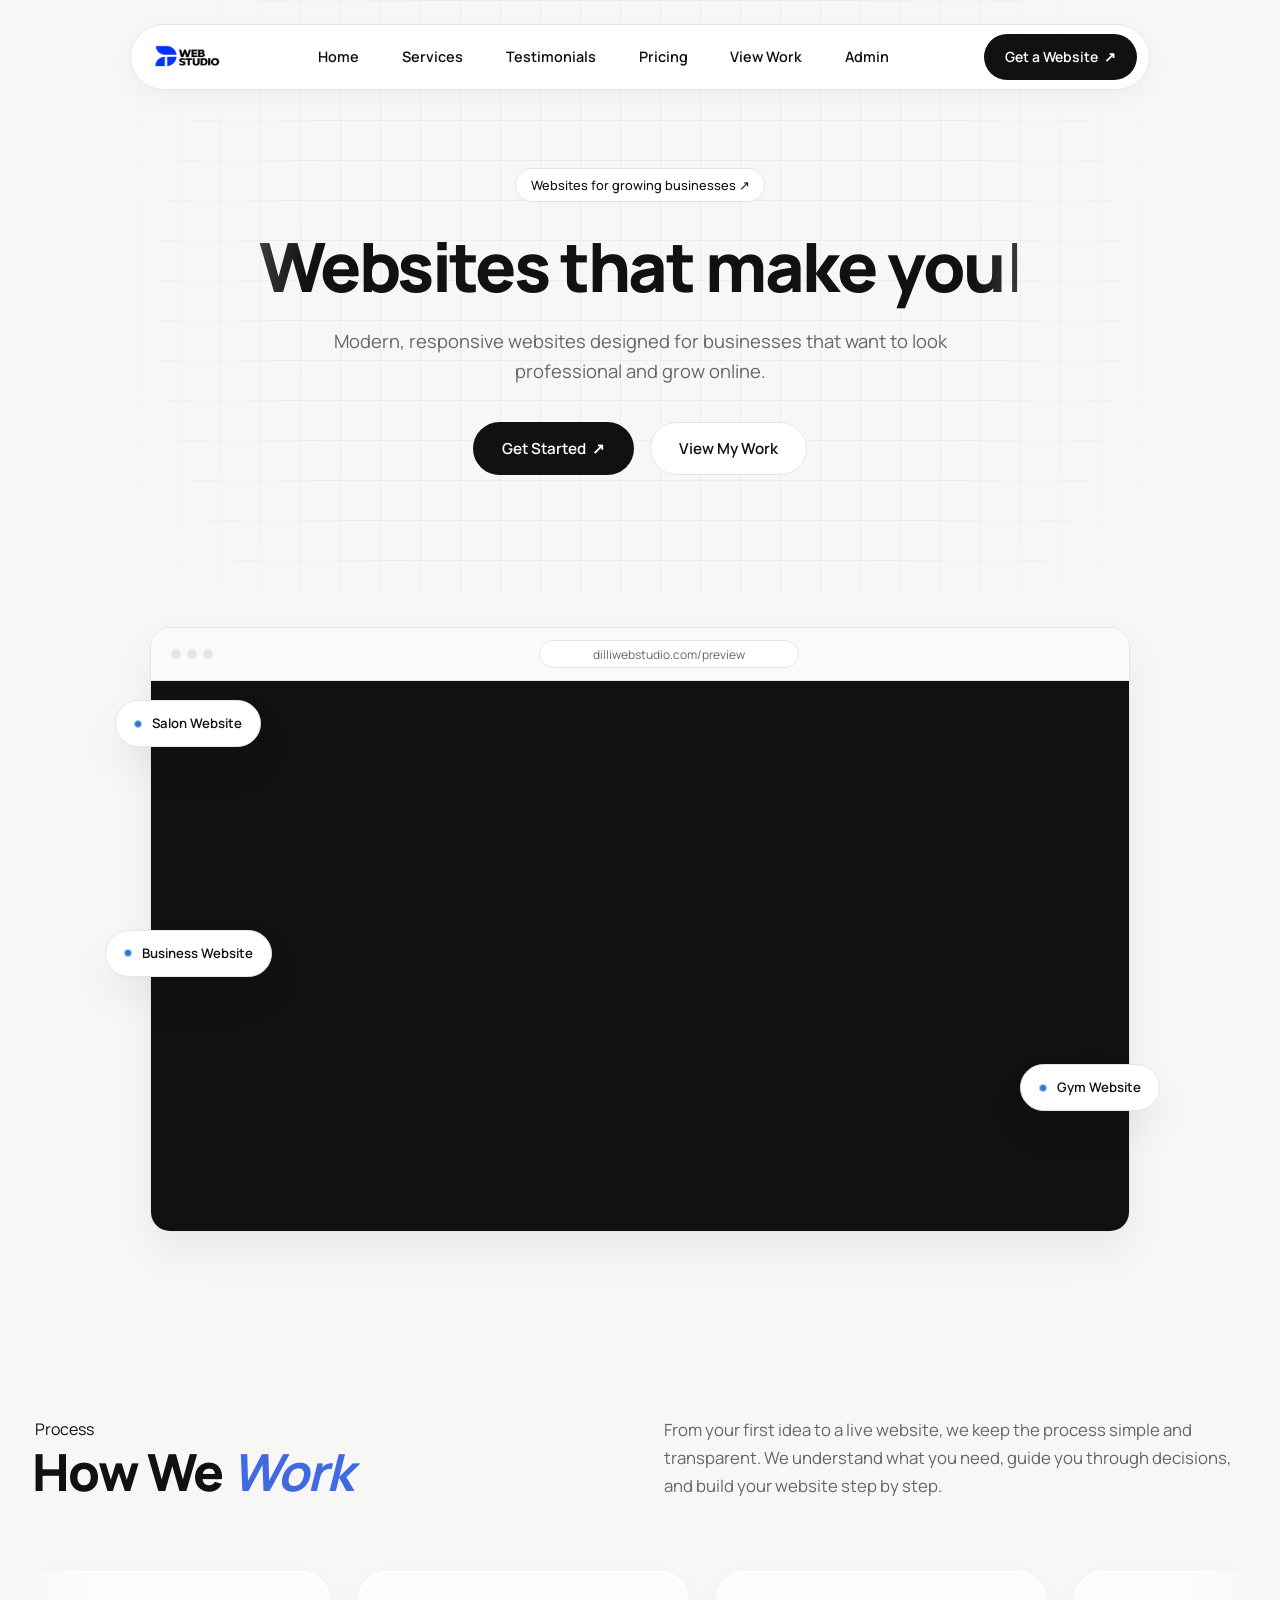
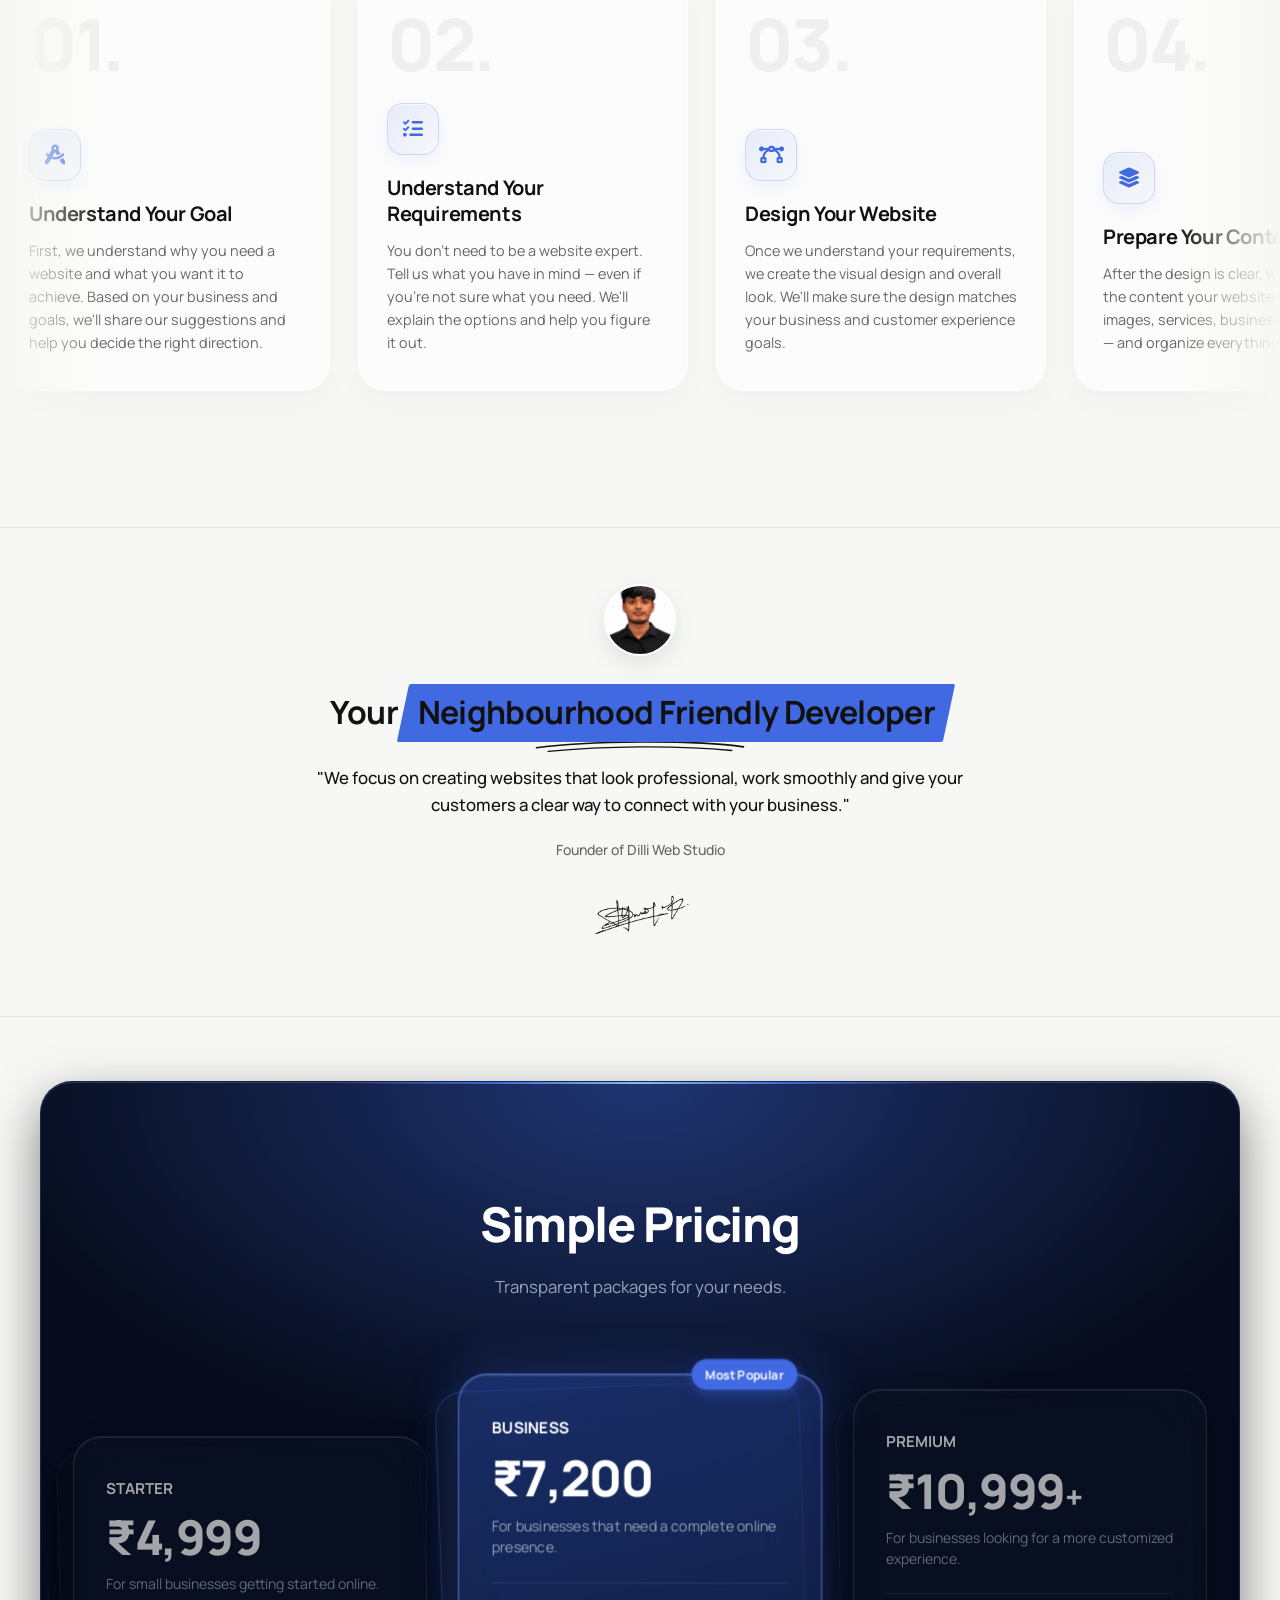
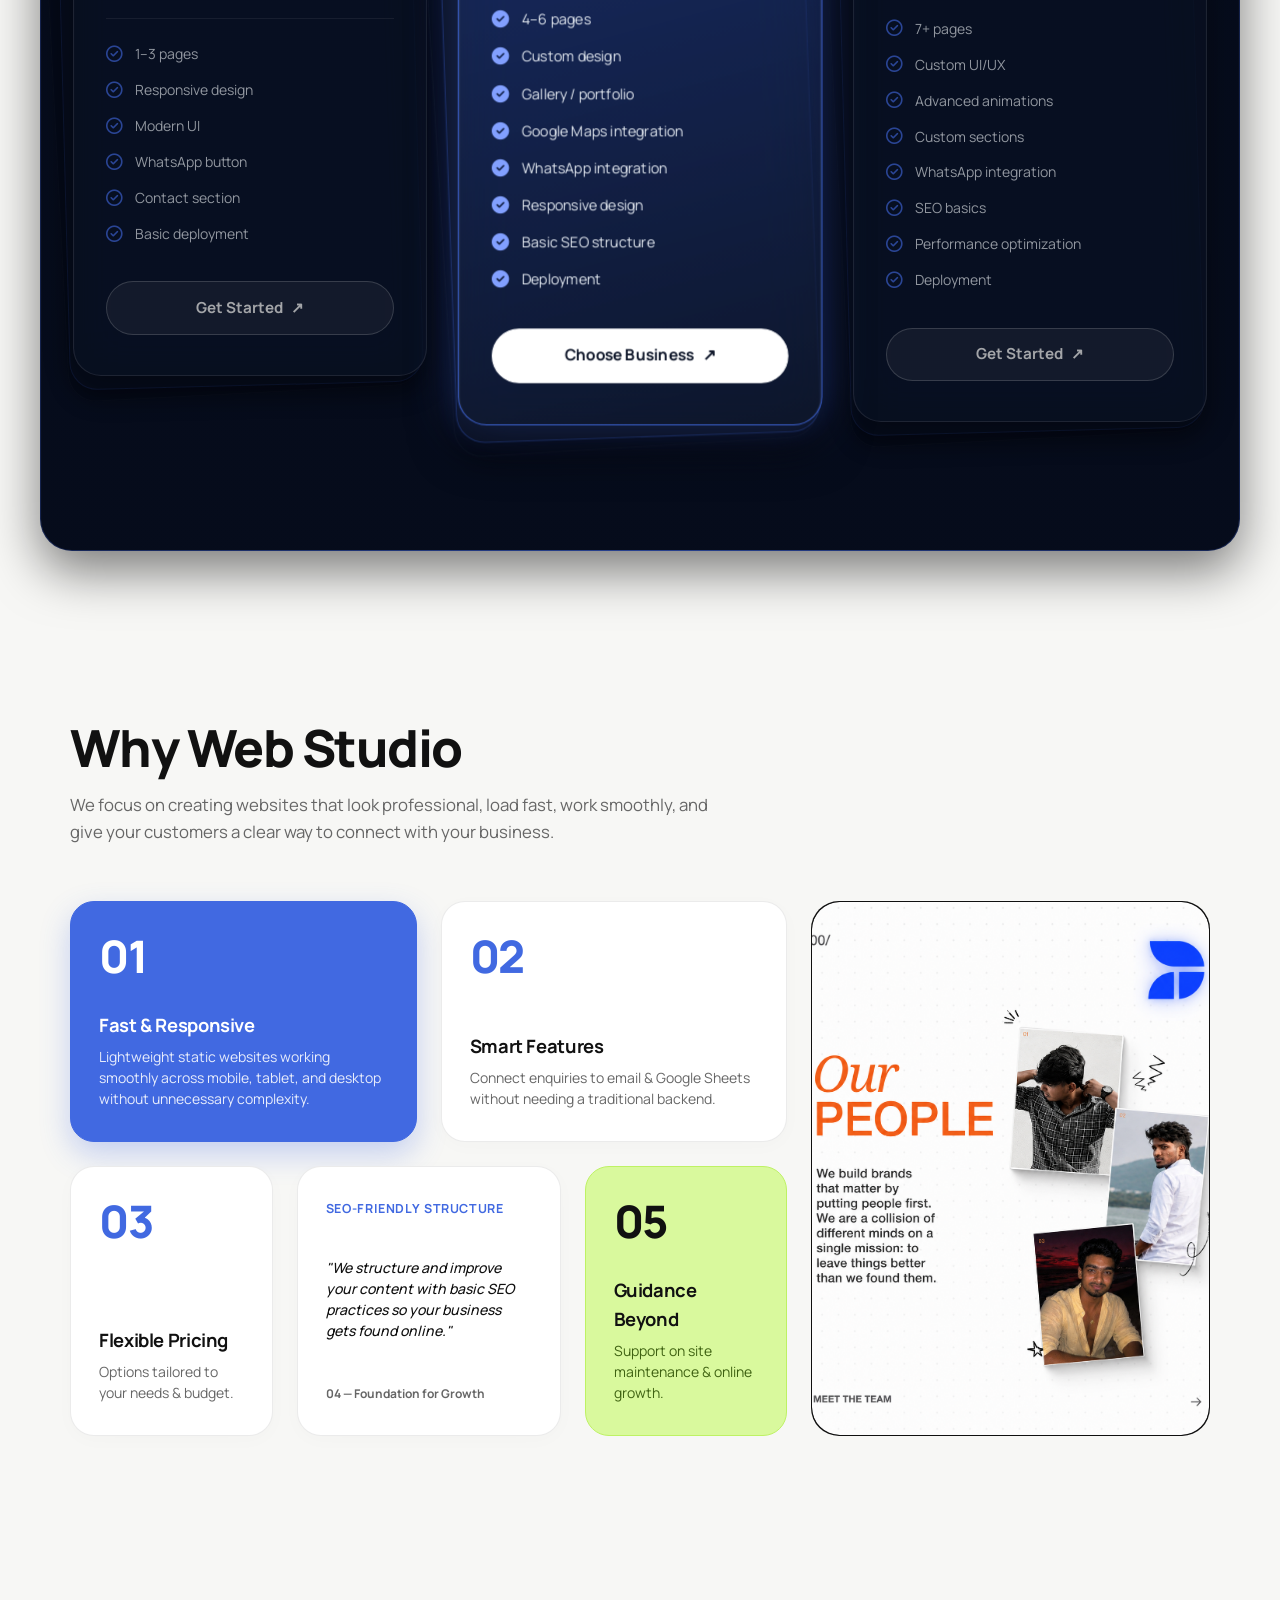
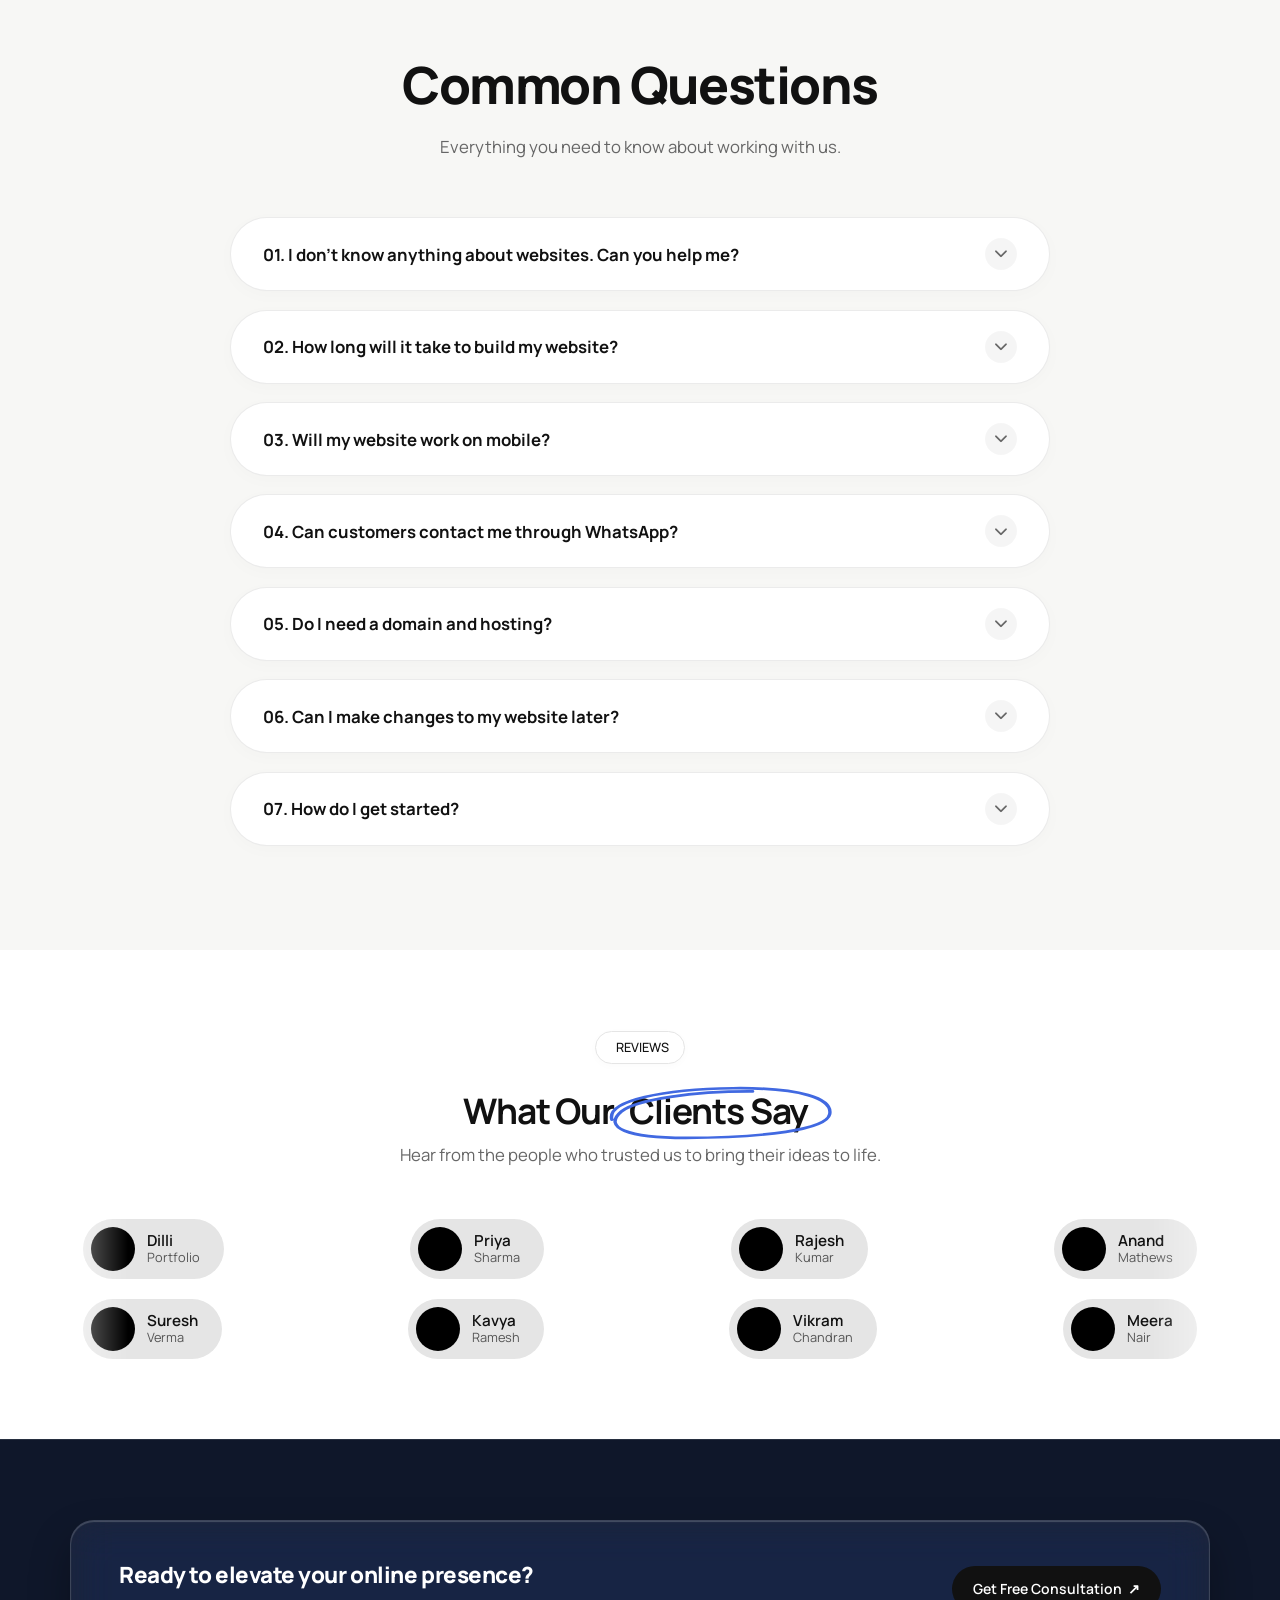
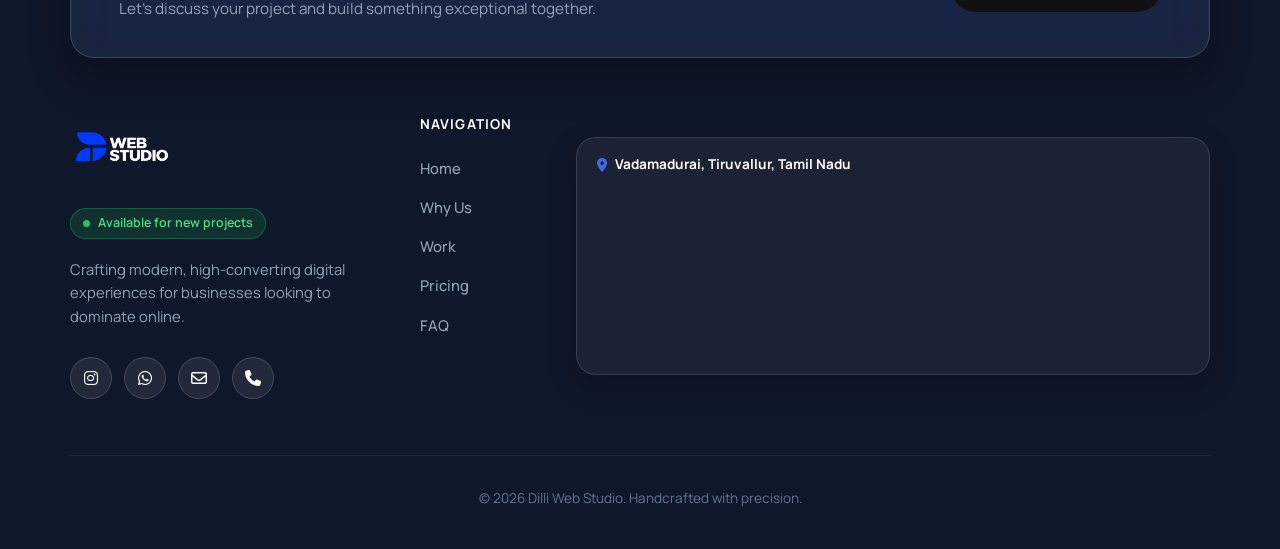
<file: index.html>
<!DOCTYPE html>
<html lang="en">

<head>
    <meta charset="UTF-8" />
    <meta name="viewport" content="width=device-width, initial-scale=1.0" />
    <title>Dilli Web Studio — Websites for Growing Businesses</title>
    <link rel="stylesheet" href="style.css">
    <link rel="stylesheet" href="css/testimonial.css">

    <link rel="stylesheet" href="https://cdnjs.cloudflare.com/ajax/libs/font-awesome/6.5.1/css/all.min.css" />

    <link rel="icon" type="image/png" href="data/WebStudio-FinalLogo2.png">
    <link rel="apple-touch-icon" href="data/WebStudio-FinalLogo2.png">
    <!-- Typography: Manrope -->
    <link rel="preconnect" href="https://fonts.googleapis.com">
    <link rel="preconnect" href="https://fonts.gstatic.com" crossorigin>
    <link href="https://fonts.googleapis.com/css2?family=Manrope:wght@400;500;600;700;800&display=swap"
        rel="stylesheet">
</head>

<body>

    <!-- NAVBAR -->
    <header class="header-nav">
        <div class="nav-pill">
            <a href="#home" class="brand-logo">
                <img src="data/WebStudio-FinalLogo.png" alt="Dilli Web Studio Logo" class="brand-logo-img" />
            </a>

            <ul class="nav-menu" id="navMenu">
                <li><a href="#home" class="nav-link">Home</a></li>
                <li><a href="services.html" class="nav-link">Services</a></li>
                <li><a href="#testimonials" class="nav-link">Testimonials</a></li>
                <li><a href="#pricing" class="nav-link">Pricing</a></li>
                <li><a href="projects.html" class="nav-link">View Work</a></li>
                <li><a href="admin/index.html" class="nav-link">Admin</a></li>
            </ul>

            <div class="nav-actions">
                <a href="message.html" target="_blank" class="btn-pill btn-primary">
                    Get a Website <span class="btn-arrow">↗</span>
                </a>
                <button class="mobile-toggle" id="mobileToggle" aria-label="Toggle Menu">
                    <i class="fa-solid fa-bars"></i>
                </button>
            </div>
        </div>
    </header>

    <main>
        <!-- HERO SECTION -->
        <section id="home" class="hero-section">
            <div class="badge-announcement">
                <span>Websites for growing businesses ↗</span>
            </div>

            <!-- Empty heading container for automatic typing animation -->
            <h1 class="hero-heading">
                <span id="typing-text"></span><span class="typing-cursor">|</span>
            </h1>

            <p class="hero-description">
                Modern, responsive websites designed for businesses that want to look professional and grow online.
            </p>

            <div class="hero-cta-group">
                <a href="https://wa.me/918825858292" target="_blank" class="btn-pill btn-primary">
                    Get Started <span class="btn-arrow">↗</span>
                </a>
                <a href="projects.html" class="btn-pill btn-secondary">View My Work</a>
            </div>
        </section>

        <!-- PRO DUAL-OPTION GLASS NOTIFICATION WIDGET -->
        <div class="pro-whatsapp-widget">

            <!-- Frosted Glass Card -->
            <div class="pro-whatsapp-popup glass-card-theme" id="whatsappPopup">
                <button onclick="closeWhatsApp()" class="popup-close-btn" aria-label="Close notification">
                    <i class="fa-solid fa-xmark"></i>
                </button>

                <div class="popup-header">
                    <div class="popup-avatar-group">
                        <img src="data/pic-of-mee.png" class="popup-avatar-img" alt="Dilli Shankar" />
                        <span class="active-pulse"></span>
                    </div>
                    <div class="popup-meta">
                        <span class="popup-sender">Dilli Shankar</span>
                        <span class="popup-status"><i class="fa-solid fa-circle text-green"></i> Online & Ready to
                            Help</span>
                    </div>
                </div>

                <!-- Tab Option Switcher -->
                <div class="notif-tab-switcher">
                    <button class="notif-tab active" id="tabChatBtn" onclick="switchNotifTab('chat')">
                        <i class="fa-brands fa-whatsapp"></i> Direct Chat
                    </button>
                    <button class="notif-tab" id="tabFormBtn" onclick="switchNotifTab('form')">
                        <i class="fa-solid fa-paper-plane"></i> Quick Inquiry
                    </button>
                </div>

                <!-- View 1: Direct WhatsApp Chat -->
                <div class="notif-tab-content active" id="notifChatView">
                    <div class="popup-body">
                        <p class="popup-message">
                            👋 Hey there! Have a question about your project? Chat directly on WhatsApp.
                        </p>
                    </div>
                    <a href="https://wa.me/918825858292?text=Hi%2C%20I%20would%20like%20to%20discuss%20building%20a%20website!"
                        target="_blank" rel="noopener noreferrer" class="popup-cta-btn wa-bg">
                        <span>Start WhatsApp Chat</span>
                        <i class="fa-brands fa-whatsapp"></i>
                    </a>
                </div>

                <!-- View 2: Lead Submission Form (Google Apps Script) -->
                <div class="notif-tab-content" id="notifFormView">
                    <form id="leadCaptureForm" onsubmit="handleLeadSubmit(event)" class="notif-form">
                        <div class="form-group-sm">
                            <input type="text" id="leadName" name="Name" placeholder="Your Name" required
                                class="notif-input" />
                        </div>
                        <div class="form-group-sm">
                            <input type="tel" id="leadPhone" name="Phone" placeholder="WhatsApp Number" required
                                class="notif-input" />
                        </div>
                        <button type="submit" class="popup-cta-btn blue-bg" id="leadSubmitBtn">
                            <span>Submit Inquiry</span>
                            <i class="fa-solid fa-check"></i>
                        </button>
                        <div id="formSuccessMsg" class="form-success-alert"></div>
                    </form>
                </div>
            </div>

            <!-- Floating Circular Face Trigger -->
            <a href="javascript:void(0)" onclick="toggleNotificationCard()" class="pro-whatsapp-btn"
                aria-label="Contact Dilli Shankar">
                <img src="data/pic-of-mee.png" class="trigger-face-avatar" alt="Dilli Shankar Profile" />
                <span class="btn-wa-icon-badge"><i class="fa-brands fa-whatsapp"></i></span>
                <span class="btn-unread-badge">1</span>
            </a>

        </div>

        <!-- SHOWCASE / VIDEO SECTION -->
        <section id="mywork" class="showcase-section">
            <div class="showcase-wrapper">

                <!-- Floating Accent Badges -->
                <div class="floating-card float-1">
                    <span class="dot-status"></span> Salon Website
                </div>
                <div class="floating-card float-2">
                    <span class="dot-status"></span> Gym Website
                </div>
                <div class="floating-card float-3">
                    <span class="dot-status"></span> Business Website
                </div>

                <!-- Browser Frame with Embedded Video -->
                <div class="browser-frame">
                    <div class="browser-header">
                        <div class="browser-dots">
                            <div class="dot"></div>
                            <div class="dot"></div>
                            <div class="dot"></div>
                        </div>
                        <div class="browser-address">dilliwebstudio.com/preview</div>
                    </div>

                    <!-- Video Viewport -->
                    <div class="mockup-video-container">
                        <video autoplay loop muted playsinline class="showcase-video">
                            <source src="data/demo.mp4" type="video/mp4" />
                            Your browser does not support the video tag.
                        </video>
                    </div>
                </div>

            </div>
        </section>

        <!-- HOW WE WORK SECTION -->
        <section id="ourwork" class="how-it-works-section" id="how-we-work">
            <div class="how-it-works-container">

                <!-- Header -->
                <div class="how-it-works-header">
                    <div class="header-left">
                        <span class="badge-pill">
                            <i class="fa-solid fa-sparkles"></i> Process
                        </span>
                        <h2 class="section-title">How We <em class="highlight-blue-italic">Work</em></h2>
                    </div>
                    <div class="header-right">
                        <p class="section-desc">
                            From your first idea to a live website, we keep the process simple and transparent. We
                            understand what you need, guide you through decisions, and build your website step by step.
                        </p>
                    </div>
                </div>

                <!-- Infinite Auto-Scrolling Glass Track -->
                <div class="process-carousel-wrapper">
                    <div class="process-cards-track">

                        <!-- Set 1 (Original) -->
                        <div class="process-card glass-card">
                            <span class="card-step-num">01.</span>
                            <div class="card-body">
                                <div class="card-icon-glass">
                                    <i class="fa-solid fa-compass-drafting"></i>
                                </div>
                                <h3 class="card-title">Understand Your Goal</h3>
                                <p class="card-text">First, we understand why you need a website and what you want it to
                                    achieve. Based on your business and goals, we'll share our suggestions and help you
                                    decide the right direction.</p>
                            </div>
                        </div>

                        <div class="process-card glass-card">
                            <span class="card-step-num">02.</span>
                            <div class="card-body">
                                <div class="card-icon-glass">
                                    <i class="fa-solid fa-list-check"></i>
                                </div>
                                <h3 class="card-title">Understand Your Requirements</h3>
                                <p class="card-text">You don't need to be a website expert. Tell us what you have in
                                    mind — even if you're not sure what you need. We'll explain the options and help you
                                    figure it out.</p>
                            </div>
                        </div>

                        <div class="process-card glass-card">
                            <span class="card-step-num">03.</span>
                            <div class="card-body">
                                <div class="card-icon-glass">
                                    <i class="fa-solid fa-bezier-curve"></i>
                                </div>
                                <h3 class="card-title">Design Your Website</h3>
                                <p class="card-text">Once we understand your requirements, we create the visual design
                                    and overall look. We'll make sure the design matches your business and customer
                                    experience goals.</p>
                            </div>
                        </div>

                        <div class="process-card glass-card">
                            <span class="card-step-num">04.</span>
                            <div class="card-body">
                                <div class="card-icon-glass">
                                    <i class="fa-solid fa-layer-group"></i>
                                </div>
                                <h3 class="card-title">Prepare Your Content</h3>
                                <p class="card-text">After the design is clear, we'll work on the content your website
                                    needs — text, images, services, business information — and organize everything
                                    properly.</p>
                            </div>
                        </div>

                        <div class="process-card glass-card">
                            <span class="card-step-num">05.</span>
                            <div class="card-body">
                                <div class="card-icon-glass">
                                    <i class="fa-solid fa-laptop-code"></i>
                                </div>
                                <h3 class="card-title">Bring Design to Life</h3>
                                <p class="card-text">Once design and content are ready, we move into development and
                                    build the responsive front-end so your website works smoothly across mobile, tablet,
                                    and desktop.</p>
                            </div>
                        </div>

                        <div class="process-card glass-card">
                            <span class="card-step-num">06.</span>
                            <div class="card-body">
                                <div class="card-icon-glass">
                                    <i class="fa-solid fa-network-wired"></i>
                                </div>
                                <h3 class="card-title">Add Smart Functionality</h3>
                                <p class="card-text">We can add useful features using Google Apps Script — such as
                                    contact form submissions, email notifications, and sending enquiry data directly to
                                    Google Sheets.</p>
                            </div>
                        </div>

                        <div class="process-card glass-card">
                            <span class="card-step-num">07.</span>
                            <div class="card-body">
                                <div class="card-icon-glass">
                                    <i class="fa-solid fa-paper-plane"></i>
                                </div>
                                <h3 class="card-title">Launch Your Website</h3>
                                <p class="card-text">Once everything is tested and you're happy with the result, we'll
                                    help get your website live with the appropriate hosting and deployment setup based
                                    on your requirements.</p>
                            </div>
                        </div>

                        <!-- Set 2 (Duplicated for Seamless Infinite Loop) -->
                        <div class="process-card glass-card" aria-hidden="true">
                            <span class="card-step-num">01.</span>
                            <div class="card-body">
                                <div class="card-icon-glass">
                                    <i class="fa-solid fa-compass-drafting"></i>
                                </div>
                                <h3 class="card-title">Understand Your Goal</h3>
                                <p class="card-text">First, we understand why you need a website and what you want it to
                                    achieve. Based on your business and goals, we'll share our suggestions and help you
                                    decide the right direction.</p>
                            </div>
                        </div>

                        <div class="process-card glass-card" aria-hidden="true">
                            <span class="card-step-num">02.</span>
                            <div class="card-body">
                                <div class="card-icon-glass">
                                    <i class="fa-solid fa-list-check"></i>
                                </div>
                                <h3 class="card-title">Understand Your Requirements</h3>
                                <p class="card-text">You don't need to be a website expert. Tell us what you have in
                                    mind — even if you're not sure what you need. We'll explain the options and help you
                                    figure it out.</p>
                            </div>
                        </div>

                        <div class="process-card glass-card" aria-hidden="true">
                            <span class="card-step-num">03.</span>
                            <div class="card-body">
                                <div class="card-icon-glass">
                                    <i class="fa-solid fa-bezier-curve"></i>
                                </div>
                                <h3 class="card-title">Design Your Website</h3>
                                <p class="card-text">Once we understand your requirements, we create the visual design
                                    and overall look. We'll make sure the design matches your business and customer
                                    experience goals.</p>
                            </div>
                        </div>

                        <div class="process-card glass-card" aria-hidden="true">
                            <span class="card-step-num">04.</span>
                            <div class="card-body">
                                <div class="card-icon-glass">
                                    <i class="fa-solid fa-layer-group"></i>
                                </div>
                                <h3 class="card-title">Prepare Your Content</h3>
                                <p class="card-text">After the design is clear, we'll work on the content your website
                                    needs — text, images, services, business information — and organize everything
                                    properly.</p>
                            </div>
                        </div>

                        <div class="process-card glass-card" aria-hidden="true">
                            <span class="card-step-num">05.</span>
                            <div class="card-body">
                                <div class="card-icon-glass">
                                    <i class="fa-solid fa-laptop-code"></i>
                                </div>
                                <h3 class="card-title">Bring Design to Life</h3>
                                <p class="card-text">Once design and content are ready, we move into development and
                                    build the responsive front-end so your website works smoothly across mobile, tablet,
                                    and desktop.</p>
                            </div>
                        </div>

                        <div class="process-card glass-card" aria-hidden="true">
                            <span class="card-step-num">06.</span>
                            <div class="card-body">
                                <div class="card-icon-glass">
                                    <i class="fa-solid fa-network-wired"></i>
                                </div>
                                <h3 class="card-title">Add Smart Functionality</h3>
                                <p class="card-text">We can add useful features using Google Apps Script — such as
                                    contact form submissions, email notifications, and sending enquiry data directly to
                                    Google Sheets.</p>
                            </div>
                        </div>

                        <div class="process-card glass-card" aria-hidden="true">
                            <span class="card-step-num">07.</span>
                            <div class="card-body">
                                <div class="card-icon-glass">
                                    <i class="fa-solid fa-paper-plane"></i>
                                </div>
                                <h3 class="card-title">Launch Your Website</h3>
                                <p class="card-text">Once everything is tested and you're happy with the result, we'll
                                    help get your website live with the appropriate hosting and deployment setup based
                                    on your requirements.</p>
                            </div>
                        </div>

                    </div>
                </div>

            </div>
        </section>

        <!-- SOCIAL PROOF SECTION -->
        <section class="social-proof-section reveal-on-scroll">
            <div class="proof-container">
                <div class="avatar-wrapper">
                    <img src="data/pic-of-mee.png" class="proof-avatar" alt="Dilli Shankar" />
                </div>

                <h3 class="proof-title">
                    Your <span class="highlight-skew">Neighbourhood Friendly Developer</span>
                    <svg class="underline-stroke" viewBox="0 0 240 20" fill="none" xmlns="http://www.w3.org/2000/svg">
                        <path d="M5 12 C 60 4, 180 3, 235 11" stroke="#111111" stroke-width="1.8"
                            stroke-linecap="round" />
                        <path d="M18 16 C 80 10, 160 9, 222 15" stroke="#111111" stroke-width="1.4"
                            stroke-linecap="round" />
                    </svg>
                </h3>
                <blockquote class="proof-quote">
                    "We focus on creating websites that look professional, work smoothly and give your customers a clear
                    way to connect with your business."
                </blockquote>

                <div class="proof-author-wrapper">
                    <p class="proof-author">Founder of Dilli Web Studio</p>
                    <img src="data/signature.png" alt="Dilli Shankar Signature" class="proof-signature" />
                </div>
            </div>
        </section>

        <!-- PRICING SECTION (STACKED DECK INTERACTION) -->
        <section class="pricing-section" id="pricing">
            <div class="pricing-header">
                <h2 class="pricing-heading">Simple Pricing</h2>
                <p class="pricing-subheading">Transparent packages for your needs.</p>
            </div>

            <div class="pricing-grid" id="pricingDeck">

                <!-- STARTER CARD -->
                <div class="stacked-card-wrapper" onclick="selectPricingCard(this, event)">
                    <div class="pricing-card">
                        <div class="card-top">
                            <span class="plan-tag">STARTER</span>
                            <div class="price-val">₹4,999</div>
                            <p class="plan-desc">For small businesses getting started online.</p>
                        </div>

                        <ul class="features-list">
                            <li><i class="fa-regular fa-circle-check"></i> 1–3 pages</li>
                            <li><i class="fa-regular fa-circle-check"></i> Responsive design</li>
                            <li><i class="fa-regular fa-circle-check"></i> Modern UI</li>
                            <li><i class="fa-regular fa-circle-check"></i> WhatsApp button</li>
                            <li><i class="fa-regular fa-circle-check"></i> Contact section</li>
                            <li><i class="fa-regular fa-circle-check"></i> Basic deployment</li>
                        </ul>

                        <a href="https://wa.me/918825858292?text=Hi%2C%20I%20am%20interested%20in%20the%20Starter%20Package!"
                            target="_blank" class="btn-card outline">
                            Get Started <span class="btn-arrow">↗</span>
                        </a>
                    </div>
                </div>

                <!-- BUSINESS CARD (DEFAULT ACTIVE / FRONT) -->
                <div class="stacked-card-wrapper popular active" onclick="selectPricingCard(this, event)">
                    <span class="badge-popular">Most Popular</span>
                    <div class="pricing-card">
                        <div class="card-top">
                            <span class="plan-tag">BUSINESS</span>
                            <div class="price-val">₹7,200</div>
                            <p class="plan-desc">For businesses that need a complete online presence.</p>
                        </div>

                        <ul class="features-list">
                            <li><i class="fa-solid fa-circle-check"></i> 4–6 pages</li>
                            <li><i class="fa-solid fa-circle-check"></i> Custom design</li>
                            <li><i class="fa-solid fa-circle-check"></i> Gallery / portfolio</li>
                            <li><i class="fa-solid fa-circle-check"></i> Google Maps integration</li>
                            <li><i class="fa-solid fa-circle-check"></i> WhatsApp integration</li>
                            <li><i class="fa-solid fa-circle-check"></i> Responsive design</li>
                            <li><i class="fa-solid fa-circle-check"></i> Basic SEO structure</li>
                            <li><i class="fa-solid fa-circle-check"></i> Deployment</li>
                        </ul>

                        <a href="https://wa.me/918825858292?text=Hi%2C%20I%20am%20interested%20in%20the%20Business%20Package!"
                            target="_blank" class="btn-card solid-white">
                            Choose Business <span class="btn-arrow">↗</span>
                        </a>
                    </div>
                </div>

                <!-- PREMIUM CARD -->
                <div class="stacked-card-wrapper" onclick="selectPricingCard(this, event)">
                    <div class="pricing-card">
                        <div class="card-top">
                            <span class="plan-tag">PREMIUM</span>
                            <div class="price-val">₹10,999<span class="plus-sign">+</span></div>
                            <p class="plan-desc">For businesses looking for a more customized experience.</p>
                        </div>

                        <ul class="features-list">
                            <li><i class="fa-regular fa-circle-check"></i> 7+ pages</li>
                            <li><i class="fa-regular fa-circle-check"></i> Custom UI/UX</li>
                            <li><i class="fa-regular fa-circle-check"></i> Advanced animations</li>
                            <li><i class="fa-regular fa-circle-check"></i> Custom sections</li>
                            <li><i class="fa-regular fa-circle-check"></i> WhatsApp integration</li>
                            <li><i class="fa-regular fa-circle-check"></i> SEO basics</li>
                            <li><i class="fa-regular fa-circle-check"></i> Performance optimization</li>
                            <li><i class="fa-regular fa-circle-check"></i> Deployment</li>
                        </ul>

                        <a href="https://wa.me/918825858292?text=Hi%2C%20I%20am%20interested%20in%20the%20Premium%20Package!"
                            target="_blank" class="btn-card outline">
                            Get Started <span class="btn-arrow">↗</span>
                        </a>
                    </div>
                </div>

            </div>
        </section>


        <!-- WHY DILLI WEB STUDIO (BENTO SECTION) -->
        <section id=Whyus class="why-us-section reveal-on-scroll">
            <div class="why-us-container">

                <!-- Header -->
                <div class="why-us-header">
                    <h2 class="why-us-title">Why Web Studio</h2>
                    <p class="why-us-subtitle">
                        We focus on creating websites that look professional, load fast, work smoothly, and give your
                        customers a clear way to connect with your business.
                    </p>
                </div>

                <!-- Bento Grid Layout -->
                <div class="why-us-bento-grid">

                    <!-- Left & Middle Grid Content Area -->
                    <div class="bento-left-group">

                        <!-- Row 1 Cards -->
                        <div class="bento-row">

                            <!-- Highlighted Blue Rectangle Card (01) -->
                            <div class="bento-card card-highlight-blue">
                                <div class="card-num-stat">01</div>
                                <div class="card-footer-info">
                                    <h3 class="bento-card-title">Fast & Responsive</h3>
                                    <p class="bento-card-desc">Lightweight static websites working smoothly across
                                        mobile, tablet, and desktop without unnecessary complexity.</p>
                                </div>
                            </div>

                            <!-- White Card (02) -->
                            <div class="bento-card card-light">
                                <div class="card-num-stat text-blue">02</div>
                                <div class="card-footer-info">
                                    <h3 class="bento-card-title">Smart Features</h3>
                                    <p class="bento-card-desc">Connect enquiries to email & Google Sheets without
                                        needing a traditional backend.</p>
                                </div>
                            </div>
                        </div>

                        <!-- Row 2 Cards -->
                        <div class="bento-row row-three-cols">
                            <!-- Card 03 -->
                            <div class="bento-card card-light">
                                <div class="card-num-stat text-blue">03</div>
                                <div class="card-footer-info">
                                    <h3 class="bento-card-title">Flexible Pricing</h3>
                                    <p class="bento-card-desc">Options tailored to your needs & budget.</p>
                                </div>
                            </div>

                            <!-- Card 04: Quote / Content Box -->
                            <div class="bento-card card-light">
                                <span class="quote-label">SEO-Friendly Structure</span>
                                <blockquote class="bento-quote">
                                    "We structure and improve your content with basic SEO practices so your business
                                    gets found online."
                                </blockquote>
                                <span class="quote-author">04 — Foundation for Growth</span>
                            </div>

                            <!-- Highlighted Lime Accent Card (05) -->
                            <div class="bento-card card-highlight-lime">
                                <div class="card-num-stat text-dark">05</div>
                                <div class="card-footer-info">
                                    <h3 class="bento-card-title">Guidance Beyond</h3>
                                    <p class="bento-card-desc">Support on site maintenance & online growth.</p>
                                </div>
                            </div>
                        </div>

                    </div>

                    <!-- Right Column Image Card (Add your image here) -->
                    <div class="bento-card card-image-showcase">
                        <img src="data/poster.png" alt="Dilli Web Studio Team" class="bento-img" />
                    </div>

                </div>

            </div>
        </section>


        <!-- COMMON QUESTIONS (FAQ) SECTION -->
        <section id="f&q" class="faq-section reveal-on-scroll" id="faq">
            <div class="faq-container">

                <div class="faq-header">
                    <h2 class="faq-title">Common Questions</h2>
                    <p class="faq-subheading">Everything you need to know about working with us.</p>
                </div>

                <div class="faq-accordion">

                    <!-- Item 01 -->
                    <div class="faq-item">
                        <button class="faq-question" onclick="toggleFaq(this)">
                            <span>01. I don't know anything about websites. Can you help me?</span>
                            <div class="faq-icon-wrapper">
                                <i class="fa-solid fa-chevron-down faq-icon"></i>
                            </div>
                        </button>
                        <div class="faq-answer">
                            <div class="faq-answer-inner">
                                <p>Of course. 😊 You don't need any technical knowledge. Just tell us about your
                                    business and what you need. We'll explain everything in simple terms and guide you
                                    through the process.</p>
                            </div>
                        </div>
                    </div>

                    <!-- Item 02 -->
                    <div class="faq-item">
                        <button class="faq-question" onclick="toggleFaq(this)">
                            <span>02. How long will it take to build my website?</span>
                            <div class="faq-icon-wrapper">
                                <i class="fa-solid fa-chevron-down faq-icon"></i>
                            </div>
                        </button>
                        <div class="faq-answer">
                            <div class="faq-answer-inner">
                                <p>A simple website can usually be completed within a few days. More customized websites
                                    may take longer. We'll discuss the expected timeline before starting.</p>
                            </div>
                        </div>
                    </div>

                    <!-- Item 03 -->
                    <div class="faq-item">
                        <button class="faq-question" onclick="toggleFaq(this)">
                            <span>03. Will my website work on mobile?</span>
                            <div class="faq-icon-wrapper">
                                <i class="fa-solid fa-chevron-down faq-icon"></i>
                            </div>
                        </button>
                        <div class="faq-answer">
                            <div class="faq-answer-inner">
                                <p>Yes. Every website we build is designed to work smoothly on mobile, tablet, laptop
                                    and desktop.</p>
                            </div>
                        </div>
                    </div>

                    <!-- Item 04 -->
                    <div class="faq-item">
                        <button class="faq-question" onclick="toggleFaq(this)">
                            <span>04. Can customers contact me through WhatsApp?</span>
                            <div class="faq-icon-wrapper">
                                <i class="fa-solid fa-chevron-down faq-icon"></i>
                            </div>
                        </button>
                        <div class="faq-answer">
                            <div class="faq-answer-inner">
                                <p>Yes. We can add WhatsApp buttons so customers can contact your business directly from
                                    your website with a pre-filled enquiry message.</p>
                            </div>
                        </div>
                    </div>

                    <!-- Item 05 -->
                    <div class="faq-item">
                        <button class="faq-question" onclick="toggleFaq(this)">
                            <span>05. Do I need a domain and hosting?</span>
                            <div class="faq-icon-wrapper">
                                <i class="fa-solid fa-chevron-down faq-icon"></i>
                            </div>
                        </button>
                        <div class="faq-answer">
                            <div class="faq-answer-inner">
                                <p>Yes, your website needs a domain and hosting to be available online. If you're not
                                    familiar with them, don't worry — we'll explain what you need and guide you through
                                    the setup.</p>
                            </div>
                        </div>
                    </div>

                    <!-- Item 06 -->
                    <div class="faq-item">
                        <button class="faq-question" onclick="toggleFaq(this)">
                            <span>06. Can I make changes to my website later?</span>
                            <div class="faq-icon-wrapper">
                                <i class="fa-solid fa-chevron-down faq-icon"></i>
                            </div>
                        </button>
                        <div class="faq-answer">
                            <div class="faq-answer-inner">
                                <p>Yes. You can update things like services, prices, images and business information
                                    whenever needed. Just contact us when you need an update.</p>
                            </div>
                        </div>
                    </div>

                    <!-- Item 07 -->
                    <div class="faq-item">
                        <button class="faq-question" onclick="toggleFaq(this)">
                            <span>07. How do I get started?</span>
                            <div class="faq-icon-wrapper">
                                <i class="fa-solid fa-chevron-down faq-icon"></i>
                            </div>
                        </button>
                        <div class="faq-answer">
                            <div class="faq-answer-inner">
                                <p>It's simple. Tell us about your business and the kind of website you're looking for.
                                    We'll discuss your requirements, recommend a suitable option and take it from there.
                                </p>
                            </div>
                        </div>
                    </div>

                </div>
            </div>
        </section>



        <!-- TESTIMONIALS SECTION -->
        <section id="testimonials" class="testimonials-section">
            <div class="testimonials-header">
                <div class="badge-announcement">
                    <span class="badge-dot"></span> REVIEWS
                </div>
                <h2 class="section-title">
                    What Our
                    <span class="hand-circled">
                        Clients Say
                        <svg class="pen-circle" viewBox="0 0 250 80" preserveAspectRatio="none">
                            <path
                                d="M 15,45 C 10,20 70,8 140,10 C 210,12 242,28 238,48 C 234,68 170,75 90,72 C 30,69 5,55 25,35 C 40,20 100,12 160,15"
                                fill="none" stroke="#4169E1" stroke-width="3.5" stroke-linecap="round"
                                stroke-linejoin="round" />
                        </svg>
                    </span>
                </h2>
                <p class="section-desc">Hear from the people who trusted us to bring their ideas to life.</p>
            </div>
            </div>

            <div class="marquee-wrapper">
                <!-- Row 1: Right to Left -->
                <div class="marquee-track marquee-left">
                    <div class="marquee-content">
                        <div class="testimonial-capsule"
                            onclick="openModal('Dilli Portfolio', 'Working with Dilli was an absolute breeze. The site speed and UI design exceeded all expectations!', 'DP', 'Client / Founder')">
                            <div class="avatar-circle"></div>
                            <div class="capsule-info">
                                <span class="client-name">Dilli</span>
                                <span class="client-title">Portfolio</span>
                            </div>
                        </div>
                        <div class="testimonial-capsule"
                            onclick="openModal('Priya Sharma', 'The custom design and smooth animations brought our brand to life. Highly recommended!', 'PS', 'Boutique Owner')">
                            <div class="avatar-circle"></div>
                            <div class="capsule-info">
                                <span class="client-name">Priya</span>
                                <span class="client-title">Sharma</span>
                            </div>
                        </div>
                        <div class="testimonial-capsule"
                            onclick="openModal('Rajesh Kumar', 'Exceptional service and quick delivery. The lead generation setup boosted our sales directly.', 'RK', 'Tech Founder')">
                            <div class="avatar-circle"></div>
                            <div class="capsule-info">
                                <span class="client-name">Rajesh</span>
                                <span class="client-title">Kumar</span>
                            </div>
                        </div>
                        <div class="testimonial-capsule"
                            onclick="openModal('Anand M', 'Clean code, modern UI, and absolute professionalism throughout the project.', 'AM', 'Startup Lead')">
                            <div class="avatar-circle"></div>
                            <div class="capsule-info">
                                <span class="client-name">Anand</span>
                                <span class="client-title">Mathews</span>
                            </div>
                        </div>
                    </div>
                    <!-- Duplicate content for seamless infinite looping -->
                    <div class="marquee-content" aria-hidden="true">
                        <div class="testimonial-capsule"
                            onclick="openModal('Dilli Portfolio', 'Working with Dilli was an absolute breeze. The site speed and UI design exceeded all expectations!', 'DP', 'Client / Founder')">
                            <div class="avatar-circle"></div>
                            <div class="capsule-info">
                                <span class="client-name">Dilli</span>
                                <span class="client-title">Portfolio</span>
                            </div>
                        </div>
                        <div class="testimonial-capsule"
                            onclick="openModal('Priya Sharma', 'The custom design and smooth animations brought our brand to life. Highly recommended!', 'PS', 'Boutique Owner')">
                            <div class="avatar-circle"></div>
                            <div class="capsule-info">
                                <span class="client-name">Priya</span>
                                <span class="client-title">Sharma</span>
                            </div>
                        </div>
                        <div class="testimonial-capsule"
                            onclick="openModal('Rajesh Kumar', 'Exceptional service and quick delivery. The lead generation setup boosted our sales directly.', 'RK', 'Tech Founder')">
                            <div class="avatar-circle"></div>
                            <div class="capsule-info">
                                <span class="client-name">Rajesh</span>
                                <span class="client-title">Kumar</span>
                            </div>
                        </div>
                        <div class="testimonial-capsule"
                            onclick="openModal('Anand M', 'Clean code, modern UI, and absolute professionalism throughout the project.', 'AM', 'Startup Lead')">
                            <div class="avatar-circle"></div>
                            <div class="capsule-info">
                                <span class="client-name">Anand</span>
                                <span class="client-title">Mathews</span>
                            </div>
                        </div>
                    </div>
                </div>

                <!-- Row 2: Left to Right -->
                <div class="marquee-track marquee-right">
                    <div class="marquee-content">
                        <div class="testimonial-capsule"
                            onclick="openModal('Suresh V', 'The attention to detail and responsiveness made this project a huge success.', 'SV', 'E-commerce Owner')">
                            <div class="avatar-circle"></div>
                            <div class="capsule-info">
                                <span class="client-name">Suresh</span>
                                <span class="client-title">Verma</span>
                            </div>
                        </div>
                        <div class="testimonial-capsule"
                            onclick="openModal('Kavya R', 'Loved the minimalist Apple-inspired aesthetic. Exactly what our business needed.', 'KR', 'Creative Director')">
                            <div class="avatar-circle"></div>
                            <div class="capsule-info">
                                <span class="client-name">Kavya</span>
                                <span class="client-title">Ramesh</span>
                            </div>
                        </div>
                        <div class="testimonial-capsule"
                            onclick="openModal('Vikram C', 'Fast, reliable, and super clean design work. Will definitely hire again.', 'VC', 'Product Manager')">
                            <div class="avatar-circle"></div>
                            <div class="capsule-info">
                                <span class="client-name">Vikram</span>
                                <span class="client-title">Chandran</span>
                            </div>
                        </div>
                        <div class="testimonial-capsule"
                            onclick="openModal('Meera N', 'Transformed our outdated website into a sleek, high-converting digital platform.', 'MN', 'Agency Owner')">
                            <div class="avatar-circle"></div>
                            <div class="capsule-info">
                                <span class="client-name">Meera</span>
                                <span class="client-title">Nair</span>
                            </div>
                        </div>
                    </div>
                    <!-- Duplicate content for seamless infinite looping -->
                    <div class="marquee-content" aria-hidden="true">
                        <div class="testimonial-capsule"
                            onclick="openModal('Suresh V', 'The attention to detail and responsiveness made this project a huge success.', 'SV', 'E-commerce Owner')">
                            <div class="avatar-circle"></div>
                            <div class="capsule-info">
                                <span class="client-name">Suresh</span>
                                <span class="client-title">Verma</span>
                            </div>
                        </div>
                        <div class="testimonial-capsule"
                            onclick="openModal('Kavya R', 'Loved the minimalist Apple-inspired aesthetic. Exactly what our business needed.', 'KR', 'Creative Director')">
                            <div class="avatar-circle"></div>
                            <div class="capsule-info">
                                <span class="client-name">Kavya</span>
                                <span class="client-title">Ramesh</span>
                            </div>
                        </div>
                        <div class="testimonial-capsule"
                            onclick="openModal('Vikram C', 'Fast, reliable, and super clean design work. Will definitely hire again.', 'VC', 'Product Manager')">
                            <div class="avatar-circle"></div>
                            <div class="capsule-info">
                                <span class="client-name">Vikram</span>
                                <span class="client-title">Chandran</span>
                            </div>
                        </div>
                        <div class="testimonial-capsule"
                            onclick="openModal('Meera N', 'Transformed our outdated website into a sleek, high-converting digital platform.', 'MN', 'Agency Owner')">
                            <div class="avatar-circle"></div>
                            <div class="capsule-info">
                                <span class="client-name">Meera</span>
                                <span class="client-title">Nair</span>
                            </div>
                        </div>
                    </div>
                </div>
            </div>
        </section>

        <!-- GLASSPOPUP MODAL -->
        <div id="testimonialModal" class="modal-overlay" onclick="closeModalOnOverlay(event)">
            <div class="modal-glass-card">
                <button class="modal-close-btn" onclick="closeModal()">&times;</button>
                <div class="modal-stars">★★★★★</div>
                <p id="modalQuote" class="modal-quote"></p>
                <div class="modal-author">
                    <div id="modalAvatar" class="modal-avatar"></div>
                    <div>
                        <h4 id="modalName" class="modal-name"></h4>
                        <span id="modalRole" class="modal-role"></span>
                    </div>
                </div>
            </div>
        </div>
    </main>

    <!-- PREMIUM AGENCY FOOTER -->
    <footer class="footer-section">
        <div class="footer-container">
            <!-- 1. Floating Glass CTA Banner -->
            <div class="footer-cta-card glass-cta-card">
                <div class="cta-content">
                    <h3>Ready to elevate your online presence?</h3>
                    <p>Let's discuss your project and build something exceptional together.</p>
                </div>
                <a href="https://wa.me/918825858292?text=Hi%2C%20I%20would%20like%20to%20get%20a%20free%20consultation!"
                    target="_blank" class="btn-pill btn-primary">
                    Get Free Consultation <span class="btn-arrow">↗</span>
                </a>
            </div>

            <!-- 2. Balanced 2-Column Main Footer Grid -->
            <div class="footer-main-content">

                <!-- Left Column: Brand Info + Navigation -->
                <div class="footer-left-wrapper">
                    <!-- FOOTER BRAND COLUMN -->
                    <div class="footer-brand-col">
                        <a href="#" class="brand-logo">
                            <img src="data/WebStudio-FinalLogo1.png" alt="Dilli Web Studio Logo"
                                class="brand-logo-img" />
                        </a>

                        <div class="availability-badge">
                            <span class="pulse-dot"></span>
                            <span>Available for new projects</span>
                        </div>

                        <p class="footer-desc">
                            Crafting modern, high-converting digital experiences for businesses looking to dominate
                            online.
                        </p>

                        <div class="footer-social-icons">
                            <a href="https://instagram.com" target="_blank" class="social-btn" aria-label="Instagram">
                                <i class="fa-brands fa-instagram"></i>
                            </a>
                            <a href="https://wa.me/918825858292" target="_blank" class="social-btn"
                                aria-label="WhatsApp">
                                <i class="fa-brands fa-whatsapp"></i>
                            </a>
                            <a href="mailto:hello@dilliwebstudio.com" class="social-btn" aria-label="Email">
                                <i class="fa-regular fa-envelope"></i>
                            </a>
                            <a href="tel:+918825858292" class="social-btn" aria-label="Contact Call">
                                <i class="fa-solid fa-phone"></i>
                            </a>
                        </div>
                    </div>

                    <div class="footer-nav-col">
                        <h4 class="footer-title">Navigation</h4>
                        <ul>
                            <li><a href="#">Home</a></li>
                            <li><a href="#Whyus">Why Us</a></li>
                            <li><a href="#ourwork">Work</a></li>
                            <li><a href="#pricing">Pricing</a></li>
                            <li><a href="#f&q">FAQ</a></li>
                        </ul>
                    </div>
                </div>

                <!-- Right Column: Aesthetic Working Map Card -->
                <div class="footer-map-col">
                    <div class="map-card-wrapper">
                        <div class="map-card-header">
                            <i class="fa-solid fa-location-dot map-icon"></i>
                            <span>Vadamadurai, Tiruvallur, Tamil Nadu</span>
                        </div>
                        <div class="map-frame-container">
                            <iframe
                                src="https://www.google.com/maps/embed?pb=!1m14!1m8!1m3!1d995633.7529059132!2d80.6243349!3d12.8952213!3m2!1i1024!2i768!4f13.1!3m3!1m2!1s0x3a52811a87b71831%3A0x5bb26903561a7328!2sVadamadurai%2C%20Tamil%20Nadu!5e0!3m2!1sen!2sin!4v1786488352959!5m2!1sen!2sin"
                                width="600" height="450" style="border:0;" allowfullscreen="" loading="lazy"
                                referrerpolicy="strict-origin-when-cross-origin"></iframe>
                        </div>
                    </div>
                </div>

            </div>

            <!-- 3. Bottom Bar -->
            <div class="footer-bottom">
                <p class="footer-copyright">
                    © 2026 Dilli Web Studio. Handcrafted with precision.
                </p>
            </div>

        </div>
    </footer>

    <script src="scripts.js"></script>
</body>

</html>
</file>
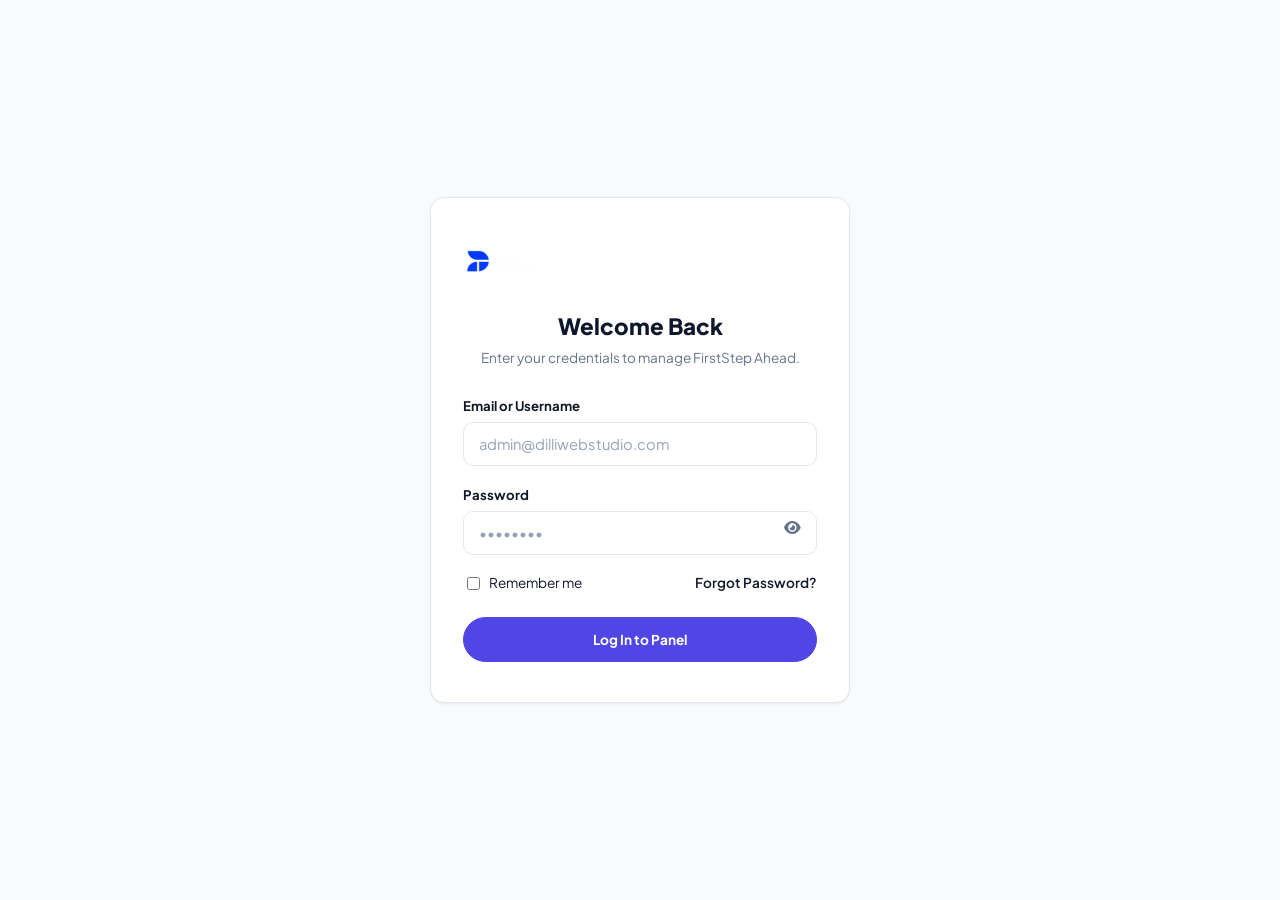
<file: admin/index.html>
<!DOCTYPE html>
<html lang="en">

<head>
    <!-- 1. AUTH GUARD: Must run FIRST before any body content renders -->
    <script>
        if (sessionStorage.getItem('isAdminLoggedIn') !== 'true') {
            window.location.href = 'login.html';
        }
    </script>

    <meta charset="UTF-8" />
    <meta name="viewport" content="width=device-width, initial-scale=1.0" />
    <title>Admin Dashboard — Dilli Web Studio</title>
    <link rel="stylesheet" href="css/admin.css" />
    <link rel="stylesheet" href="https://cdnjs.cloudflare.com/ajax/libs/font-awesome/6.5.1/css/all.min.css" />

    <link rel="icon" type="image/png" href="../data/WebStudio-FinalLogo2.png">
    <link rel="apple-touch-icon" href="../data/WebStudio-FinalLogo2.png">
</head>

<body>
    <div class="admin-layout">
        <!-- Sidebar Navigation -->
        <aside class="admin-sidebar" id="adminSidebar">
            <div>
                <div class="sidebar-header">
                    <img src="../data/WebStudio-FinalLogo1.png" alt="Dilli Web Studio" class="brand-logo-img" />
                </div>
                <ul class="sidebar-menu">
                    <li class="sidebar-item"><a href="index.html" class="sidebar-link active"><i
                                class="fa-solid fa-chart-pie"></i> Dashboard</a></li>
                    <li class="sidebar-item"><a href="projects.html" class="sidebar-link"><i
                                class="fa-solid fa-folder-open"></i> Projects</a></li>
                    <li class="sidebar-item"><a href="services.html" class="sidebar-link"><i
                                class="fa-solid fa-layer-group"></i> Services</a></li>
                    <li class="sidebar-item"><a href="testimonials.html" class="sidebar-link"><i
                                class="fa-solid fa-quote-right"></i> Testimonials</a></li>
                    <li class="sidebar-item"><a href="messages.html" class="sidebar-link"><i
                                class="fa-solid fa-envelope"></i> Messages</a></li>
                    <li class="sidebar-item"><a href="settings.html" class="sidebar-link"><i
                                class="fa-solid fa-sliders"></i> Settings</a></li>
                    <li class="sidebar-item"><a href="../index.html" class="sidebar-link"><i
                                class="fa-solid fa-house"></i> Back to Home</a></li>
                </ul>
            </div>
            <div style="padding: 1.25rem 0.85rem; border-top: 1px solid var(--border-subtle);">
                <a href="#" id="logoutBtn" class="sidebar-link" style="color: #EF4444;"><i
                        class="fa-solid fa-right-from-bracket"></i> Logout</a>
            </div>
        </aside>

        <!-- Main Content Area -->
        <div class="admin-main">
            <!-- Professional Top Navigation Bar -->
            <header class="admin-topbar">
                <div class="topbar-left">
                    <button class="sidebar-toggle-btn" id="sidebarToggle" aria-label="Toggle Navigation">
                        <i class="fa-solid fa-bars-staggered"></i>
                    </button>
                    <h1 class="page-title">Dashboard Overview</h1>
                </div>

                <div class="topbar-right">
                    <!-- Notification Bell Dropdown -->
                    <div class="notif-container">
                        <button class="notif-badge-btn" id="notifBtn" aria-label="Notifications">
                            <i class="fa-regular fa-bell"></i>
                            <span class="notif-dot"></span>
                        </button>
                        <div class="dropdown-panel" id="notifDropdown">
                            <div class="dropdown-header">Notifications (2)</div>
                            <div class="dropdown-body">
                                <div class="notif-item">
                                    <strong>New Project Inquiry</strong>
                                    <p style="color:var(--text-secondary);">Priya Sharma requested a quote.</p>
                                </div>
                                <div class="notif-item">
                                    <strong>System Backup</strong>
                                    <p style="color:var(--text-secondary);">Database successfully synced.</p>
                                </div>
                            </div>
                        </div>
                    </div>

                    <!-- Refined Profile Trigger -->
                    <button class="admin-profile-btn" id="profileBtn">
                        <img src="../data/pic-of-mee.png" alt="DilliShankar K" class="admin-avatar" />
                        <span style="font-weight: 600; font-size: 0.9rem;">DilliShankar K</span>
                        <i class="fa-solid fa-chevron-down profile-chevron"></i>
                    </button>
                </div>
            </header>

            <main style="padding: 2rem;">
                <div class="stats-grid">
                    <div class="glass-admin-card stat-card" style="margin-bottom:0;">
                        <div class="stat-icon"><i class="fa-solid fa-laptop-code"></i></div>
                        <div>
                            <div style="font-size: 1.5rem; font-weight: 800;">12</div>
                            <div style="font-size: 0.85rem; color: var(--text-secondary);">Total Projects</div>
                        </div>
                    </div>
                    <div class="glass-admin-card stat-card" style="margin-bottom:0;">
                        <div class="stat-icon"><i class="fa-solid fa-cubes"></i></div>
                        <div>
                            <div style="font-size: 1.5rem; font-weight: 800;">8</div>
                            <div style="font-size: 0.85rem; color: var(--text-secondary);">Total Services</div>
                        </div>
                    </div>
                    <div class="glass-admin-card stat-card" style="margin-bottom:0;">
                        <div class="stat-icon"><i class="fa-solid fa-star"></i></div>
                        <div>
                            <div style="font-size: 1.5rem; font-weight: 800;">6</div>
                            <div style="font-size: 0.85rem; color: var(--text-secondary);">Testimonials</div>
                        </div>
                    </div>
                    <div class="glass-admin-card stat-card" style="margin-bottom:0;">
                        <div class="stat-icon"><i class="fa-solid fa-paper-plane"></i></div>
                        <div>
                            <div style="font-size: 1.5rem; font-weight: 800;">24</div>
                            <div style="font-size: 0.85rem; color: var(--text-secondary);">Messages</div>
                        </div>
                    </div>
                </div>

                <div class="glass-admin-card"
                    style="display:flex; justify-content:space-between; align-items:center; flex-wrap:wrap; gap:1rem;">
                    <div style="font-weight: 700;">Quick Actions</div>
                    <div style="display:flex; gap:0.75rem; flex-wrap:wrap;">
                        <a href="projects.html" class="btn-pill-admin btn-primary-admin"><i
                                class="fa-solid fa-plus"></i> Add Project</a>
                        <a href="services.html" class="btn-pill-admin btn-secondary-admin"><i
                                class="fa-solid fa-plus"></i> Add Service</a>
                        <a href="testimonials.html" class="btn-pill-admin btn-secondary-admin"><i
                                class="fa-solid fa-plus"></i> Add Testimonial</a>
                    </div>
                </div>

                <div style="display: grid; grid-template-columns: repeat(auto-fit, minmax(300px, 1fr)); gap: 1.5rem;">
                    <div class="glass-admin-card">
                        <h3 style="font-size: 1.05rem; font-weight: 700; margin-bottom: 1rem;">Recent Projects</h3>
                        <div class="table-responsive-custom">
                            <table class="admin-table">
                                <thead>
                                    <tr>
                                        <th>Project</th>
                                        <th>Category</th>
                                        <th>Status</th>
                                        <th>Action</th>
                                    </tr>
                                </thead>
                                <tbody>
                                    <tr>
                                        <td style="display:flex; align-items:center; gap:0.6rem;">
                                            <img src="../data/poster.png" class="table-img-thumb" alt="Thumb" />
                                            <strong>Self Made</strong>
                                        </td>
                                        <td>E-Commerce</td>
                                        <td><span class="status-badge published">Published</span></td>
                                        <td><a href="projects.html" style="color:var(--accent-primary);"><i
                                                    class="fa-solid fa-pen-to-square"></i></a></td>
                                    </tr>
                                </tbody>
                            </table>
                        </div>
                    </div>

                    <div class="glass-admin-card">
                        <h3 style="font-size: 1.05rem; font-weight: 700; margin-bottom: 1rem;">Recent Messages</h3>
                        <div class="table-responsive-custom">
                            <table class="admin-table">
                                <thead>
                                    <tr>
                                        <th>Sender</th>
                                        <th>Subject</th>
                                        <th>Status</th>
                                        <th>Action</th>
                                    </tr>
                                </thead>
                                <tbody>
                                    <tr>
                                        <td><strong>Priya Sharma</strong></td>
                                        <td>Website Quote</td>
                                        <td><span class="status-badge new">New</span></td>
                                        <td><a href="messages.html" style="color:var(--accent-primary);"><i
                                                    class="fa-solid fa-eye"></i></a></td>
                                    </tr>
                                </tbody>
                            </table>
                        </div>
                    </div>
                </div>
            </main>
        </div>
    </div>

    <!-- Mobile Backdrop -->
    <div class="sidebar-overlay" id="sidebarOverlay"></div>

    <!-- Quick Profile Modal -->
    <div class="custom-modal-backdrop" id="profileModal">
        <div class="custom-modal-card profile-card-modal">
            <button class="modal-close-btn" onclick="closeAdminModal('profileModal')"
                aria-label="Close modal">&times;</button>
            <div class="profile-modal-content">
                <div class="profile-avatar-large">
                    <img src="../data/pic-of-mee.png" alt="DilliShankar K" />
                </div>
                <h2 class="profile-name">DilliShankar K</h2>
                <p class="profile-role">Founder of WebStudio</p>

                <div class="profile-actions">
                    <a href="settings.html" class="btn-pill-admin btn-secondary-admin profile-btn">
                        <i class="fa-solid fa-sliders"></i>
                        <span>Account Settings</span>
                    </a>
                    <a href="#" id="modalLogoutBtn" class="btn-pill-admin btn-danger-admin profile-btn">
                        <i class="fa-solid fa-right-from-bracket"></i>
                        <span>Log Out</span>
                    </a>
                </div>
            </div>
        </div>
    </div>

    <script src="js/admin-script.js"></script>
</body>

</html>
</file>
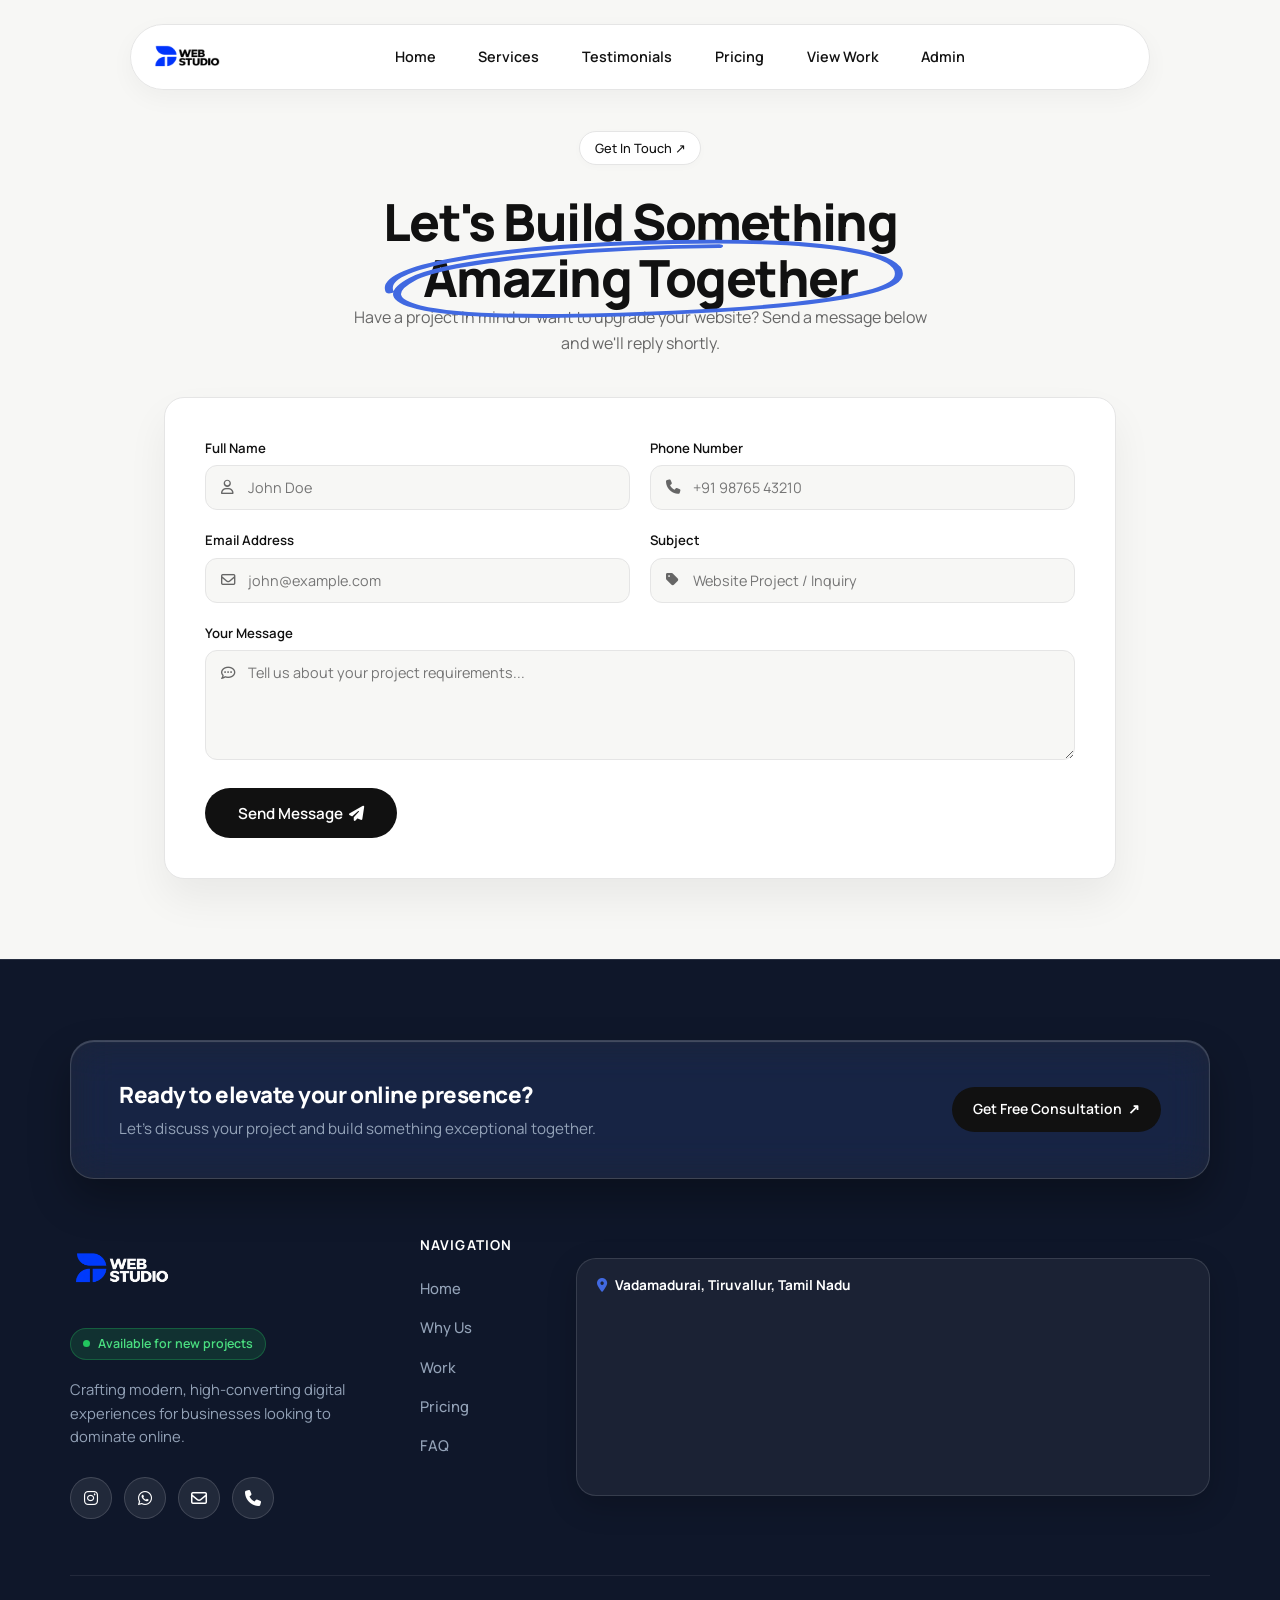
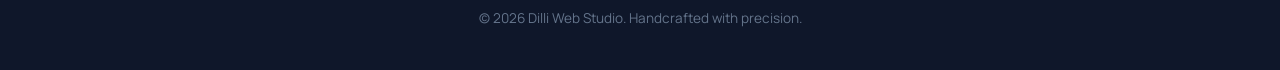
<file: message.html>
<!DOCTYPE html>
<html lang="en">

<head>
    <meta charset="UTF-8" />
    <meta name="viewport" content="width=device-width, initial-scale=1.0" />
    <title>Dilli Web Studio — Websites for Growing Businesses</title>
    <link rel="stylesheet" href="style.css">
    <link rel="stylesheet" href="css/message.css">

    <link rel="stylesheet" href="https://cdnjs.cloudflare.com/ajax/libs/font-awesome/6.5.1/css/all.min.css" />

    <link rel="icon" type="image/png" href="data/WebStudio-FinalLogo2.png">
    <link rel="apple-touch-icon" href="data/WebStudio-FinalLogo2.png">

    <!-- Typography: Manrope -->
    <link rel="preconnect" href="https://fonts.googleapis.com">
    <link rel="preconnect" href="https://fonts.gstatic.com" crossorigin>
    <link href="https://fonts.googleapis.com/css2?family=Manrope:wght@400;500;600;700;800&display=swap"
        rel="stylesheet">
</head>

<body>

    <!-- NAVBAR -->
    <header class="header-nav">
        <div class="nav-pill">
            <a href="index.html" class="brand-logo">
                <img src="data/WebStudio-FinalLogo.png" alt="Dilli Web Studio Logo" class="brand-logo-img" />
            </a>

            <ul class="nav-menu" id="navMenu">
                <li><a href="index.html" class="nav-link">Home</a></li>
                <li><a href="services.html" class="nav-link">Services</a></li>
                <li><a href="#testimonials" class="nav-link">Testimonials</a></li>
                <li><a href="#pricing" class="nav-link">Pricing</a></li>
                <li><a href="projects.html" class="nav-link">View Work</a></li>
                <li><a href="admin/index.html" class="nav-link">Admin</a></li>
            </ul>

            <div class="nav-actions">
                <button class="mobile-toggle" id="mobileToggle" aria-label="Toggle Menu">
                    <i class="fa-solid fa-bars"></i>
                </button>
            </div>
        </div>
    </header>
<br>
<br>
    <!-- PROFESSIONAL MESSAGE / INQUIRY SECTION -->
    <section id="contact" class="contact-section reveal-on-scroll">
        <div class="contact-container">
            <!-- Header -->
            <div class="contact-header">
                <div class="badge-announcement">
                    <span>Get In Touch ↗</span>
                </div>
                <h2 class="section-title">
                    Let's Build Something
                    <span class="hand-circled">
                        Amazing Together
                        <svg class="pen-circle" viewBox="0 0 250 80" preserveAspectRatio="none">
                            <path
                                d="M 15,45 C 10,20 70,8 140,10 C 210,12 242,28 238,48 C 234,68 170,75 90,72 C 30,69 5,55 25,35 C 40,20 100,12 160,15"
                                fill="none" stroke="#4169E1" stroke-width="3.5" stroke-linecap="round"
                                stroke-linejoin="round" />
                        </svg>
                    </span>
                </h2>
                <p class="contact-subtitle">Have a project in mind or want to upgrade your website? Send a message below
                    and we'll reply shortly.</p>
            </div>

            <!-- Glassmorphism Form Card -->
            <div class="contact-glass-card">
                <form id="websiteContactForm" class="contact-form" onsubmit="submitContactForm(event)">

                    <div class="form-grid">
                        <!-- Name Input -->
                        <div class="input-group">
                            <label for="contactName" class="input-label">Full Name</label>
                            <div class="input-field-wrapper">
                                <i class="fa-regular fa-user input-icon"></i>
                                <input type="text" id="contactName" name="Name" placeholder="John Doe" required
                                    class="custom-input" />
                            </div>
                        </div>

                        <!-- Number Input -->
                        <div class="input-group">
                            <label for="contactPhone" class="input-label">Phone Number</label>
                            <div class="input-field-wrapper">
                                <i class="fa-solid fa-phone input-icon"></i>
                                <input type="tel" id="contactPhone" name="Phone" placeholder="+91 98765 43210" required
                                    class="custom-input" />
                            </div>
                        </div>
                    </div>

                    <div class="form-grid">
                        <!-- Email Input -->
                        <div class="input-group">
                            <label for="contactEmail" class="input-label">Email Address</label>
                            <div class="input-field-wrapper">
                                <i class="fa-regular fa-envelope input-icon"></i>
                                <input type="email" id="contactEmail" name="Email" placeholder="john@example.com"
                                    required class="custom-input" />
                            </div>
                        </div>

                        <!-- Subject Input -->
                        <div class="input-group">
                            <label for="contactSubject" class="input-label">Subject</label>
                            <div class="input-field-wrapper">
                                <i class="fa-solid fa-tag input-icon"></i>
                                <input type="text" id="contactSubject" name="Subject"
                                    placeholder="Website Project / Inquiry" required class="custom-input" />
                            </div>
                        </div>
                    </div>

                    <!-- Message Textarea -->
                    <div class="input-group full-width">
                        <label for="contactMessage" class="input-label">Your Message</label>
                        <div class="input-field-wrapper textarea-wrapper">
                            <i class="fa-regular fa-comment-dots input-icon textarea-icon"></i>
                            <textarea id="contactMessage" name="Message" rows="4"
                                placeholder="Tell us about your project requirements..." required
                                class="custom-input custom-textarea"></textarea>
                        </div>
                    </div>

                    <!-- Action Button & Status -->
                    <div class="form-action-wrapper">
                        <button type="submit" id="contactSubmitBtn" class="btn-pill btn-primary submit-btn">
                            <span>Send Message</span>
                            <i class="fa-solid fa-paper-plane btn-arrow"></i>
                        </button>
                        <div id="contactFormStatus" class="contact-status-msg"></div>
                    </div>

                </form>
            </div>

        </div>
    </section>
    <!-- PREMIUM AGENCY FOOTER -->
    <footer class="footer-section">
        <div class="footer-container">
            <!-- 1. Floating Glass CTA Banner -->
            <div class="footer-cta-card glass-cta-card">
                <div class="cta-content">
                    <h3>Ready to elevate your online presence?</h3>
                    <p>Let's discuss your project and build something exceptional together.</p>
                </div>
                <a href="https://wa.me/918825858292?text=Hi%2C%20I%20would%20like%20to%20get%20a%20free%20consultation!"
                    target="_blank" class="btn-pill btn-primary">
                    Get Free Consultation <span class="btn-arrow">↗</span>
                </a>
            </div>

            <!-- 2. Balanced 2-Column Main Footer Grid -->
            <div class="footer-main-content">

                <!-- Left Column: Brand Info + Navigation -->
                <div class="footer-left-wrapper">
                    <!-- FOOTER BRAND COLUMN -->
                    <div class="footer-brand-col">
                        <a href="#" class="brand-logo">
                            <img src="data/WebStudio-FinalLogo1.png" alt="Dilli Web Studio Logo"
                                class="brand-logo-img" />
                        </a>

                        <div class="availability-badge">
                            <span class="pulse-dot"></span>
                            <span>Available for new projects</span>
                        </div>

                        <p class="footer-desc">
                            Crafting modern, high-converting digital experiences for businesses looking to dominate
                            online.
                        </p>

                        <div class="footer-social-icons">
                            <a href="https://instagram.com" target="_blank" class="social-btn" aria-label="Instagram">
                                <i class="fa-brands fa-instagram"></i>
                            </a>
                            <a href="https://wa.me/918825858292" target="_blank" class="social-btn"
                                aria-label="WhatsApp">
                                <i class="fa-brands fa-whatsapp"></i>
                            </a>
                            <a href="mailto:hello@dilliwebstudio.com" class="social-btn" aria-label="Email">
                                <i class="fa-regular fa-envelope"></i>
                            </a>
                            <a href="tel:+918825858292" class="social-btn" aria-label="Contact Call">
                                <i class="fa-solid fa-phone"></i>
                            </a>
                        </div>
                    </div>

                    <div class="footer-nav-col">
                        <h4 class="footer-title">Navigation</h4>
                        <ul>
                            <li><a href="#">Home</a></li>
                            <li><a href="#Whyus">Why Us</a></li>
                            <li><a href="#ourwork">Work</a></li>
                            <li><a href="#pricing">Pricing</a></li>
                            <li><a href="#f&q">FAQ</a></li>
                        </ul>
                    </div>
                </div>

                <!-- Right Column: Aesthetic Working Map Card -->
                <div class="footer-map-col">
                    <div class="map-card-wrapper">
                        <div class="map-card-header">
                            <i class="fa-solid fa-location-dot map-icon"></i>
                            <span>Vadamadurai, Tiruvallur, Tamil Nadu</span>
                        </div>
                        <div class="map-frame-container">
                            <iframe
                                src="https://www.google.com/maps/embed?pb=!1m14!1m8!1m3!1d995633.7529059132!2d80.6243349!3d12.8952213!3m2!1i1024!2i768!4f13.1!3m3!1m2!1s0x3a52811a87b71831%3A0x5bb26903561a7328!2sVadamadurai%2C%20Tamil%20Nadu!5e0!3m2!1sen!2sin!4v1786488352959!5m2!1sen!2sin"
                                width="600" height="450" style="border:0;" allowfullscreen="" loading="lazy"
                                referrerpolicy="strict-origin-when-cross-origin"></iframe>
                        </div>
                    </div>
                </div>

            </div>

            <!-- 3. Bottom Bar -->
            <div class="footer-bottom">
                <p class="footer-copyright">
                    © 2026 Dilli Web Studio. Handcrafted with precision.
                </p>
            </div>

        </div>
    </footer>

    <script src="scripts.js"></script>
</body>

</html>
</file>
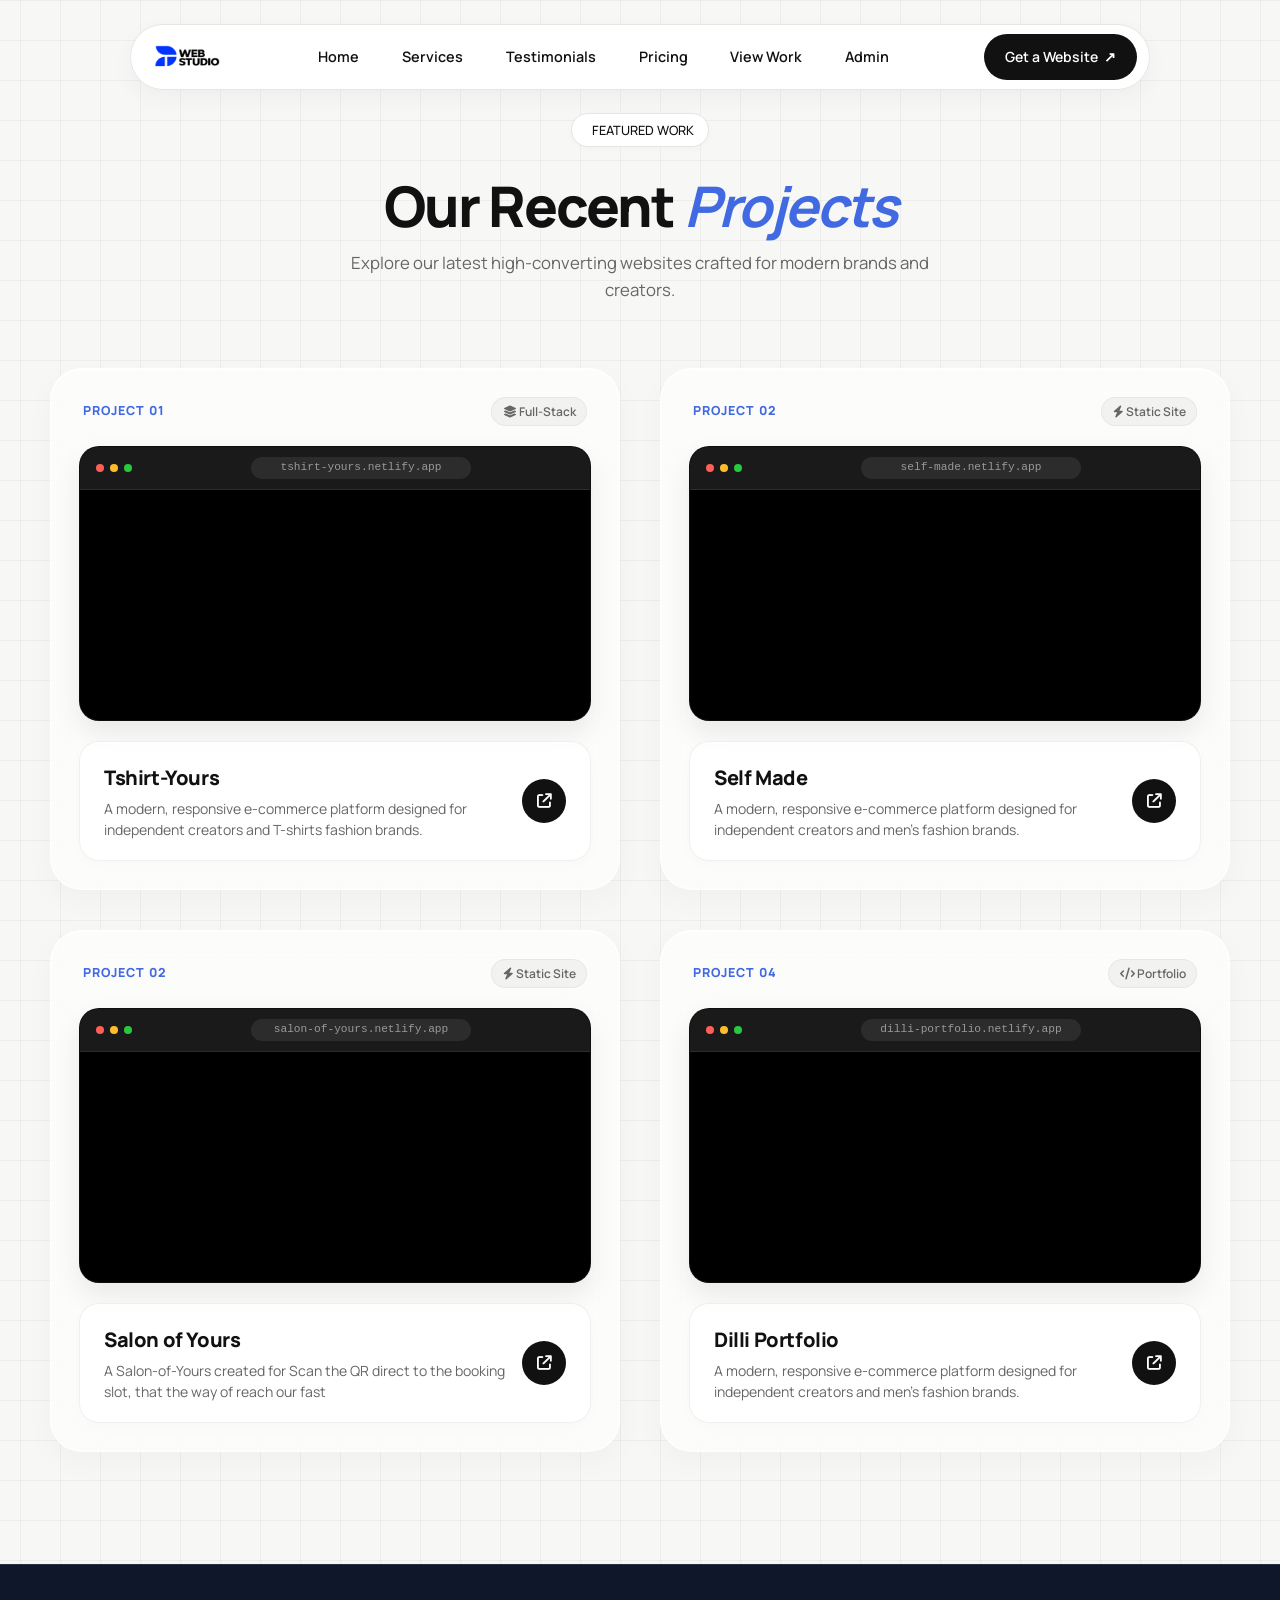
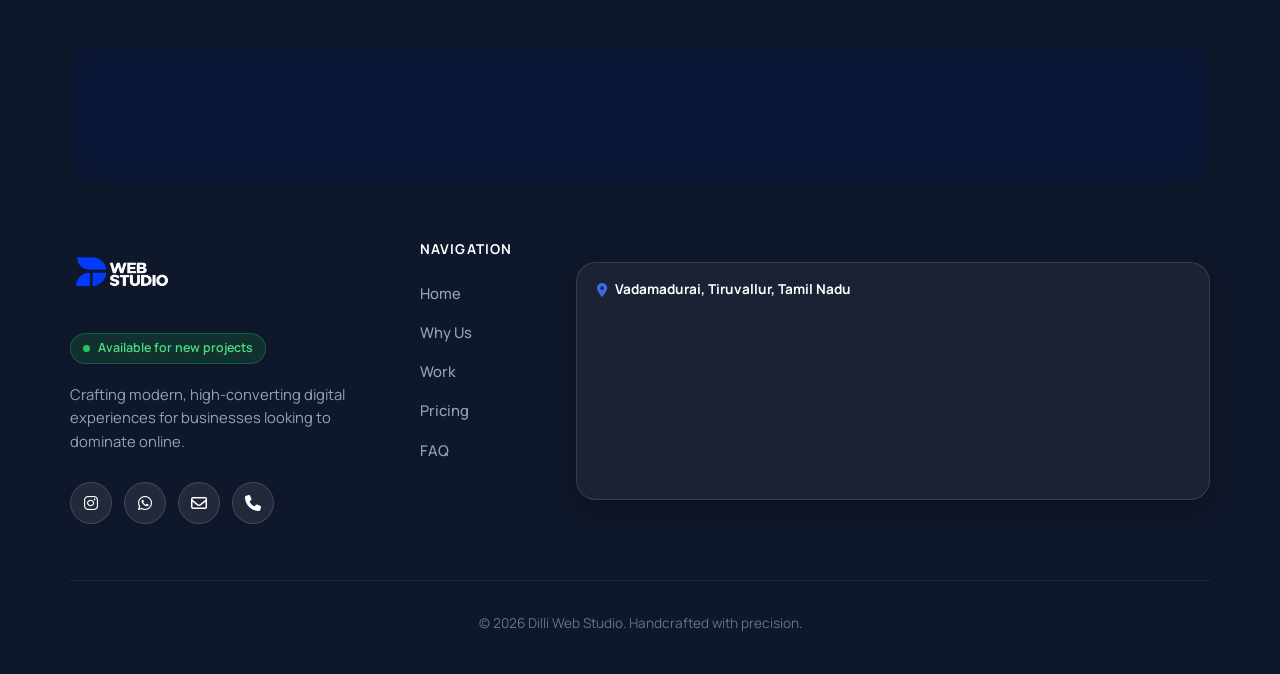
<file: projects.html>
<!DOCTYPE html>
<html lang="en">

<head>
    <meta charset="UTF-8" />
    <meta name="viewport" content="width=device-width, initial-scale=1.0" />
    <title>Dilli Web Studio — Websites for Growing Businesses</title>
    <link rel="stylesheet" href="style.css">
    <link rel="stylesheet" href="css/projects.css">
    <link rel="script" href="scripts.js">

    <link rel="stylesheet" href="https://cdnjs.cloudflare.com/ajax/libs/font-awesome/6.5.1/css/all.min.css" />

    <link rel="icon" type="image/png" href="data/WebStudio-FinalLogo2.png">
    <link rel="apple-touch-icon" href="data/WebStudio-FinalLogo2.png">

    <!-- Typography: Manrope -->
    <link rel="preconnect" href="https://fonts.googleapis.com">
    <link rel="preconnect" href="https://fonts.gstatic.com" crossorigin>
    <link href="https://fonts.googleapis.com/css2?family=Manrope:wght@400;500;600;700;800&display=swap"
        rel="stylesheet">
</head>

<body>

    <!-- NAVBAR -->
    <header class="header-nav">
        <div class="nav-pill">
            <a href="#" class="brand-logo">
                <img src="data/WebStudio-FinalLogo.png" alt="Dilli Web Studio Logo" class="brand-logo-img" />
            </a>

            <ul class="nav-menu" id="navMenu">
                <li><a href="index.html" class="nav-link">Home</a></li>
                <li><a href="services.html" class="nav-link">Services</a></li>
                <li><a href="index.html#testimonials" class="nav-link">Testimonials</a></li>
                <li><a href="index.html#pricing" class="nav-link">Pricing</a></li>
                <li><a href="projects.html" class="nav-link">View Work</a></li>
                <li><a href="admin/index.html" class="nav-link">Admin</a></li>
            </ul>

            <div class="nav-actions">
                <a href="message.html" target="_blank" class="btn-pill btn-primary">
                    Get a Website <span class="btn-arrow">↗</span>
                </a>
                <button class="mobile-toggle" id="mobileToggle" aria-label="Toggle Menu">
                    <i class="fa-solid fa-bars"></i>
                </button>
            </div>
        </div>
    </header>

    <section class="projects-section">
        <div class="projects-container">
            <div class="projects-header">
                <div class="badge-announcement">
                    <span class="badge-dot"></span> FEATURED WORK
                </div>
                <h2 class="projects-title">Our Recent <span class="highlight-blue-italic">Projects</span></h2>
                <p class="projects-subtitle">Explore our latest high-converting websites crafted for modern brands and
                    creators.</p>
            </div>

            <!-- 2x2 Grid -->
            <div class="projects-grid">

                <!-- Project Card 1 -->
                <article class="pro-project-card">
                    <div class="card-top-bar">
                        <span class="project-tag">PROJECT 01</span>
                        <span class="tech-pill"><i class="fa-solid fa-layer-group"></i> Full-Stack</span>
                    </div>

                    <!-- Safari Mockup Frame -->
                    <a href="https://tshirt-yours.netlify.app/" target="_blank" rel="noopener"
                        class="mockup-frame-link">
                        <div class="browser-mockup-header">
                            <div class="browser-dots">
                                <span class="dot red"></span>
                                <span class="dot yellow"></span>
                                <span class="dot green"></span>
                            </div>
                            <div class="browser-address-bar">tshirt-yours.netlify.app</div>
                        </div>
                        <div class="mockup-preview-body">
                            <iframe src="https://tshirt-yours.netlify.app/" title="Tshirt-Yours Preview 1"
                                loading="lazy"></iframe>
                            <div class="iframe-shield"></div>
                        </div>
                    </a>

                    <!-- Frosted Glass Details Card -->
                    <div class="project-glass-info">
                        <div class="info-content">
                            <h3 class="project-title-text">Tshirt-Yours</h3>
                            <p class="project-desc-text">A modern, responsive e-commerce platform designed for
                                independent creators and T-shirts fashion brands.</p>
                        </div>
                        <a href="https://tshirt-yours.netlify.app/" target="_blank" rel="noopener"
                            class="project-visit-btn" aria-label="Visit Project">
                            <i class="fa-solid fa-arrow-up-right-from-square"></i>
                        </a>
                    </div>
                </article>

                <!-- Project Card 2 -->
                <article class="pro-project-card">
                    <div class="card-top-bar">
                        <span class="project-tag">PROJECT 02</span>
                        <span class="tech-pill"><i class="fa-solid fa-bolt"></i> Static Site</span>
                    </div>

                    <!-- Safari Mockup Frame -->
                    <a href="https://self-made.netlify.app/" target="_blank" rel="noopener" class="mockup-frame-link">
                        <div class="browser-mockup-header">
                            <div class="browser-dots">
                                <span class="dot red"></span>
                                <span class="dot yellow"></span>
                                <span class="dot green"></span>
                            </div>
                            <div class="browser-address-bar">self-made.netlify.app</div>
                        </div>
                        <div class="mockup-preview-body">
                            <iframe src="https://self-made.netlify.app/" title="Self Made Preview 2"
                                loading="lazy"></iframe>
                            <div class="iframe-shield"></div>
                        </div>
                    </a>

                    <!-- Frosted Glass Details Card -->
                    <div class="project-glass-info">
                        <div class="info-content">
                            <h3 class="project-title-text">Self Made</h3>
                            <p class="project-desc-text">A modern, responsive e-commerce platform designed for
                                independent creators and men's fashion brands.</p>
                        </div>
                        <a href="https://self-made.netlify.app/" target="_blank" rel="noopener"
                            class="project-visit-btn" aria-label="Visit Project">
                            <i class="fa-solid fa-arrow-up-right-from-square"></i>
                        </a>
                    </div>
                </article>

                <!-- Project Card 2 -->
                <article class="pro-project-card">
                    <div class="card-top-bar">
                        <span class="project-tag">PROJECT 02</span>
                        <span class="tech-pill"><i class="fa-solid fa-bolt"></i> Static Site</span>
                    </div>

                    <!-- Safari Mockup Frame -->
                    <a href="https://salon-of-yours.netlify.app/" target="_blank" rel="noopener"
                        class="mockup-frame-link">
                        <div class="browser-mockup-header">
                            <div class="browser-dots">
                                <span class="dot red"></span>
                                <span class="dot yellow"></span>
                                <span class="dot green"></span>
                            </div>
                            <div class="browser-address-bar">salon-of-yours.netlify.app</div>
                        </div>
                        <div class="mockup-preview-body">
                            <iframe src="https://salon-of-yours.netlify.app/" title="Salon of Yours Preview 2"
                                loading="lazy"></iframe>
                            <div class="iframe-shield"></div>
                        </div>
                    </a>

                    <!-- Frosted Glass Details Card -->
                    <div class="project-glass-info">
                        <div class="info-content">
                            <h3 class="project-title-text">Salon of Yours</h3>
                            <p class="project-desc-text">A Salon-of-Yours created for Scan the QR direct to the booking
                                slot, that the way of reach our fast

                            </p>
                        </div>
                        <a href="https://salon-of-yours.netlify.app/" target="_blank" rel="noopener"
                            class="project-visit-btn" aria-label="Visit Project">
                            <i class="fa-solid fa-arrow-up-right-from-square"></i>
                        </a>
                    </div>
                </article>

                <!-- Project Card 4  -->
                <article class="pro-project-card">
                    <div class="card-top-bar">
                        <span class="project-tag">PROJECT 04</span>
                        <span class="tech-pill"><i class="fa-solid fa-code"></i> Portfolio</span>
                    </div>

                    <!-- Safari Mockup Frame -->
                    <a href="https://dilli-portfolio.netlify.app/" target="_blank" rel="noopener"
                        class="mockup-frame-link">
                        <div class="browser-mockup-header">
                            <div class="browser-dots">
                                <span class="dot red"></span>
                                <span class="dot yellow"></span>
                                <span class="dot green"></span>
                            </div>
                            <div class="browser-address-bar">dilli-portfolio.netlify.app</div>
                        </div>
                        <div class="mockup-preview-body">
                            <iframe src="https://dilli-portfolio.netlify.app/" title="Dilli Portfolio Preview 3"
                                loading="lazy"></iframe>
                            <div class="iframe-shield"></div>
                        </div>
                    </a>

                    <!-- Frosted Glass Details Card -->
                    <div class="project-glass-info">
                        <div class="info-content">
                            <h3 class="project-title-text">Dilli Portfolio</h3>
                            <p class="project-desc-text">A modern, responsive e-commerce platform designed for
                                independent creators and men's fashion brands.</p>
                        </div>
                        <a href="https://dilli-portfolio.netlify.app/" target="_blank" rel="noopener"
                            class="project-visit-btn" aria-label="Visit Project">
                            <i class="fa-solid fa-arrow-up-right-from-square"></i>
                        </a>
                    </div>
                </article>
            </div>
        </div>
    </section>

    <!-- PREMIUM AGENCY FOOTER -->
    <footer class="footer-section">
        <div class="footer-container">
            <!-- 1. Floating Glass CTA Banner -->
            <div class="footer-cta-card glass-cta-card">
                <div class="cta-content">
                    <h3>Ready to elevate your online presence?</h3>
                    <p>Let's discuss your project and build something exceptional together.</p>
                </div>
                <a href="https://wa.me/918825858292?text=Hi%2C%20I%20would%20like%20to%20get%20a%20free%20consultation!"
                    target="_blank" class="btn-pill btn-primary">
                    Get Free Consultation <span class="btn-arrow">↗</span>
                </a>
            </div>

            <!-- 2. Balanced 2-Column Main Footer Grid -->
            <div class="footer-main-content">

                <!-- Left Column: Brand Info + Navigation -->
                <div class="footer-left-wrapper">
                    <!-- FOOTER BRAND COLUMN -->
                    <div class="footer-brand-col">
                        <a href="#" class="brand-logo">
                            <img src="data/WebStudio-FinalLogo1.png" alt="Dilli Web Studio Logo"
                                class="brand-logo-img" />
                        </a>

                        <div class="availability-badge">
                            <span class="pulse-dot"></span>
                            <span>Available for new projects</span>
                        </div>

                        <p class="footer-desc">
                            Crafting modern, high-converting digital experiences for businesses looking to dominate
                            online.
                        </p>

                        <div class="footer-social-icons">
                            <a href="https://instagram.com" target="_blank" class="social-btn" aria-label="Instagram">
                                <i class="fa-brands fa-instagram"></i>
                            </a>
                            <a href="https://wa.me/918825858292" target="_blank" class="social-btn"
                                aria-label="WhatsApp">
                                <i class="fa-brands fa-whatsapp"></i>
                            </a>
                            <a href="mailto:hello@dilliwebstudio.com" class="social-btn" aria-label="Email">
                                <i class="fa-regular fa-envelope"></i>
                            </a>
                            <a href="tel:+918825858292" class="social-btn" aria-label="Contact Call">
                                <i class="fa-solid fa-phone"></i>
                            </a>
                        </div>
                    </div>

                    <div class="footer-nav-col">
                        <h4 class="footer-title">Navigation</h4>
                        <ul>
                            <li><a href="#">Home</a></li>
                            <li><a href="#Whyus">Why Us</a></li>
                            <li><a href="#ourwork">Work</a></li>
                            <li><a href="#pricing">Pricing</a></li>
                            <li><a href="#f&q">FAQ</a></li>
                        </ul>
                    </div>
                </div>

                <!-- Right Column: Aesthetic Working Map Card -->
                <div class="footer-map-col">
                    <div class="map-card-wrapper">
                        <div class="map-card-header">
                            <i class="fa-solid fa-location-dot map-icon"></i>
                            <span>Vadamadurai, Tiruvallur, Tamil Nadu</span>
                        </div>
                        <div class="map-frame-container">
                            <iframe
                                src="https://www.google.com/maps/embed?pb=!1m14!1m8!1m3!1d995633.7529059132!2d80.6243349!3d12.8952213!3m2!1i1024!2i768!4f13.1!3m3!1m2!1s0x3a52811a87b71831%3A0x5bb26903561a7328!2sVadamadurai%2C%20Tamil%20Nadu!5e0!3m2!1sen!2sin!4v1786488352959!5m2!1sen!2sin"
                                width="600" height="450" style="border:0;" allowfullscreen="" loading="lazy"
                                referrerpolicy="strict-origin-when-cross-origin"></iframe>
                        </div>
                    </div>
                </div>

            </div>

            <!-- 3. Bottom Bar -->
            <div class="footer-bottom">
                <p class="footer-copyright">
                    © 2026 Dilli Web Studio. Handcrafted with precision.
                </p>
            </div>

        </div>
    </footer>

    <script src="scripts.js"></script>
</body>

</html>
</file>
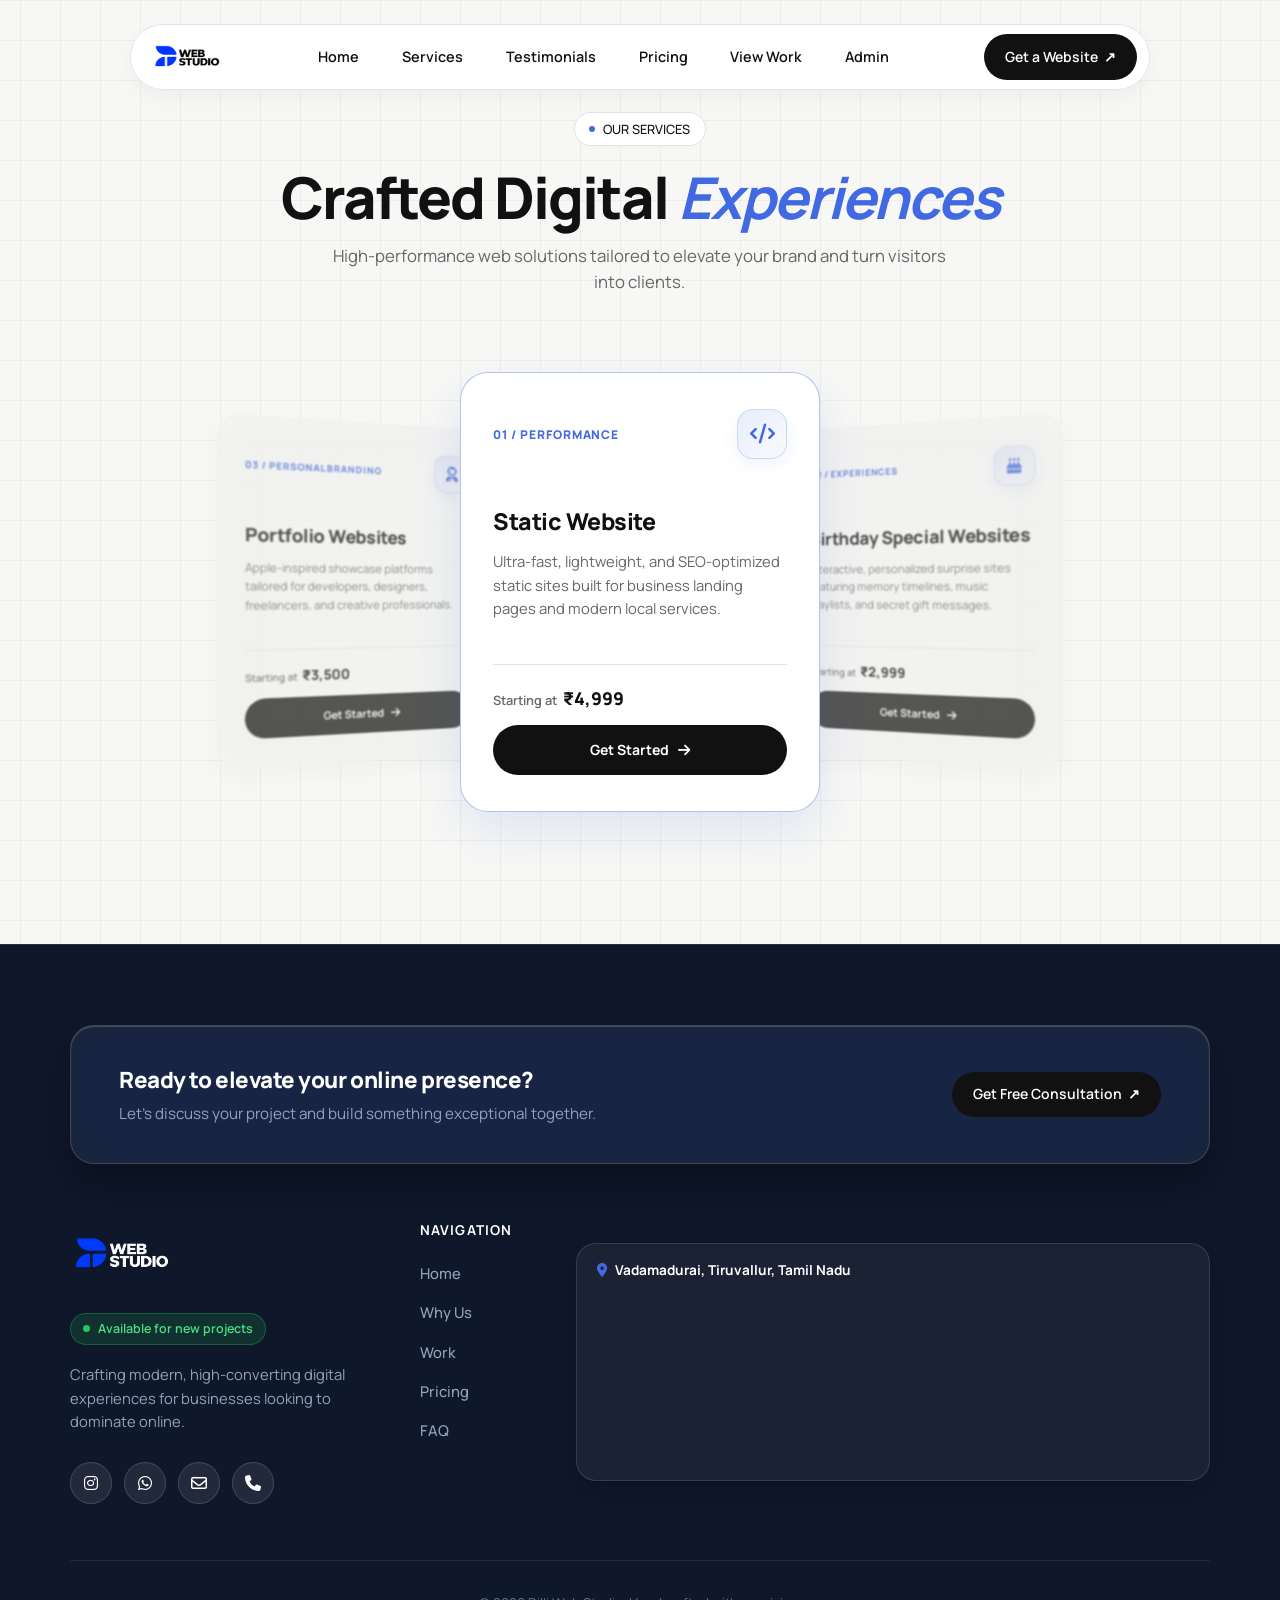
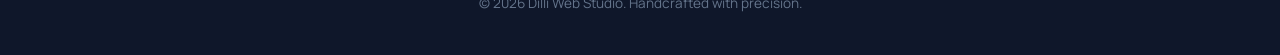
<file: services.html>
<!DOCTYPE html>
<html lang="en">

<head>
    <meta charset="UTF-8" />
    <meta name="viewport" content="width=device-width, initial-scale=1.0" />
    <title>Dilli Web Studio — Websites for Growing Businesses</title>
    <link rel="stylesheet" href="style.css">
    <link rel="stylesheet" href="css/services.css">
    <link rel="script" href="scripts.js">

    <link rel="stylesheet" href="https://cdnjs.cloudflare.com/ajax/libs/font-awesome/6.5.1/css/all.min.css" />

    <link rel="icon" type="image/png" href="data/WebStudio-FinalLogo2.png">
    <link rel="apple-touch-icon" href="data/WebStudio-FinalLogo2.png">

    <!-- Typography: Manrope -->
    <link rel="preconnect" href="https://fonts.googleapis.com">
    <link rel="preconnect" href="https://fonts.gstatic.com" crossorigin>
    <link href="https://fonts.googleapis.com/css2?family=Manrope:wght@400;500;600;700;800&display=swap"
        rel="stylesheet">
</head>

<body>

    <!-- NAVBAR -->
    <header class="header-nav">
        <div class="nav-pill">
            <a href="#" class="brand-logo">
                <img src="data/WebStudio-FinalLogo.png" alt="Dilli Web Studio Logo" class="brand-logo-img" />
            </a>

            <ul class="nav-menu" id="navMenu">
                <li><a href="index.html" class="nav-link">Home</a></li>
                <li><a href="services.html" class="nav-link">Services</a></li>
                <li><a href="index.html#testimonials" class="nav-link">Testimonials</a></li>
                <li><a href="index.html#pricing" class="nav-link">Pricing</a></li>
                <li><a href="projects.html" class="nav-link">View Work</a></li>
                <li><a href="admin/index.html" class="nav-link">Admin</a></li>
            </ul>

            <div class="nav-actions">
                <a href="message.html" target="_blank" class="btn-pill btn-primary">
                    Get a Website <span class="btn-arrow">↗</span>
                </a>
                <button class="mobile-toggle" id="mobileToggle" aria-label="Toggle Menu">
                    <i class="fa-solid fa-bars"></i>
                </button>
            </div>
        </div>
    </header>
    <section class="service-deck-section">
        <div class="deck-container">
            <div class="deck-header">
                <div class="badge-announcement">
                    <span class="badge-dot"></span> OUR SERVICES
                </div>
                <h2 class="deck-title">Crafted Digital <span class="highlight-blue-italic">Experiences</span></h2>
                <p class="deck-subtitle">High-performance web solutions tailored to elevate your brand and turn visitors
                    into clients.</p>
            </div>

            <!-- 3D Cover Flow Deck Viewport -->
            <div class="carousel-viewport" id="cardDeckViewport">

                <!-- Card 1: Static Website -->
                <article class="service-cover-card" data-index="0">
                    <div class="card-glass-content">
                        <div class="card-top-info">
                            <div class="card-badge">01 / PERFORMANCE</div>
                            <div class="card-icon-box">
                                <i class="fa-solid fa-code"></i>
                            </div>
                        </div>
                        <div class="card-main-info">
                            <h3 class="card-service-title">Static Website</h3>
                            <p class="card-service-desc">Ultra-fast, lightweight, and SEO-optimized static sites built
                                for business landing pages and modern local services.</p>
                        </div>
                        <div class="card-footer-cta">
                            <div class="price-tag"><span class="price-label">Starting at</span> <span
                                    class="price-amount">₹4,999</span></div>
                            <a href="#contact" class="btn-card outline">Get Started <i
                                    class="fa-solid fa-arrow-right"></i></a>
                        </div>
                    </div>
                </article>

                <!-- Card 2: Birthday Special Websites -->
                <article class="service-cover-card" data-index="1">
                    <div class="card-glass-content">
                        <div class="card-top-info">
                            <div class="card-badge">02 / EXPERIENCES</div>
                            <div class="card-icon-box">
                                <i class="fa-solid fa-cake-candles"></i>
                            </div>
                        </div>
                        <div class="card-main-info">
                            <h3 class="card-service-title">Birthday Special Websites</h3>
                            <p class="card-service-desc">Interactive, personalized surprise sites featuring memory
                                timelines, music playlists, and secret gift messages.</p>
                        </div>
                        <div class="card-footer-cta">
                            <div class="price-tag"><span class="price-label">Starting at</span> <span
                                    class="price-amount">₹2,999</span></div>
                            <a href="#contact" class="btn-card outline">Get Started <i
                                    class="fa-solid fa-arrow-right"></i></a>
                        </div>
                    </div>
                </article>

                <!-- Card 3: Portfolio Websites -->
                <article class="service-cover-card" data-index="2">
                    <div class="card-glass-content">
                        <div class="card-top-info">
                            <div class="card-badge">03 / PERSONAL BRANDING</div>
                            <div class="card-icon-box">
                                <i class="fa-solid fa-user-astronaut"></i>
                            </div>
                        </div>
                        <div class="card-main-info">
                            <h3 class="card-service-title">Portfolio Websites</h3>
                            <p class="card-service-desc">Apple-inspired showcase platforms tailored for developers,
                                designers, freelancers, and creative professionals.</p>
                        </div>
                        <div class="card-footer-cta">
                            <div class="price-tag"><span class="price-label">Starting at</span> <span
                                    class="price-amount">₹3,500</span></div>
                            <a href="#contact" class="btn-card outline">Get Started <i
                                    class="fa-solid fa-arrow-right"></i></a>
                        </div>
                    </div>
                </article>

            </div>
        </div>
    </section>

    <!-- PREMIUM AGENCY FOOTER -->
    <footer class="footer-section">
        <div class="footer-container">
            <!-- 1. Floating Glass CTA Banner -->
            <div class="footer-cta-card glass-cta-card">
                <div class="cta-content">
                    <h3>Ready to elevate your online presence?</h3>
                    <p>Let's discuss your project and build something exceptional together.</p>
                </div>
                <a href="https://wa.me/918825858292?text=Hi%2C%20I%20would%20like%20to%20get%20a%20free%20consultation!"
                    target="_blank" class="btn-pill btn-primary">
                    Get Free Consultation <span class="btn-arrow">↗</span>
                </a>
            </div>

            <!-- 2. Balanced 2-Column Main Footer Grid -->
            <div class="footer-main-content">

                <!-- Left Column: Brand Info + Navigation -->
                <div class="footer-left-wrapper">
                    <!-- FOOTER BRAND COLUMN -->
                    <div class="footer-brand-col">
                        <a href="#" class="brand-logo">
                            <img src="data/WebStudio-FinalLogo1.png" alt="Dilli Web Studio Logo"
                                class="brand-logo-img" />
                        </a>

                        <div class="availability-badge">
                            <span class="pulse-dot"></span>
                            <span>Available for new projects</span>
                        </div>

                        <p class="footer-desc">
                            Crafting modern, high-converting digital experiences for businesses looking to dominate
                            online.
                        </p>

                        <div class="footer-social-icons">
                            <a href="https://instagram.com" target="_blank" class="social-btn" aria-label="Instagram">
                                <i class="fa-brands fa-instagram"></i>
                            </a>
                            <a href="https://wa.me/918825858292" target="_blank" class="social-btn"
                                aria-label="WhatsApp">
                                <i class="fa-brands fa-whatsapp"></i>
                            </a>
                            <a href="mailto:hello@dilliwebstudio.com" class="social-btn" aria-label="Email">
                                <i class="fa-regular fa-envelope"></i>
                            </a>
                            <a href="tel:+918825858292" class="social-btn" aria-label="Contact Call">
                                <i class="fa-solid fa-phone"></i>
                            </a>
                        </div>
                    </div>

                    <div class="footer-nav-col">
                        <h4 class="footer-title">Navigation</h4>
                        <ul>
                            <li><a href="#">Home</a></li>
                            <li><a href="#Whyus">Why Us</a></li>
                            <li><a href="#ourwork">Work</a></li>
                            <li><a href="#pricing">Pricing</a></li>
                            <li><a href="#f&q">FAQ</a></li>
                        </ul>
                    </div>
                </div>

                <!-- Right Column: Aesthetic Working Map Card -->
                <div class="footer-map-col">
                    <div class="map-card-wrapper">
                        <div class="map-card-header">
                            <i class="fa-solid fa-location-dot map-icon"></i>
                            <span>Vadamadurai, Tiruvallur, Tamil Nadu</span>
                        </div>
                        <div class="map-frame-container">
                            <iframe
                                src="https://www.google.com/maps/embed?pb=!1m14!1m8!1m3!1d995633.7529059132!2d80.6243349!3d12.8952213!3m2!1i1024!2i768!4f13.1!3m3!1m2!1s0x3a52811a87b71831%3A0x5bb26903561a7328!2sVadamadurai%2C%20Tamil%20Nadu!5e0!3m2!1sen!2sin!4v1786488352959!5m2!1sen!2sin"
                                width="600" height="450" style="border:0;" allowfullscreen="" loading="lazy"
                                referrerpolicy="strict-origin-when-cross-origin"></iframe>
                        </div>
                    </div>
                </div>

            </div>

            <!-- 3. Bottom Bar -->
            <div class="footer-bottom">
                <p class="footer-copyright">
                    © 2026 Dilli Web Studio. Handcrafted with precision.
                </p>
            </div>

        </div>
    </footer>

    <script src="scripts.js"></script>
</body>

</html>
</file>
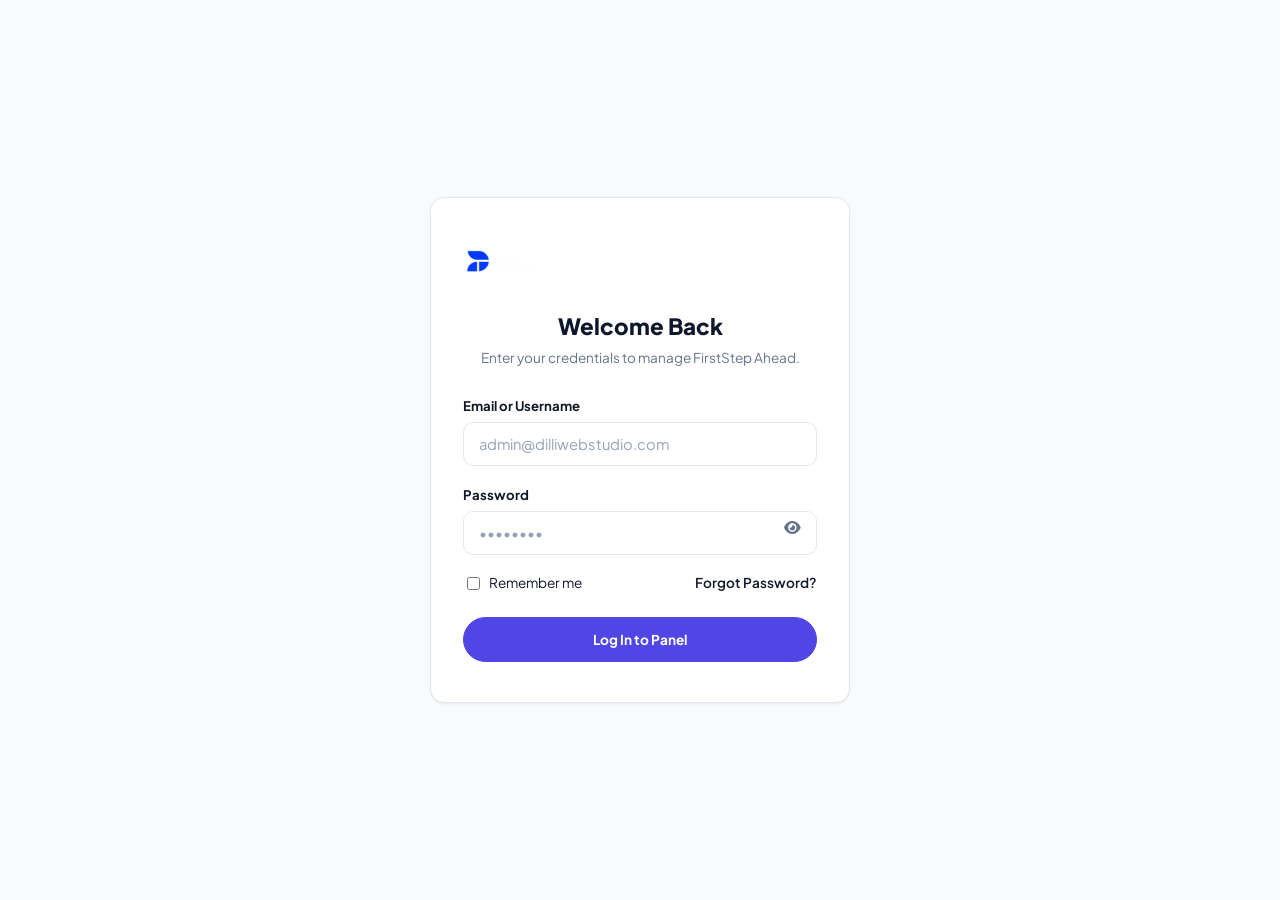
<file: admin/login.html>
<!DOCTYPE html>
<html lang="en">

<head>
    <meta charset="UTF-8" />
    <meta name="viewport" content="width=device-width, initial-scale=1.0" />
    <title>Admin Login — Dilli Web Studio</title>
    <link rel="stylesheet" href="css/admin.css" />
    <link rel="stylesheet" href="https://cdnjs.cloudflare.com/ajax/libs/font-awesome/6.5.1/css/all.min.css" />
    <link rel="icon" type="image/png" href="../data/WebStudio-FinalLogo2.png">
    <link rel="apple-touch-icon" href="../data/WebStudio-FinalLogo2.png">
</head>

<body style="display: flex; align-items: center; justify-content: center; min-height: 100vh;">
    <div class="glass-admin-card" style="width: min(92%, 420px); text-align: center; padding: 2.5rem 2rem;">
        <img src="../data/WebStudio-FinalLogo1.png" alt="Dilli Web Studio Logo" class="brand-logo-img"
            style="margin-bottom: 1.5rem; height: 48px;" />
        <h2 style="font-size: 1.4rem; font-weight: 800; margin-bottom: 0.25rem;">Welcome Back</h2>
        <p style="color: var(--text-secondary); font-size: 0.85rem; margin-bottom: 1.75rem;">Enter your credentials to
            manage FirstStep Ahead.</p>

        <form onsubmit="handleAdminLogin(event)">
            <div class="admin-form-group" style="text-align: left;">
                <label for="adminEmail">Email or Username</label>
                <input type="text" id="adminEmail" class="admin-input" placeholder="admin@dilliwebstudio.com"
                    required />
            </div>

            <div class="admin-form-group" style="text-align: left; position: relative;">
                <label for="adminPassword">Password</label>
                <input type="password" id="adminPassword" class="admin-input" placeholder="••••••••" required />
                <i class="fa-solid fa-eye" id="togglePassword"
                    style="position: absolute; right: 1rem; top: 2.3rem; cursor: pointer; color: var(--text-secondary);"></i>
            </div>

            <div
                style="display: flex; justify-content: space-between; align-items: center; margin-bottom: 1.5rem; font-size: 0.85rem;">
                <label style="display: flex; align-items: center; gap: 0.4rem; cursor: pointer;">
                    <input type="checkbox" style="accent-color: var(--accent-blue);" /> Remember me
                </label>
                <a href="#" style="color: var(--accent-blue); text-decoration: none; font-weight: 600;">Forgot
                    Password?</a>
            </div>

            <button type="submit" class="btn-pill-admin btn-primary-admin"
                style="width: 100%; justify-content: center; padding: 0.8rem;">Log In to Panel</button>
        </form>
    </div>
    <script src="js/admin-script.js"></script>
</body>

</html>
</file>
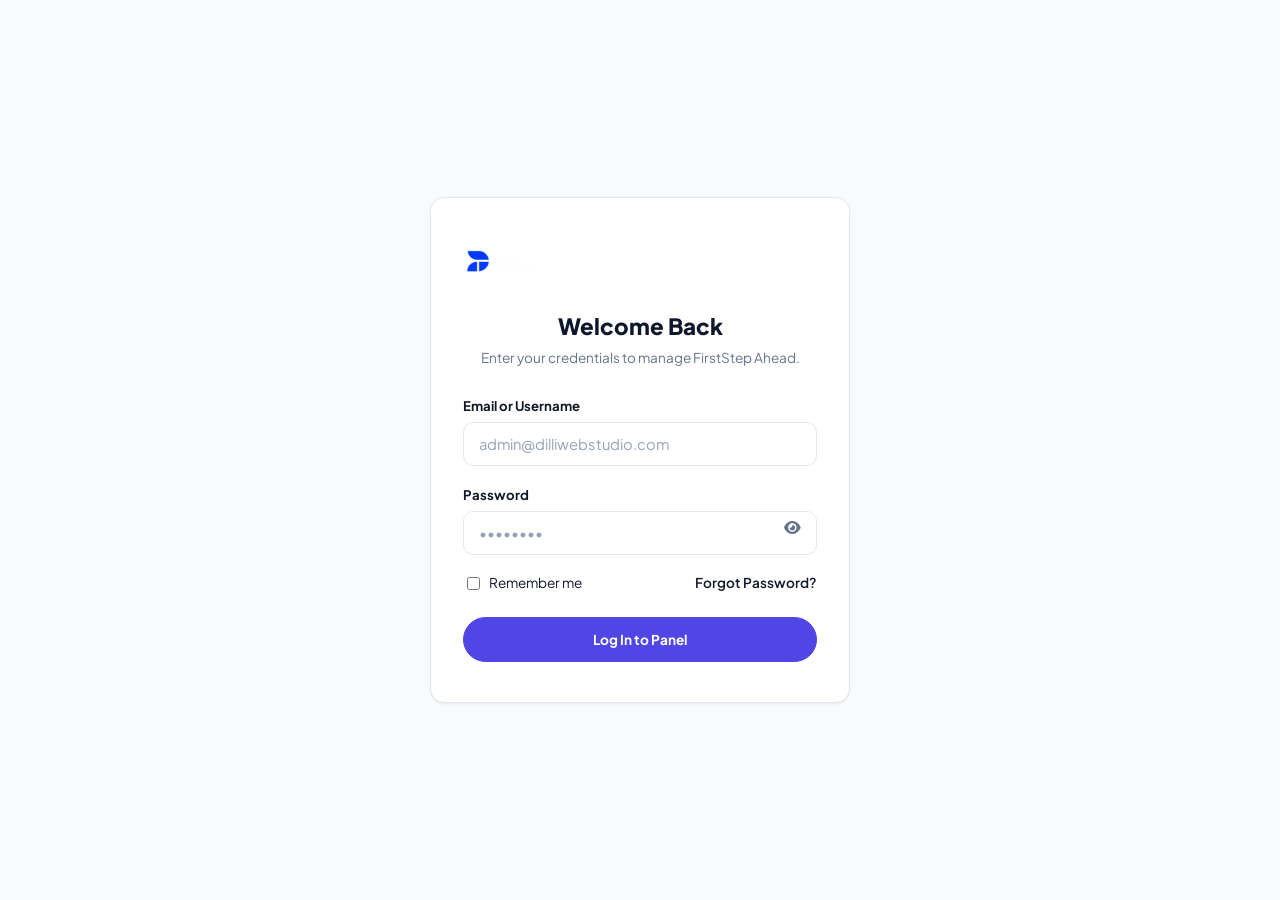
<file: admin/messages.html>
<!DOCTYPE html>
<html lang="en">

<head>
    <meta charset="UTF-8" />
    <meta name="viewport" content="width=device-width, initial-scale=1.0" />
    <title>Contact Messages — Dilli Web Studio</title>
    <link rel="stylesheet" href="css/admin.css" />
    <link rel="stylesheet" href="https://cdnjs.cloudflare.com/ajax/libs/font-awesome/6.5.1/css/all.min.css" />
    <link rel="icon" type="image/png" href="../data/WebStudio-FinalLogo2.png">
    <link rel="apple-touch-icon" href="../data/WebStudio-FinalLogo2.png">

    <script>
        if (sessionStorage.getItem('isAdminLoggedIn') !== 'true') {
            window.location.href = 'login.html';
        }
    </script>
</head>

<body>
    <div class="admin-layout">
        <!-- Sidebar Navigation -->
        <aside class="admin-sidebar">
            <div>
                <div class="sidebar-header"><img src="../data/WebStudio-FinalLogo1.png" class="brand-logo-img"
                        alt="Logo" /></div>
                <ul class="sidebar-menu">
                    <li class="sidebar-item"><a href="index.html" class="sidebar-link"><i
                                class="fa-solid fa-chart-pie"></i> Dashboard</a></li>
                    <li class="sidebar-item"><a href="projects.html" class="sidebar-link"><i
                                class="fa-solid fa-folder-open"></i> Projects</a></li>
                    <li class="sidebar-item"><a href="services.html" class="sidebar-link"><i
                                class="fa-solid fa-layer-group"></i> Services</a></li>
                    <li class="sidebar-item"><a href="testimonials.html" class="sidebar-link"><i
                                class="fa-solid fa-quote-right"></i> Testimonials</a></li>
                    <li class="sidebar-item"><a href="messages.html" class="sidebar-link active"><i
                                class="fa-solid fa-envelope"></i> Messages</a></li>
                    <li class="sidebar-item"><a href="settings.html" class="sidebar-link"><i
                                class="fa-solid fa-sliders"></i> Settings</a></li>
                </ul>
            </div>
            <div style="padding: 1.25rem 0.85rem; border-top: var(--border-thin);">
                <a href="#" id="logoutBtn" class="sidebar-link" style="color: #EF4444;"><i
                        class="fa-solid fa-right-from-bracket"></i> Logout</a>
            </div>
        </aside>

        <div class="admin-main">
            <header class="admin-topbar">
                <div style="display: flex; align-items: center;">
                    <button class="sidebar-toggle-btn" id="sidebarToggle" aria-label="Toggle Navigation">
                        <i class="fa-solid fa-bars"></i>
                    </button>
                    <h1 class="page-title" style="font-size: 1.25rem; font-weight: 700;">Inquiries & Messages</h1>
                </div>
            </header>

            <main class="admin-content-body">
                <div class="glass-admin-card">
                    <div class="table-responsive-custom">
                        <table class="admin-table">
                            <thead>
                                <tr>
                                    <th>Sender Name</th>
                                    <th>Email / Phone</th>
                                    <th>Subject</th>
                                    <th>Date Received</th>
                                    <th>Status</th>
                                    <th>Actions</th>
                                </tr>
                            </thead>
                            <tbody>
                                <tr>
                                    <td><strong>Anand Mathews</strong></td>
                                    <td>anand@example.com<br /><small>+91 9876543210</small></td>
                                    <td>Website Consultation Inquiry</td>
                                    <td>Aug 15, 2026</td>
                                    <td><span class="status-badge new">New</span></td>
                                    <td>
                                        <button class="btn-pill-admin btn-secondary-admin"
                                            style="padding: 0.3rem 0.75rem; font-size: 0.75rem;"
                                            onclick="openAdminModal('viewMessageModal')"><i class="fa-solid fa-eye"></i>
                                            View</button>
                                    </td>
                                </tr>
                            </tbody>
                        </table>
                    </div>
                </div>
            </main>
        </div>
    </div>

    <!-- Mobile Backdrop -->
    <div class="sidebar-overlay" id="sidebarOverlay"></div>

    <!-- Message Details Modal -->
    <div class="custom-modal-backdrop" id="viewMessageModal">
        <div class="custom-modal-card">
            <button class="modal-close-btn" onclick="closeAdminModal('viewMessageModal')">&times;</button>
            <h3 style="font-weight: 800; margin-bottom: 0.5rem;">Message Details</h3>
            <div
                style="border-bottom: var(--border-thin); padding-bottom: 1rem; margin-bottom: 1rem; font-size: 0.85rem;">
                <p><strong>From:</strong> Anand Mathews (anand@example.com)</p>
                <p><strong>Phone:</strong> +91 9876543210</p>
                <p><strong>Subject:</strong> Website Consultation Inquiry</p>
            </div>
            <p
                style="background: var(--bg-primary); padding: 1rem; border-radius: var(--radius-md); font-size: 0.9rem; line-height: 1.6;">
                "Hi Dilli, I would like to get a business website built for my retail shop. Please let me know your
                availability for a call."
            </p>
            <div style="display:flex; justify-content: flex-end; gap: 0.75rem; margin-top: 1.5rem;">
                <button class="btn-pill-admin btn-secondary-admin" onclick="closeAdminModal('viewMessageModal')">Mark as
                    Read</button>
                <button class="btn-pill-admin btn-danger-admin"
                    onclick="closeAdminModal('viewMessageModal')">Delete</button>
            </div>
        </div>
    </div>
    <script src="js/admin-script.js"></script>
</body>

</html>
</file>
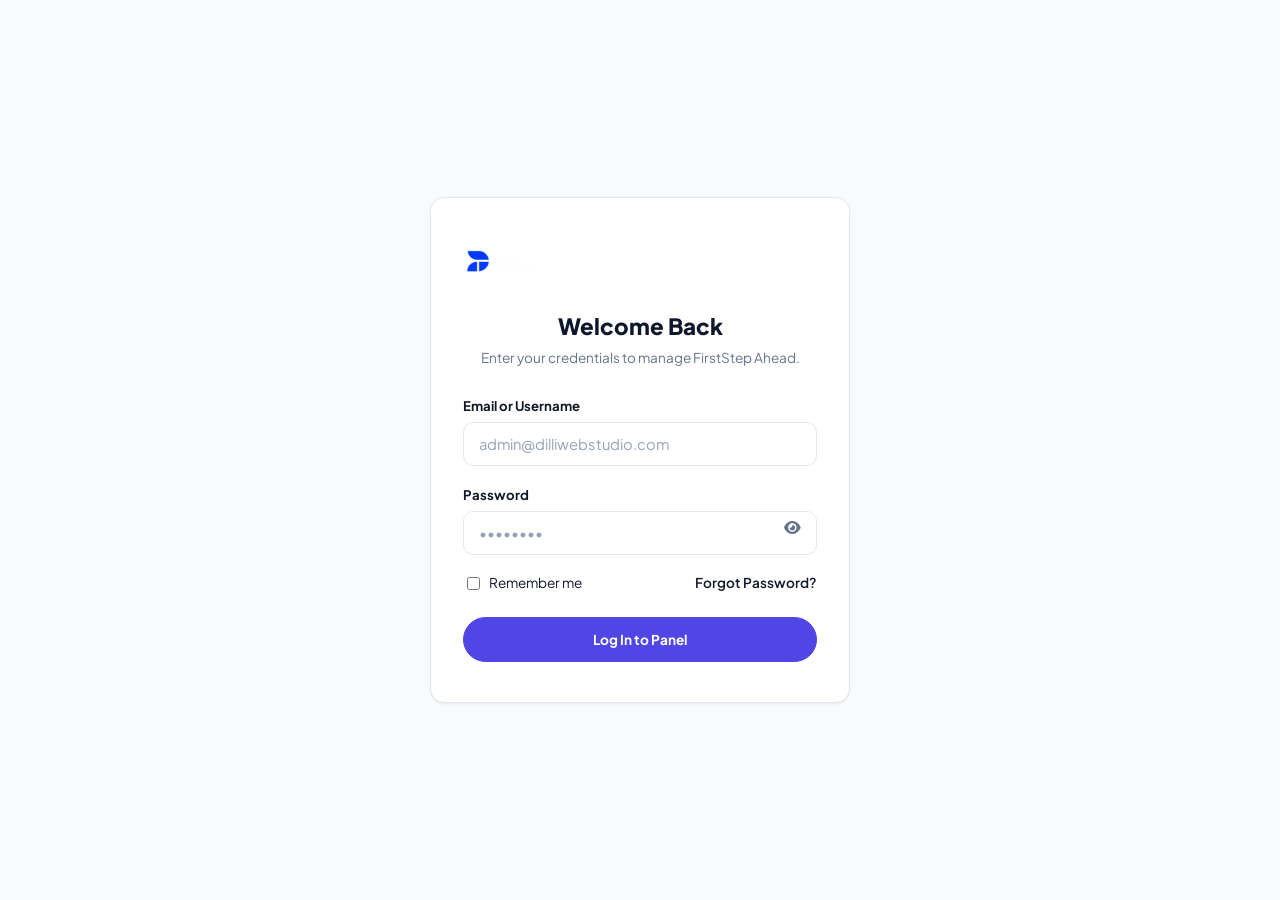
<file: admin/projects.html>
<!DOCTYPE html>
<html lang="en">

<head>
    <meta charset="UTF-8" />
    <meta name="viewport" content="width=device-width, initial-scale=1.0" />
    <title>Projects Management — Dilli Web Studio</title>
    <link rel="stylesheet" href="css/admin.css" />
    <link rel="stylesheet" href="https://cdnjs.cloudflare.com/ajax/libs/font-awesome/6.5.1/css/all.min.css" />
    <link rel="icon" type="image/png" href="../data/WebStudio-FinalLogo2.png">
    <link rel="apple-touch-icon" href="../data/WebStudio-FinalLogo2.png">
    <script>
        if (sessionStorage.getItem('isAdminLoggedIn') !== 'true') {
            window.location.href = 'login.html';
        }
    </script>
</head>

<body>
    <div class="admin-layout">
        <!-- Sidebar Navigation -->
        <aside class="admin-sidebar">
            <div>
                <div class="sidebar-header"><img src="../data/WebStudio-FinalLogo1.png" class="brand-logo-img"
                        alt="Logo" /></div>
                <ul class="sidebar-menu">
                    <li class="sidebar-item"><a href="index.html" class="sidebar-link"><i
                                class="fa-solid fa-chart-pie"></i> Dashboard</a></li>
                    <li class="sidebar-item"><a href="projects.html" class="sidebar-link active"><i
                                class="fa-solid fa-folder-open"></i> Projects</a></li>
                    <li class="sidebar-item"><a href="services.html" class="sidebar-link"><i
                                class="fa-solid fa-layer-group"></i> Services</a></li>
                    <li class="sidebar-item"><a href="testimonials.html" class="sidebar-link"><i
                                class="fa-solid fa-quote-right"></i> Testimonials</a></li>
                    <li class="sidebar-item"><a href="messages.html" class="sidebar-link"><i
                                class="fa-solid fa-envelope"></i> Messages</a></li>
                    <li class="sidebar-item"><a href="settings.html" class="sidebar-link"><i
                                class="fa-solid fa-sliders"></i> Settings</a></li>
                </ul>
            </div>
            <div style="padding: 1.25rem 0.85rem; border-top: var(--border-thin);">
                <a href="login.html" class="sidebar-link" style="color: #EF4444;"><i
                        class="fa-solid fa-right-from-bracket"></i> Logout</a>
            </div>
        </aside>

        <div class="admin-main">
            <header class="admin-topbar">
                <div style="display: flex; align-items: center;">
                    <button class="sidebar-toggle-btn" id="sidebarToggle" aria-label="Toggle Navigation">
                        <i class="fa-solid fa-bars"></i>
                    </button>
                    <h1 class="page-title" style="font-size: 1.25rem; font-weight: 700;">Projects</h1>
                </div>
            </header>

            <main class="admin-content-body">
                <!-- Header Actions Bar -->
                <div class="glass-admin-card"
                    style="display:flex; justify-content:space-between; align-items:center; flex-wrap:wrap; gap:1rem;">
                    <div>
                        <h2 style="font-size: 1.2rem; font-weight:700;">All Web Projects</h2>
                        <p style="color: var(--text-secondary); font-size: 0.85rem;">Manage, edit, and feature portfolio
                            items on the main website.</p>
                    </div>
                    <button class="btn-pill-admin btn-primary-admin" onclick="openAdminModal('projectFormModal')"><i
                            class="fa-solid fa-plus"></i> Add Project</button>
                </div>

                <!-- Filters & Search Bar -->
                <div class="glass-admin-card" style="display:flex; gap:1rem; flex-wrap:wrap; padding: 1rem;">
                    <input type="text" class="admin-input" placeholder="Search projects..."
                        style="flex-grow:1; min-width: 200px;" />
                    <select class="admin-input" style="width: 160px;">
                        <option>All Categories</option>
                        <option>Full-Stack</option>
                        <option>Static Site</option>
                    </select>
                    <select class="admin-input" style="width: 140px;">
                        <option>All Status</option>
                        <option>Published</option>
                        <option>Draft</option>
                    </select>
                </div>

                <!-- Data Table -->
                <div class="glass-admin-card">
                    <div class="table-responsive-custom">
                        <table class="admin-table">
                            <thead>
                                <tr>
                                    <th>Preview</th>
                                    <th>Project Name</th>
                                    <th>Category</th>
                                    <th>Technologies</th>
                                    <th>Featured</th>
                                    <th>Status</th>
                                    <th>Actions</th>
                                </tr>
                            </thead>
                            <tbody>
                                <tr>
                                    <td><img src="../data/poster.png" class="table-img-thumb" alt="Self Made" /></td>
                                    <td><strong>Self Made</strong></td>
                                    <td>Full-Stack</td>
                                    <td>HTML, CSS, JS</td>
                                    <td><i class="fa-solid fa-star" style="color: #EAB308;"></i> Yes</td>
                                    <td><span class="status-badge published">Published</span></td>
                                    <td>
                                        <button
                                            style="background:none; border:none; color:var(--accent-blue); cursor:pointer; margin-right:0.5rem;"
                                            onclick="openAdminModal('projectFormModal')"><i
                                                class="fa-solid fa-pen-to-square"></i></button>
                                        <button style="background:none; border:none; color:#EF4444; cursor:pointer;"
                                            onclick="openAdminModal('deleteConfirmModal')"><i
                                                class="fa-solid fa-trash"></i></button>
                                    </td>
                                </tr>
                            </tbody>
                        </table>
                    </div>
                </div>
            </main>
        </div>
    </div>

    <!-- Mobile Backdrop -->
    <div class="sidebar-overlay" id="sidebarOverlay"></div>

    <!-- Add/Edit Project Form Modal -->
    <div class="custom-modal-backdrop" id="projectFormModal">
        <div class="custom-modal-card">
            <button class="modal-close-btn" onclick="closeAdminModal('projectFormModal')">&times;</button>
            <h3 style="font-weight: 800; margin-bottom: 1.25rem;">Add / Edit Project</h3>
            <form onsubmit="event.preventDefault(); closeAdminModal('projectFormModal');">
                <div class="admin-form-group">
                    <label>Project Name</label>
                    <input type="text" class="admin-input" placeholder="e.g. Self Made E-commerce" required />
                </div>
                <div class="admin-form-group">
                    <label>Category</label>
                    <input type="text" class="admin-input" placeholder="e.g. Full-Stack / Portfolio" />
                </div>
                <div class="admin-form-group">
                    <label>Technologies Used</label>
                    <input type="text" class="admin-input" placeholder="HTML, CSS, JS, Bootstrap" />
                </div>
                <div class="admin-form-group">
                    <label>Upload Project Image</label>
                    <input type="file" accept="image/*" onchange="previewImage(event, 'projectImgPreview')" />
                    <div class="image-preview-container" id="projectImgPreview">
                        <span style="color:var(--text-secondary); font-size: 0.85rem;">Image preview will appear
                            here</span>
                    </div>
                </div>
                <div style="display:flex; justify-content: flex-end; gap: 0.75rem; margin-top: 1.5rem;">
                    <button type="button" class="btn-pill-admin btn-secondary-admin"
                        onclick="closeAdminModal('projectFormModal')">Cancel</button>
                    <button type="submit" class="btn-pill-admin btn-primary-admin">Save Project</button>
                </div>
            </form>
        </div>
    </div>

    <!-- Delete Confirmation Modal -->
    <div class="custom-modal-backdrop" id="deleteConfirmModal">
        <div class="custom-modal-card" style="width: min(90%, 400px); text-align: center;">
            <i class="fa-solid fa-triangle-exclamation"
                style="font-size: 2.5rem; color: #EF4444; margin-bottom: 1rem;"></i>
            <h3 style="font-weight:800; margin-bottom: 0.5rem;">Are you sure?</h3>
            <p style="color: var(--text-secondary); font-size: 0.85rem; margin-bottom: 1.5rem;">This action cannot be
                undone. This item will be removed permanently.</p>
            <div style="display:flex; justify-content: center; gap: 0.75rem;">
                <button class="btn-pill-admin btn-secondary-admin"
                    onclick="closeAdminModal('deleteConfirmModal')">Cancel</button>
                <button class="btn-pill-admin btn-danger-admin" onclick="closeAdminModal('deleteConfirmModal')">Delete
                    Permanently</button>
            </div>
        </div>
    </div>

    <script src="js/admin-script.js"></script>
</body>

</html>
</file>
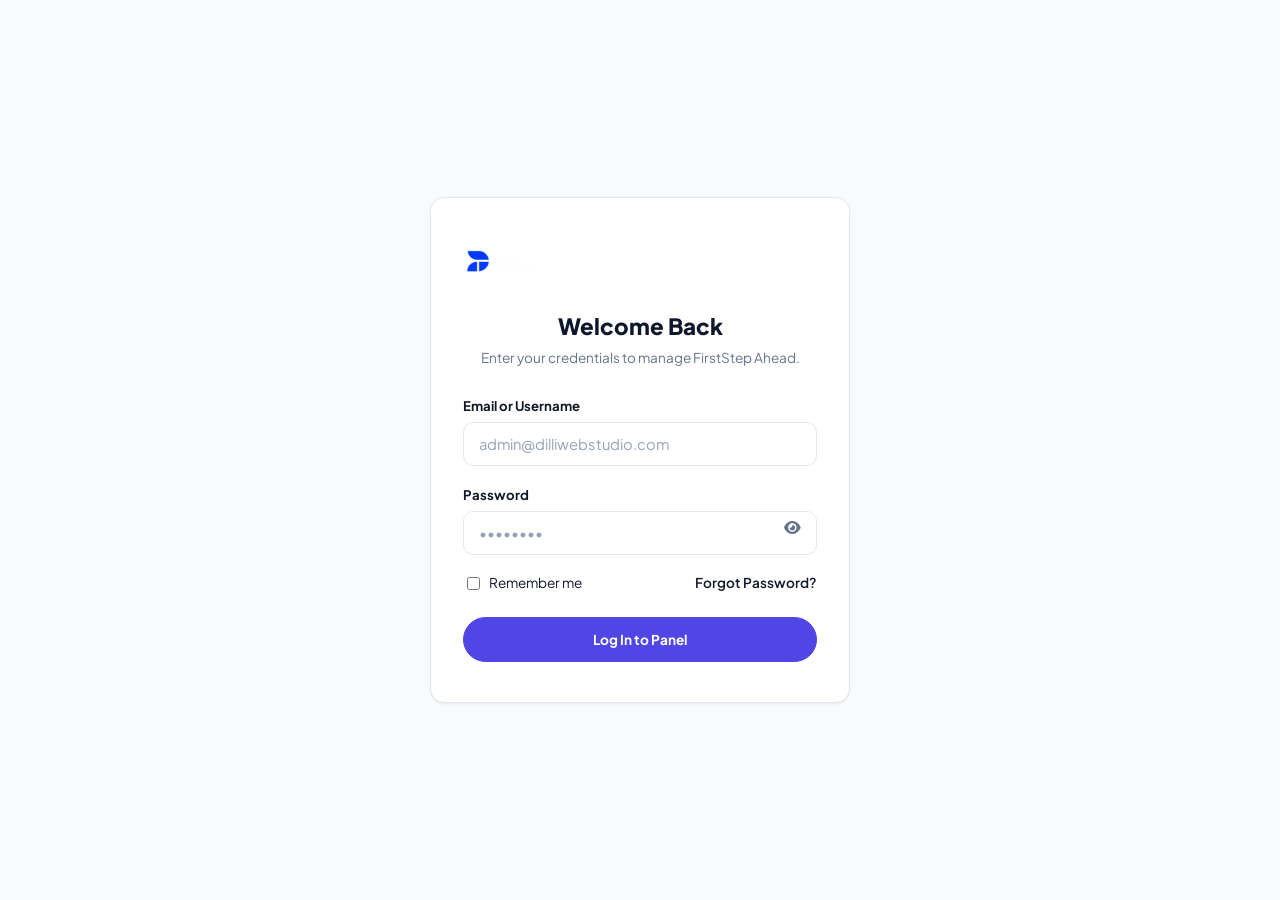
<file: admin/services.html>
<!DOCTYPE html>
<html lang="en">

<head>
    <meta charset="UTF-8" />
    <meta name="viewport" content="width=device-width, initial-scale=1.0" />
    <title>Services Management — Dilli Web Studio</title>
    <link rel="stylesheet" href="css/admin.css" />
    <link rel="stylesheet" href="https://cdnjs.cloudflare.com/ajax/libs/font-awesome/6.5.1/css/all.min.css" />

    <link rel="icon" type="image/png" href="../data/WebStudio-FinalLogo2.png">
    <link rel="apple-touch-icon" href="../data/WebStudio-FinalLogo2.png">
    <script>
        if (sessionStorage.getItem('isAdminLoggedIn') !== 'true') {
            window.location.href = 'login.html';
        }
    </script>
</head>

<body>
    <div class="admin-layout">
        <!-- Sidebar Navigation -->
        <aside class="admin-sidebar">
            <div>
                <div class="sidebar-header"><img src="../data/WebStudio-FinalLogo1.png" class="brand-logo-img"
                        alt="Logo" /></div>
                <ul class="sidebar-menu">
                    <li class="sidebar-item"><a href="index.html" class="sidebar-link"><i
                                class="fa-solid fa-chart-pie"></i> Dashboard</a></li>
                    <li class="sidebar-item"><a href="projects.html" class="sidebar-link"><i
                                class="fa-solid fa-folder-open"></i> Projects</a></li>
                    <li class="sidebar-item"><a href="services.html" class="sidebar-link active"><i
                                class="fa-solid fa-layer-group"></i> Services</a></li>
                    <li class="sidebar-item"><a href="testimonials.html" class="sidebar-link"><i
                                class="fa-solid fa-quote-right"></i> Testimonials</a></li>
                    <li class="sidebar-item"><a href="messages.html" class="sidebar-link"><i
                                class="fa-solid fa-envelope"></i> Messages</a></li>
                    <li class="sidebar-item"><a href="settings.html" class="sidebar-link"><i
                                class="fa-solid fa-sliders"></i> Settings</a></li>
                </ul>
            </div>
            <div style="padding: 1.25rem 0.85rem; border-top: var(--border-thin);">
                <a href="#" id="logoutBtn" class="sidebar-link" style="color: #EF4444;"><i
                        class="fa-solid fa-right-from-bracket"></i> Logout</a>
            </div>
        </aside>

        <div class="admin-main">
            <header class="admin-topbar">
                <div style="display: flex; align-items: center;">
                    <button class="sidebar-toggle-btn" id="sidebarToggle" aria-label="Toggle Navigation">
                        <i class="fa-solid fa-bars"></i>
                    </button>
                    <h1 class="page-title" style="font-size: 1.25rem; font-weight: 700;">Services</h1>
                </div>
            </header>

            <main class="admin-content-body">
                <div class="glass-admin-card"
                    style="display:flex; justify-content:space-between; align-items:center; flex-wrap:wrap; gap:1rem;">
                    <div>
                        <h2 style="font-size: 1.2rem; font-weight:700;">Services Offered</h2>
                        <p style="color: var(--text-secondary); font-size: 0.85rem;">Manage services deck on the agency
                            website.</p>
                    </div>
                    <button class="btn-pill-admin btn-primary-admin" onclick="openAdminModal('serviceModal')"><i
                            class="fa-solid fa-plus"></i> Add Service</button>
                </div>

                <div class="glass-admin-card">
                    <div class="table-responsive-custom">
                        <table class="admin-table">
                            <thead>
                                <tr>
                                    <th>Icon</th>
                                    <th>Service Title</th>
                                    <th>Description</th>
                                    <th>Status</th>
                                    <th>Actions</th>
                                </tr>
                            </thead>
                            <tbody>
                                <tr>
                                    <td><i class="fa-solid fa-code"
                                            style="color:var(--accent-blue); font-size: 1.2rem;"></i></td>
                                    <td><strong>Static Website</strong></td>
                                    <td>Ultra-fast, lightweight, and SEO-optimized static sites...</td>
                                    <td><span class="status-badge published">Active</span></td>
                                    <td>
                                        <button
                                            style="background:none; border:none; color:var(--accent-blue); cursor:pointer;"
                                            onclick="openAdminModal('serviceModal')"><i
                                                class="fa-solid fa-pen-to-square"></i></button>
                                        <button style="background:none; border:none; color:#EF4444; cursor:pointer;"><i
                                                class="fa-solid fa-trash"></i></button>
                                    </td>
                                </tr>
                            </tbody>
                        </table>
                    </div>
                </div>
            </main>
        </div>
    </div>

    <!-- Mobile Backdrop -->
    <div class="sidebar-overlay" id="sidebarOverlay"></div>

    <!-- Service Modal -->
    <div class="custom-modal-backdrop" id="serviceModal">
        <div class="custom-modal-card">
            <button class="modal-close-btn" onclick="closeAdminModal('serviceModal')">&times;</button>
            <h3 style="font-weight: 800; margin-bottom: 1.25rem;">Add / Edit Service</h3>
            <form onsubmit="event.preventDefault(); closeAdminModal('serviceModal');">
                <div class="admin-form-group">
                    <label>Service Title</label>
                    <input type="text" class="admin-input" placeholder="e.g. Birthday Special Websites" required />
                </div>
                <div class="admin-form-group">
                    <label>FontAwesome Icon Class</label>
                    <input type="text" class="admin-input" placeholder="e.g. fa-solid fa-cake-candles" />
                </div>
                <div class="admin-form-group">
                    <label>Description</label>
                    <textarea class="admin-input" rows="3" placeholder="Service overview..."></textarea>
                </div>
                <div style="display:flex; justify-content: flex-end; gap: 0.75rem;">
                    <button type="button" class="btn-pill-admin btn-secondary-admin"
                        onclick="closeAdminModal('serviceModal')">Cancel</button>
                    <button type="submit" class="btn-pill-admin btn-primary-admin">Save Service</button>
                </div>
            </form>
        </div>
    </div>
    <script src="js/admin-script.js"></script>
</body>

</html>
</file>
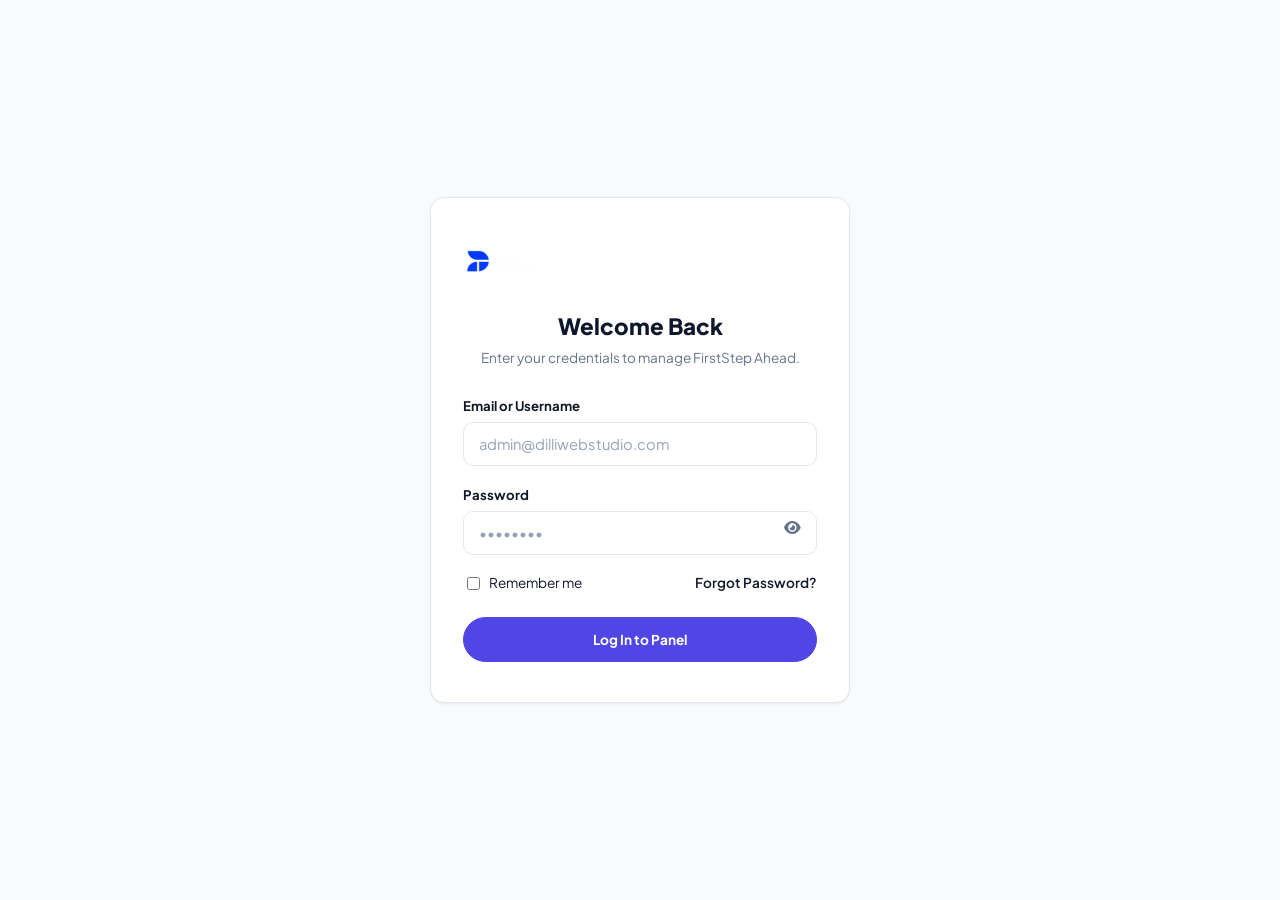
<file: admin/settings.html>
<!DOCTYPE html>
<html lang="en">

<head>
    <meta charset="UTF-8" />
    <meta name="viewport" content="width=device-width, initial-scale=1.0" />
    <title>Admin Settings — Dilli Web Studio</title>
    <link rel="stylesheet" href="css/admin.css" />
    <link rel="stylesheet" href="js/admin-script.js" />
    <link rel="stylesheet" href="https://cdnjs.cloudflare.com/ajax/libs/font-awesome/6.5.1/css/all.min.css" />
    <link rel="icon" type="image/png" href="../data/WebStudio-FinalLogo2.png">
    <link rel="apple-touch-icon" href="../data/WebStudio-FinalLogo2.png">
    <script>
        if (sessionStorage.getItem('isAdminLoggedIn') !== 'true') {
            window.location.href = 'login.html';
        }
    </script>
</head>

<body>
    <div class="admin-layout">
        <!-- Sidebar Navigation -->
        <aside class="admin-sidebar">
            <div>
                <div class="sidebar-header">
                    <img src="../data/WebStudio-FinalLogo1.png" alt="Dilli Web Studio" class="brand-logo-img" />
                </div>
                <ul class="sidebar-menu">
                    <li class="sidebar-item"><a href="index.html" class="sidebar-link"><i
                                class="fa-solid fa-chart-pie"></i> Dashboard</a></li>
                    <li class="sidebar-item"><a href="projects.html" class="sidebar-link"><i
                                class="fa-solid fa-folder-open"></i> Projects</a></li>
                    <li class="sidebar-item"><a href="services.html" class="sidebar-link"><i
                                class="fa-solid fa-layer-group"></i> Services</a></li>
                    <li class="sidebar-item"><a href="testimonials.html" class="sidebar-link"><i
                                class="fa-solid fa-quote-right"></i> Testimonials</a></li>
                    <li class="sidebar-item"><a href="messages.html" class="sidebar-link"><i
                                class="fa-solid fa-envelope"></i> Messages</a></li>
                    <li class="sidebar-item"><a href="settings.html" class="sidebar-link active"><i
                                class="fa-solid fa-sliders"></i> Settings</a></li>
                </ul>
            </div>
            <div style="padding: 1.25rem 0.85rem; border-top: 1px solid var(--border-subtle);">
                <a href="#" id="logoutBtn" class="sidebar-link" style="color: #EF4444;"><i
                        class="fa-solid fa-right-from-bracket"></i> Logout</a>
            </div>
        </aside>

        <!-- Main Content Area -->
        <div class="admin-main">
            <header class="admin-topbar">
                <div style="display: flex; align-items: center;">
                    <button class="sidebar-toggle-btn" id="sidebarToggle" aria-label="Toggle Navigation">
                        <i class="fa-solid fa-bars"></i>
                    </button>
                    <h1 style="font-size: 1.25rem; font-weight: 700;">Account & Site Settings</h1>
                </div>
                <div class="topbar-right">
                    <div class="admin-profile-btn" id="profileBtn">
                        <img src="../data/pic-of-mee.png" alt="Dilli Shankar" class="admin-avatar" id="topbarAvatar" />
                        <span style="font-weight: 600; font-size: 0.9rem;">Dilli Shankar</span>
                    </div>
                </div>
            </header>

            <main style="padding: 2rem;">
                <!-- Modern Tab Navigation Header -->
                <div class="settings-nav-tabs">
                    <button class="settings-tab-btn active" onclick="switchTab('profileTab', this)">
                        <i class="fa-regular fa-user"></i> Admin Profile
                    </button>
                    <button class="settings-tab-btn" onclick="switchTab('securityTab', this)">
                        <i class="fa-solid fa-shield-halved"></i> Security & Password
                    </button>
                    <button class="settings-tab-btn" onclick="switchTab('siteTab', this)">
                        <i class="fa-solid fa-globe"></i> Website Metadata
                    </button>
                </div>

                <!-- Tab 1: Profile Settings -->
                <div id="profileTab" class="tab-content active">
                    <div class="glass-admin-card">
                        <div style="margin-bottom: 1.5rem;">
                            <h2 style="font-size: 1.1rem; font-weight: 800;">Profile Settings</h2>
                            <p style="color: var(--text-secondary); font-size: 0.85rem;">Update your personal info and
                                display picture across the dashboard.</p>
                        </div>

                        <div class="profile-upload-container"
                            style="display: flex; gap: 1rem; align-items: center; flex-wrap: wrap;">
                            <div class="profile-avatar-wrapper" style="position: relative;">
                                <img src="../data/pic-of-mee.png" id="avatarPreview" alt="Profile Avatar"
                                    style="width: 80px; height: 80px; border-radius: 50%; object-fit: cover;" />
                                <label for="profileImgInput" class="avatar-edit-badge" title="Change Photo"
                                    style="position: absolute; bottom: 0; right: 0; background: var(--accent-blue); padding: 0.3rem; border-radius: 50%; color: #fff; cursor: pointer;">
                                    <i class="fa-solid fa-camera"></i>
                                </label>
                                <input type="file" id="profileImgInput" accept="image/*" style="display: none;"
                                    onchange="previewProfileImage(event)" />
                            </div>
                            <div>
                                <h3 style="font-size: 1rem; font-weight: 700;">Profile Picture</h3>
                                <p
                                    style="color: var(--text-secondary); font-size: 0.8rem; margin: 0.25rem 0 0.75rem 0;">
                                    Supports JPG, PNG or WEBP (Max 2MB)</p>
                                <button type="button" class="btn-pill-admin btn-secondary-admin"
                                    onclick="document.getElementById('profileImgInput').click()">
                                    <i class="fa-solid fa-upload"></i> Choose Image
                                </button>
                            </div>
                        </div>

                        <hr style="border: 0; border-top: 1px solid var(--border-subtle); margin: 1.5rem 0;" />

                        <form onsubmit="handleProfileSave(event)">
                            <div
                                style="display: grid; grid-template-columns: repeat(auto-fit, minmax(250px, 1fr)); gap: 1.25rem; margin-bottom: 1.25rem;">
                                <div class="admin-form-group">
                                    <label>Admin Name</label>
                                    <input type="text" class="admin-input" id="adminNameInput" value="Dilli Shankar"
                                        required />
                                </div>
                                <div class="admin-form-group">
                                    <label>Email Address</label>
                                    <input type="email" class="admin-input" id="adminEmailInput"
                                        value="hello@dilliwebstudio.com" required />
                                </div>
                                <div class="admin-form-group">
                                    <label>Designation / Role</label>
                                    <input type="text" class="admin-input"
                                        value="Lead Full-Stack Developer & Designer" />
                                </div>
                                <div class="admin-form-group">
                                    <label>Location</label>
                                    <input type="text" class="admin-input" value="Chennai, India" />
                                </div>
                            </div>

                            <div style="display: flex; justify-content: flex-end;">
                                <button type="submit" class="btn-pill-admin btn-primary-admin">
                                    <i class="fa-solid fa-check"></i> Save Profile Changes
                                </button>
                            </div>
                        </form>
                    </div>
                </div>

                <!-- Tab 2: Security & Password -->
                <div id="securityTab" class="tab-content" style="display:none;">
                    <div class="glass-admin-card" style="max-width: 600px;">
                        <div style="margin-bottom: 1.5rem;">
                            <h2 style="font-size: 1.1rem; font-weight: 800;">Change Password</h2>
                            <p style="color: var(--text-secondary); font-size: 0.85rem;">Ensure your account uses a
                                strong and unique security password.</p>
                        </div>

                        <form onsubmit="handlePasswordUpdate(event)">
                            <div class="admin-form-group">
                                <label>Current Password</label>
                                <div class="password-input-wrapper">
                                    <input type="password" class="admin-input" id="currPass" placeholder="••••••••"
                                        required />
                                </div>
                            </div>

                            <div class="admin-form-group">
                                <label>New Password</label>
                                <div class="password-input-wrapper">
                                    <input type="password" class="admin-input" id="newPass" placeholder="••••••••"
                                        required />
                                </div>
                            </div>

                            <div class="admin-form-group" style="margin-bottom: 1.5rem;">
                                <label>Confirm New Password</label>
                                <div class="password-input-wrapper">
                                    <input type="password" class="admin-input" id="confirmPass" placeholder="••••••••"
                                        required />
                                </div>
                            </div>

                            <button type="submit" class="btn-pill-admin btn-primary-admin">
                                <i class="fa-solid fa-lock"></i> Update Password
                            </button>
                        </form>
                    </div>
                </div>

                <!-- Tab 3: Site Metadata -->
                <div id="siteTab" class="tab-content" style="display:none;">
                    <div class="glass-admin-card">
                        <div style="margin-bottom: 1.5rem;">
                            <h2 style="font-size: 1.1rem; font-weight: 800;">General Website Meta</h2>
                            <p style="color: var(--text-secondary); font-size: 0.85rem;">Manage main portfolio identity
                                and global SEO configurations.</p>
                        </div>
                        <form onsubmit="alert('Site settings updated!'); return false;">
                            <div
                                style="display: grid; grid-template-columns: repeat(auto-fit, minmax(250px, 1fr)); gap: 1.25rem;">
                                <div class="admin-form-group">
                                    <label>Site Brand Title</label>
                                    <input type="text" class="admin-input" value="Dilli Web Studio" />
                                </div>
                                <div class="admin-form-group">
                                    <label>Contact Phone Number</label>
                                    <input type="text" class="admin-input" value="+91 98765 43210" />
                                </div>
                            </div>
                            <div class="admin-form-group" style="margin-top: 1rem;">
                                <label>Meta SEO Description</label>
                                <textarea class="admin-input" rows="3"
                                    style="resize: vertical;">Premium Web Development & UI/UX Design Studio based in Guindy, Chennai.</textarea>
                            </div>
                            <button type="submit" class="btn-pill-admin btn-primary-admin" style="margin-top: 1rem;">
                                <i class="fa-solid fa-floppy-disk"></i> Update Site Meta
                            </button>
                        </form>
                    </div>
                </div>
            </main>
        </div>
    </div>

    <!-- Mobile Backdrop -->
    <div class="sidebar-overlay" id="sidebarOverlay"></div>

    <script src="js/admin-script.js"></script>
</body>

</html>
</file>
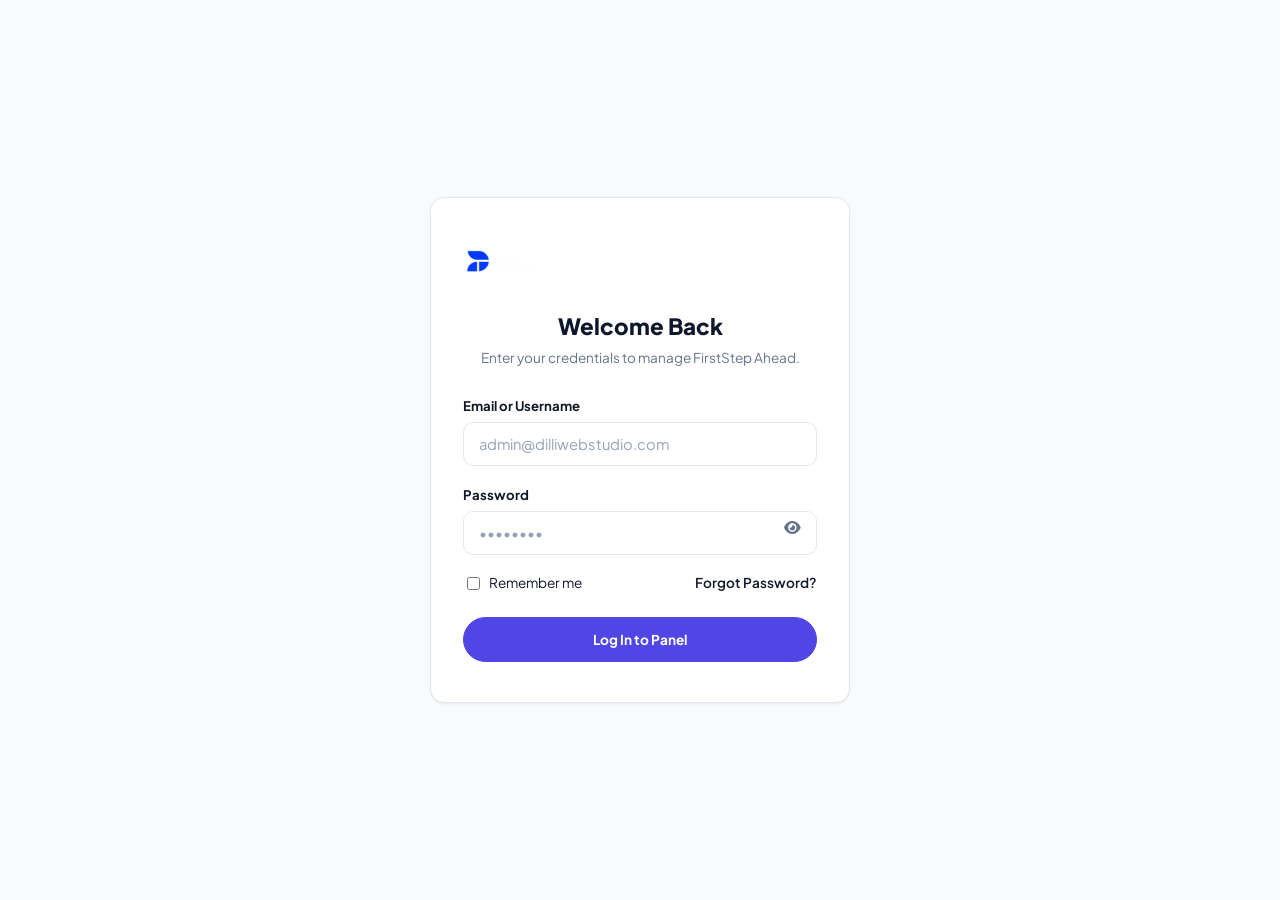
<file: admin/testimonials.html>
<!DOCTYPE html>
<html lang="en">

<head>
    <meta charset="UTF-8" />
    <meta name="viewport" content="width=device-width, initial-scale=1.0" />
    <title>Testimonials — Dilli Web Studio</title>
    <link rel="stylesheet" href="css/admin.css" />
    <link rel="stylesheet" href="https://cdnjs.cloudflare.com/ajax/libs/font-awesome/6.5.1/css/all.min.css" />
    <link rel="icon" type="image/png" href="../data/WebStudio-FinalLogo2.png">
    <link rel="apple-touch-icon" href="../data/WebStudio-FinalLogo2.png">
    <script>
        if (sessionStorage.getItem('isAdminLoggedIn') !== 'true') {
            window.location.href = 'login.html';
        }
    </script>
</head>

<body>
    <div class="admin-layout">
        <!-- Sidebar Navigation -->
        <aside class="admin-sidebar">
            <div>
                <div class="sidebar-header"><img src="../data/WebStudio-FinalLogo1.png" class="brand-logo-img"
                        alt="Logo" /></div>
                <ul class="sidebar-menu">
                    <li class="sidebar-item"><a href="index.html" class="sidebar-link"><i
                                class="fa-solid fa-chart-pie"></i> Dashboard</a></li>
                    <li class="sidebar-item"><a href="projects.html" class="sidebar-link"><i
                                class="fa-solid fa-folder-open"></i> Projects</a></li>
                    <li class="sidebar-item"><a href="services.html" class="sidebar-link"><i
                                class="fa-solid fa-layer-group"></i> Services</a></li>
                    <li class="sidebar-item"><a href="testimonials.html" class="sidebar-link active"><i
                                class="fa-solid fa-quote-right"></i> Testimonials</a></li>
                    <li class="sidebar-item"><a href="messages.html" class="sidebar-link"><i
                                class="fa-solid fa-envelope"></i> Messages</a></li>
                    <li class="sidebar-item"><a href="settings.html" class="sidebar-link"><i
                                class="fa-solid fa-sliders"></i> Settings</a></li>
                </ul>
            </div>
            <div style="padding: 1.25rem 0.85rem; border-top: var(--border-thin);">
                <a href="#" id="logoutBtn" class="sidebar-link" style="color: #EF4444;"><i
                        class="fa-solid fa-right-from-bracket"></i> Logout</a>
            </div>
        </aside>

        <div class="admin-main">
            <header class="admin-topbar">
                <div style="display: flex; align-items: center;">
                    <button class="sidebar-toggle-btn" id="sidebarToggle" aria-label="Toggle Navigation">
                        <i class="fa-solid fa-bars"></i>
                    </button>
                    <h1 class="page-title" style="font-size: 1.25rem; font-weight: 700;">Client Reviews & Testimonials
                    </h1>
                </div>
            </header>

            <main class="admin-content-body">
                <div class="glass-admin-card"
                    style="display:flex; justify-content:space-between; align-items:center; flex-wrap:wrap; gap:1rem;">
                    <div>
                        <h2 style="font-size: 1.2rem; font-weight:700;">Client Reviews</h2>
                        <p style="color: var(--text-secondary); font-size: 0.85rem;">Manage scrolling marquee
                            testimonials.</p>
                    </div>
                    <button class="btn-pill-admin btn-primary-admin" onclick="openAdminModal('testimonialModal')"><i
                            class="fa-solid fa-plus"></i> Add Testimonial</button>
                </div>

                <div class="glass-admin-card">
                    <div class="table-responsive-custom">
                        <table class="admin-table">
                            <thead>
                                <tr>
                                    <th>Client</th>
                                    <th>Designation</th>
                                    <th>Rating</th>
                                    <th>Review</th>
                                    <th>Actions</th>
                                </tr>
                            </thead>
                            <tbody>
                                <tr>
                                    <td style="display:flex; align-items:center; gap:0.5rem;">
                                        <div class="table-avatar-thumb"
                                            style="background:var(--accent-blue); color:#FFF; display:flex; align-items:center; justify-content:center; font-weight:700; font-size:0.8rem; width:32px; height:32px; border-radius:50%;">
                                            PS</div>
                                        <strong>Priya Sharma</strong>
                                    </td>
                                    <td>Boutique Owner</td>
                                    <td style="color:#EAB308;"><i class="fa-solid fa-star"></i> 5.0</td>
                                    <td>"The custom design and smooth animations brought our brand to life!"</td>
                                    <td>
                                        <button
                                            style="background:none; border:none; color:var(--accent-blue); cursor:pointer;"
                                            onclick="openAdminModal('testimonialModal')"><i
                                                class="fa-solid fa-pen-to-square"></i></button>
                                        <button style="background:none; border:none; color:#EF4444; cursor:pointer;"><i
                                                class="fa-solid fa-trash"></i></button>
                                    </td>
                                </tr>
                            </tbody>
                        </table>
                    </div>
                </div>
            </main>
        </div>
    </div>

    <!-- Mobile Backdrop -->
    <div class="sidebar-overlay" id="sidebarOverlay"></div>

    <!-- Testimonial Form Modal -->
    <div class="custom-modal-backdrop" id="testimonialModal">
        <div class="custom-modal-card">
            <button class="modal-close-btn" onclick="closeAdminModal('testimonialModal')">&times;</button>
            <h3 style="font-weight: 800; margin-bottom: 1.25rem;">Add / Edit Testimonial</h3>
            <form onsubmit="event.preventDefault(); closeAdminModal('testimonialModal');">
                <div class="admin-form-group">
                    <label>Client Name</label>
                    <input type="text" class="admin-input" placeholder="e.g. Rajesh Kumar" required />
                </div>
                <div class="admin-form-group">
                    <label>Designation / Role</label>
                    <input type="text" class="admin-input" placeholder="e.g. Tech Founder" />
                </div>
                <div class="admin-form-group">
                    <label>Rating (Stars)</label>
                    <select class="admin-input">
                        <option>5 Stars</option>
                        <option>4 Stars</option>
                    </select>
                </div>
                <div class="admin-form-group">
                    <label>Review Text</label>
                    <textarea class="admin-input" rows="3" placeholder="Enter review quote..."></textarea>
                </div>
                <div style="display:flex; justify-content: flex-end; gap: 0.75rem;">
                    <button type="button" class="btn-pill-admin btn-secondary-admin"
                        onclick="closeAdminModal('testimonialModal')">Cancel</button>
                    <button type="submit" class="btn-pill-admin btn-primary-admin">Save Testimonial</button>
                </div>
            </form>
        </div>
    </div>
    <script src="js/admin-script.js"></script>
</body>

</html>
</file>
<file: style.css>
/* ==========================================================================
   DESIGN TOKENS & SYSTEM
   ========================================================================== */
:root {
    --bg-primary: #F7F7F5;
    --text-primary: #111111;
    --text-secondary: #666666;
    --color-white: #FFFFFF;
    --border-subtle: #E5E5E5;
    --accent-mint: #4169E1;
    --btn-bg: #111111;
    --btn-text: #FFFFFF;

    --font-family: 'Manrope', -apple-system, BlinkMacSystemFont, sans-serif;

    --weight-body: 400;
    --weight-nav: 500;
    --weight-btn: 600;
    --weight-h2: 700;
    --weight-hero: 800;

    --radius-sm: 8px;
    --radius-md: 12px;
    --radius-card: 20px;
    --radius-pill: 9999px;

    --border-thin: 1px solid var(--border-subtle);
    --shadow-subtle: 0 10px 30px rgba(0, 0, 0, 0.03);
    --shadow-float: 0 20px 40px rgba(0, 0, 0, 0.06);
    --shadow-nav: 0 8px 24px rgba(0, 0, 0, 0.04);
}

/* Base Reset */
* {
    box-sizing: border-box;
    margin: 0;
    padding: 0;
}

body {
    background-color: var(--bg-primary);
    color: var(--text-primary);
    font-family: var(--font-family);
    font-size: 1rem;
    font-weight: var(--weight-body);
    line-height: 1.6;
    -webkit-font-smoothing: antialiased;
    overflow-x: hidden;
}

/* Keyframe Animations */
@keyframes fadeInDown {
    from {
        opacity: 0;
        transform: translateY(-15px);
    }

    to {
        opacity: 1;
        transform: translateY(0);
    }
}

@keyframes fadeInUp {
    from {
        opacity: 0;
        transform: translateY(20px);
    }

    to {
        opacity: 1;
        transform: translateY(0);
    }
}

@keyframes floatSlow {

    0%,
    100% {
        transform: translateY(0);
    }

    50% {
        transform: translateY(-8px);
    }
}

@keyframes floatReverse {

    0%,
    100% {
        transform: translateY(0);
    }

    50% {
        transform: translateY(8px);
    }
}

/* ==========================================================================
   NAVBAR
   ========================================================================== */
.header-nav {
    position: fixed;
    top: 1.5rem;
    left: 0;
    right: 0;
    width: min(92%, 1020px);
    margin: 0 auto;
    z-index: 999999 !important;
    animation: fadeInDown 0.8s cubic-bezier(0.16, 1, 0.3, 1) forwards;
}

.nav-pill {
    background-color: rgba(255, 255, 255, 0.92);
    backdrop-filter: blur(12px);
    -webkit-backdrop-filter: blur(12px);
    border: var(--border-thin);
    border-radius: var(--radius-pill);
    box-shadow: var(--shadow-nav);
    padding: 0.5rem 0.75rem 0.5rem 1.25rem;
    display: flex;
    align-items: center;
    justify-content: space-between;
    gap: 1rem;
}

/* Brand Logo Image Styling */
.brand-logo-img {
    height: 48px;
    width: auto;
    object-fit: contain;
    display: block;
}

/* Footer Brand Logo Increased Size */
.footer-brand-col .brand-logo-img {
    height: 68px;
    width: auto;
    object-fit: contain;
    display: block;
    margin-bottom: 12px;
}

.logo-mark {
    width: 28px;
    height: 28px;
    background-color: var(--text-primary);
    color: var(--color-white);
    border-radius: 50%;
    display: flex;
    align-items: center;
    justify-content: center;
    font-size: 0.85rem;
    font-weight: 800;
}

.nav-menu {
    display: flex;
    align-items: center;
    gap: 0.35rem;
    list-style: none;
}

.nav-link {
    position: relative;
    text-decoration: none;
    color: #111111;
    font-size: 0.9rem;
    font-weight: 600;
    padding: 0.5rem 1.1rem;
    border-radius: var(--radius-pill);
    border: 1px solid transparent;
    transition: all 0.35s cubic-bezier(0.16, 1, 0.3, 1);
}

.nav-link:hover {
    color: #000000;
    background-color: rgba(255, 255, 255, 0.18);
    backdrop-filter: blur(20px) saturate(190%);
    -webkit-backdrop-filter: blur(20px) saturate(190%);
    border: 1px solid rgba(255, 255, 255, 0.45);
    box-shadow:
        inset 0 1px 1px 0 rgba(255, 255, 255, 0.6),
        inset 0 -1px 2px 0 rgba(0, 0, 0, 0.2),
        0 8px 24px -4px rgba(0, 0, 0, 0.12);
}

.nav-actions {
    display: flex;
    align-items: center;
    gap: 0.75rem;
}

.mobile-toggle {
    display: none;
    background: transparent;
    border: none;
    font-size: 1.25rem;
    cursor: pointer;
    color: var(--text-primary);
    padding: 0.25rem 0.5rem;
}

/* Buttons */
.btn-pill {
    display: inline-flex;
    align-items: center;
    justify-content: center;
    gap: 0.35rem;
    border-radius: var(--radius-pill);
    font-family: var(--font-family);
    font-weight: var(--weight-btn);
    font-size: 0.875rem;
    text-decoration: none;
    cursor: pointer;
    transition: all 0.2s cubic-bezier(0.16, 1, 0.3, 1);
    border: none;
    white-space: nowrap;
}

.btn-arrow {
    display: inline-block;
    transition: transform 0.35s cubic-bezier(0.16, 1, 0.3, 1);
}

.btn-primary {
    background-color: var(--btn-bg);
    color: var(--btn-text);
    padding: 0.65rem 1.25rem;
    position: relative;
    overflow: hidden;
    border: 1px solid transparent;
    transition: all 0.35s cubic-bezier(0.16, 1, 0.3, 1);
}

.btn-primary:hover {
    color: #111111;
    background-color: rgba(255, 255, 255, 0.25);
    backdrop-filter: blur(20px) saturate(190%);
    -webkit-backdrop-filter: blur(20px) saturate(190%);
    border: 1px solid rgba(255, 255, 255, 0.5);
    box-shadow:
        inset 0 1px 1px 0 rgba(255, 255, 255, 0.7),
        inset 0 -1px 2px 0 rgba(0, 0, 0, 0.15),
        0 8px 24px -4px rgba(0, 0, 0, 0.15);
    transform: translateY(-2px);
}

.btn-primary:hover .btn-arrow {
    transform: translate(2px, -2px) rotate(45deg);
}

.btn-secondary {
    background-color: var(--color-white);
    color: var(--text-primary);
    border: var(--border-thin);
    padding: 0.85rem 1.75rem;
    position: relative;
    overflow: hidden;
    transition: all 0.35s cubic-bezier(0.16, 1, 0.3, 1);
}

.btn-secondary:hover {
    color: #FFFFFF;
    background-color: rgba(17, 17, 17, 0.75);
    backdrop-filter: blur(20px) saturate(190%);
    -webkit-backdrop-filter: blur(20px) saturate(190%);
    border: 1px solid rgba(255, 255, 255, 0.2);
    box-shadow:
        inset 0 1px 1px 0 rgba(255, 255, 255, 0.3),
        0 8px 24px -4px rgba(0, 0, 0, 0.25);
    transform: translateY(-2px);
}

/* ==========================================================================
   HERO SECTION
   ========================================================================== */
.hero-section {
    position: relative;
    z-index: 1 !important;
    padding-top: 10.5rem;
    padding-bottom: 3rem;
    padding-left: 1.5rem;
    padding-right: 1.5rem;
    max-width: 1200px;
    margin: 0 auto;
    display: flex;
    flex-direction: column;
    align-items: center;
    text-align: center;
    animation: fadeInUp 0.8s cubic-bezier(0.16, 1, 0.3, 1) forwards;
    background-image:
        linear-gradient(to right, rgba(0, 0, 0, 0.04) 1px, transparent 1px),
        linear-gradient(to bottom, rgba(0, 0, 0, 0.04) 1px, transparent 1px);
    background-size: 40px 40px;
    background-position: center top;
    mask-image: radial-gradient(circle at center, black 50%, transparent 90%);
    -webkit-mask-image: radial-gradient(circle at center, black 50%, transparent 90%);
}

.badge-announcement {
    display: inline-flex;
    align-items: center;
    gap: 0.35rem;
    background-color: var(--color-white);
    border: var(--border-thin);
    padding: 0.35rem 0.9rem;
    border-radius: var(--radius-pill);
    font-size: 0.8rem;
    font-weight: var(--weight-nav);
    color: var(--text-primary);
    margin-bottom: 1.75rem;
    box-shadow: 0 2px 8px rgba(0, 0, 0, 0.02);
}

.hero-heading {
    font-size: clamp(2.5rem, 5.5vw, 4.25rem);
    font-weight: var(--weight-hero);
    line-height: 1.08;
    letter-spacing: -0.035em;
    color: var(--text-primary);
    max-width: 820px;
    margin-bottom: 1.5rem;
}

.highlight-mint {
    background-color: var(--accent-mint);
    color: var(--text-primary);
    padding: 0.1em 0.35em;
    font-style: italic;
    display: inline-block;
}

.highlight-wrapper {
    position: relative;
    display: inline-block;
}

.hero-underline-stroke {
    position: absolute;
    bottom: -16px;
    left: 0;
    width: 100%;
    height: 20px;
    pointer-events: none;
    overflow: visible;
    animation: fadeInDown 0.4s ease forwards;
}

.hero-description {
    font-size: clamp(1rem, 2vw, 1.15rem);
    font-weight: var(--weight-body);
    color: var(--text-secondary);
    max-width: 620px;
    line-height: 1.6;
    margin-bottom: 2.25rem;
}

.hero-cta-group {
    display: flex;
    align-items: center;
    gap: 1rem;
    margin-bottom: 4.5rem;
}

.hero-cta-group .btn-pill {
    padding: 0.85rem 1.75rem;
    font-size: 0.95rem;
}

/* ==========================================================================
   SHOWCASE SECTION
   ========================================================================== */
.showcase-section {
    width: 100%;
    padding: 2rem 1.5rem 5rem 1.5rem;
    display: flex;
    justify-content: center;
    position: relative;
    z-index: 1 !important;
}

.showcase-wrapper {
    position: relative;
    z-index: 1 !important;
    width: 100%;
    max-width: 980px;
    margin: 0 auto;
}

.browser-frame {
    background-color: var(--color-white);
    border: var(--border-thin);
    border-radius: var(--radius-card);
    box-shadow: var(--shadow-float);
    overflow: hidden;
    text-align: left;
    position: relative;
    z-index: 1;
}

.browser-header {
    background-color: #FAFAFA;
    border-bottom: var(--border-thin);
    padding: 0.75rem 1.25rem;
    display: flex;
    align-items: center;
    gap: 1rem;
}

.browser-dots {
    display: flex;
    gap: 6px;
}

.dot {
    width: 10px;
    height: 10px;
    border-radius: 50%;
    background-color: #E5E5E5;
}

.browser-address {
    background-color: var(--color-white);
    border: var(--border-thin);
    border-radius: var(--radius-pill);
    padding: 0.2rem 1rem;
    font-size: 0.75rem;
    color: var(--text-secondary);
    width: 100%;
    max-width: 260px;
    text-align: center;
    margin: 0 auto;
}

.mockup-video-container {
    width: 100%;
    aspect-ratio: 16 / 9;
    background-color: #111111;
    overflow: hidden;
    display: flex;
    align-items: center;
    justify-content: center;
}

.showcase-video {
    width: 100%;
    height: 100%;
    object-fit: cover;
    display: block;
}

.floating-card {
    position: absolute;
    background-color: var(--color-white);
    border: var(--border-thin);
    padding: 0.75rem 1.15rem;
    border-radius: var(--radius-pill);
    box-shadow: var(--shadow-float);
    display: flex;
    align-items: center;
    gap: 0.6rem;
    font-size: 0.825rem;
    font-weight: 600;
    color: var(--text-primary);
    z-index: 2 !important;
}

.floating-card .dot-status {
    width: 8px;
    height: 8px;
    border-radius: 50%;
    background-color: var(--accent-mint);
    border: 1px solid #82E4D0;
}

.float-1 {
    top: 12%;
    left: -35px;
    animation: floatSlow 5s ease-in-out infinite;
}

.float-2 {
    bottom: 20%;
    right: -30px;
    animation: floatReverse 6s ease-in-out infinite;
}

.float-3 {
    top: 50%;
    left: -45px;
    animation: floatSlow 7s ease-in-out infinite;
}

/* ==========================================================================
   SOCIAL PROOF SECTION
   ========================================================================== */
.social-proof-section {
    width: 100%;
    background-color: var(--bg-primary);
    padding: 3.5rem 1.5rem;
    display: flex;
    justify-content: center;
    align-items: center;
    border-top: var(--border-thin);
    border-bottom: var(--border-thin);
    position: relative;
    z-index: 1;
    opacity: 0;
    transform: translateY(30px) scale(0.98);
    transition: opacity 0.8s cubic-bezier(0.16, 1, 0.3, 1), transform 0.8s cubic-bezier(0.16, 1, 0.3, 1);
}

.social-proof-section.is-visible {
    opacity: 1;
    transform: translateY(0) scale(1);
}

.proof-container {
    max-width: 680px;
    margin: 0 auto;
    text-align: center;
    display: flex;
    flex-direction: column;
    align-items: center;
}

.avatar-wrapper {
    margin-bottom: 1.25rem;
    position: relative;
    display: inline-block;
}

.avatar-wrapper::after {
    content: '';
    position: absolute;
    inset: -6px;
    border-radius: 50%;
    background: radial-gradient(circle, #b8f3e899 0%, transparent 70%);
    z-index: 0;
    opacity: 0.7;
    animation: avatarPulse 4s ease-in-out infinite alternate;
}

@keyframes avatarPulse {
    0% {
        transform: scale(0.95);
        opacity: 0.4;
    }

    100% {
        transform: scale(1.1);
        opacity: 0.8;
    }
}

.proof-avatar {
    width: 72px;
    height: 72px;
    border-radius: 50%;
    object-fit: cover;
    position: relative;
    z-index: 1;
    border: 2px solid #FFFFFF;
    box-shadow: 0 8px 24px rgba(0, 0, 0, 0.08);
    transition: transform 0.4s cubic-bezier(0.16, 1, 0.3, 1);
}

.proof-container:hover .proof-avatar {
    transform: scale(1.06) translateY(-2px);
}

.proof-title {
    position: relative;
    display: inline-block;
    font-size: 2rem;
    font-weight: 700;
    color: var(--text-primary);
    letter-spacing: -0.02em;
    margin-bottom: 1.5rem;
}

.highlight-skew {
    position: relative;
    display: inline-block;
    padding: 0.1em 0.45em;
    color: var(--text-primary);
    z-index: 1;
}

.highlight-skew::before {
    content: '';
    position: absolute;
    inset: 0;
    background-color: #4169E1;
    transform: skewX(-12deg);
    z-index: -1;
    border-radius: 2px;
}

.underline-stroke {
    position: absolute;
    bottom: -14px;
    left: 50%;
    transform: translateX(-50%);
    width: 220px;
    height: 18px;
    pointer-events: none;
    overflow: visible;
}

.proof-quote {
    font-size: 1.05rem;
    font-weight: 500;
    color: var(--text-primary);
    line-height: 1.6;
    margin-bottom: 0.75rem;
}

.proof-author-wrapper {
    display: flex;
    flex-direction: column;
    align-items: center;
    gap: 0.5rem;
    margin-top: 0.5rem;
}

.proof-author {
    font-size: 0.875rem;
    color: var(--text-secondary);
    font-weight: 500;
}

.proof-signature {
    height: 90px;
    max-width: 320px;
    width: auto;
    object-fit: contain;
    mix-blend-mode: multiply;
    opacity: 0.95;
    filter: contrast(125%) brightness(95%);
    transition: transform 0.35s cubic-bezier(0.16, 1, 0.3, 1);
}

.proof-author-wrapper:hover .proof-signature {
    transform: scale(1.05);
}

.typing-cursor {
    display: inline-block;
    font-weight: 400;
    margin-left: 2px;
    color: var(--text-primary);
    animation: blinkCursor 0.7s infinite;
}

@keyframes blinkCursor {

    0%,
    100% {
        opacity: 1;
    }

    50% {
        opacity: 0;
    }
}

/* ==========================================================================
   STACKED / LAYERED CARD DECK PRICING SECTION
   ========================================================================== */
.pricing-section {
    width: 100%;
    padding: 6.5rem 1.5rem;
    max-width: 1200px;
    margin: 4rem auto;
    background:
        radial-gradient(ellipse 80% 50% at 50% 0%, rgba(65, 105, 225, 0.45) 0%, rgba(6, 12, 28, 0.98) 70%),
        #040A17;
    border-radius: 32px;
    border: 1px solid rgba(65, 105, 225, 0.25);
    box-shadow: inset 0 1px 1px 0 rgba(255, 255, 255, 0.15), 0 20px 50px rgba(0, 0, 0, 0.5);
    position: relative;
    overflow: hidden;
}

.pricing-section::before {
    content: '';
    position: absolute;
    top: 0;
    left: 25%;
    right: 25%;
    height: 2px;
    background: linear-gradient(90deg, transparent, #4169E1, #93C5FD, #4169E1, transparent);
    opacity: 0.9;
}

.pricing-header {
    text-align: center;
    margin-bottom: 4rem;
}

.pricing-heading {
    font-size: clamp(2.2rem, 4vw, 3rem);
    font-weight: 800;
    color: #FFFFFF !important;
    letter-spacing: -0.03em;
    margin-bottom: 0.75rem;
}

.pricing-subheading {
    font-size: 1.05rem;
    color: #94A3B8 !important;
    max-width: 600px;
    margin: 0 auto;
}

.pricing-grid {
    display: grid;
    grid-template-columns: repeat(3, 1fr);
    gap: 2.25rem;
    align-items: center;
    padding: 1.5rem 0.5rem;
}

.stacked-card-wrapper {
    position: relative;
    cursor: pointer;
    z-index: 1;
    transition: all 0.4s cubic-bezier(0.16, 1, 0.3, 1);
}

.stacked-card-wrapper::before {
    content: '';
    position: absolute;
    inset: 0;
    background: rgba(10, 17, 35, 0.85);
    border: 1px solid rgba(65, 105, 225, 0.25);
    border-radius: 28px;
    transform: translate(-10px, 10px) rotate(-1.5deg);
    z-index: -1;
    box-shadow: 0 10px 25px rgba(0, 0, 0, 0.5);
    transition: all 0.4s cubic-bezier(0.16, 1, 0.3, 1);
    opacity: 0.75;
}

.stacked-card-wrapper::after {
    content: '';
    position: absolute;
    inset: 0;
    background: rgba(6, 12, 28, 0.95);
    border: 1px solid rgba(255, 255, 255, 0.08);
    border-radius: 28px;
    transform: translate(-18px, 18px) rotate(-3deg);
    z-index: -2;
    opacity: 0.4;
    transition: all 0.4s cubic-bezier(0.16, 1, 0.3, 1);
}

.stacked-card-wrapper:not(.active) {
    opacity: 0.75;
    filter: brightness(0.85);
}

.stacked-card-wrapper:not(.active):hover {
    opacity: 0.95;
    filter: brightness(0.98);
    transform: translateY(-4px);
}

.stacked-card-wrapper:not(.active):hover::before {
    transform: translate(-14px, 14px) rotate(-2deg);
    border-color: rgba(65, 105, 225, 0.4);
}

.stacked-card-wrapper.active {
    z-index: 10 !important;
    opacity: 1 !important;
    filter: brightness(1) !important;
    transform: scale(1.03) translateY(-6px);
}

.stacked-card-wrapper.active::before {
    transform: translate(-12px, 12px) rotate(-2deg);
    background: rgba(15, 23, 42, 0.9);
    border-color: rgba(65, 105, 225, 0.5);
    box-shadow: 0 12px 30px rgba(0, 0, 0, 0.6), 0 0 25px rgba(65, 105, 225, 0.25);
    opacity: 0.9;
}

.stacked-card-wrapper.active::after {
    transform: translate(-22px, 22px) rotate(-3.5deg);
    opacity: 0.6;
}

.pricing-card {
    background: rgba(15, 23, 42, 0.7);
    backdrop-filter: blur(24px) saturate(180%);
    -webkit-backdrop-filter: blur(24px) saturate(180%);
    border: 1px solid rgba(255, 255, 255, 0.14);
    border-radius: 28px;
    padding: 2.5rem 2rem;
    display: flex;
    flex-direction: column;
    justify-content: space-between;
    position: relative;
    box-shadow: inset 0 1px 1px 0 rgba(255, 255, 255, 0.15), 0 12px 32px rgba(0, 0, 0, 0.4);
    transition: all 0.4s cubic-bezier(0.16, 1, 0.3, 1);
}

.stacked-card-wrapper.active .pricing-card {
    border-color: rgba(65, 105, 225, 0.85);
    box-shadow: inset 0 1px 2px 0 rgba(255, 255, 255, 0.3), 0 0 45px rgba(65, 105, 225, 0.35), 0 20px 45px rgba(0, 0, 0, 0.6);
}

.stacked-card-wrapper.popular.active .pricing-card {
    background: linear-gradient(165deg, rgba(65, 105, 225, 0.3) 0%, rgba(15, 23, 42, 0.8) 100%);
}

.card-top {
    margin-bottom: 1.5rem;
}

.plan-tag {
    font-size: 0.95rem;
    font-weight: 700;
    color: #FFFFFF;
    display: block;
    margin-bottom: 0.75rem;
}

.price-val {
    font-size: 3rem;
    font-weight: 800;
    color: #FFFFFF;
    letter-spacing: -0.03em;
    line-height: 1;
    margin-bottom: 0.75rem;
}

.plus-sign {
    font-size: 2rem;
}

.plan-desc {
    font-size: 0.875rem;
    color: #94A3B8;
    line-height: 1.5;
}

.badge-popular {
    position: absolute;
    top: -14px;
    right: 24px;
    background: #4169E1;
    color: #FFFFFF;
    font-size: 0.75rem;
    font-weight: 700;
    padding: 0.35rem 0.85rem;
    border-radius: var(--radius-pill);
    box-shadow: 0 4px 12px rgba(65, 105, 225, 0.4);
    z-index: 12;
}

.features-list {
    list-style: none;
    margin-bottom: 2.25rem;
    display: flex;
    flex-direction: column;
    gap: 0.85rem;
    border-top: 1px solid rgba(255, 255, 255, 0.1);
    padding-top: 1.5rem;
}

.features-list li {
    font-size: 0.875rem;
    color: #E2E8F0;
    display: flex;
    align-items: center;
    gap: 0.75rem;
}

.features-list i {
    font-size: 1.05rem;
    color: #4169E1;
}

.stacked-card-wrapper.active .features-list i {
    color: #82A0FF;
}

.btn-card {
    display: inline-flex;
    align-items: center;
    justify-content: center;
    gap: 0.5rem;
    width: 100%;
    padding: 0.85rem 1.25rem;
    border-radius: var(--radius-pill);
    font-size: 0.95rem;
    font-weight: 700;
    text-decoration: none;
    transition: all 0.35s cubic-bezier(0.16, 1, 0.3, 1);
}

.btn-card.outline {
    background: rgba(255, 255, 255, 0.08);
    color: #FFFFFF !important;
    border: 1px solid rgba(255, 255, 255, 0.25);
}

.stacked-card-wrapper.active .btn-card.outline {
    background: rgba(255, 255, 255, 0.15);
    border-color: rgba(255, 255, 255, 0.4);
}

.btn-card.outline:hover {
    background: #FFFFFF;
    color: #0F172A !important;
    border-color: #FFFFFF;
    transform: translateY(-2px);
}

.btn-card.solid-white {
    background: #FFFFFF;
    color: #0F172A !important;
    border: 1px solid #FFFFFF;
}

.btn-card.solid-white:hover {
    background: #F8FAFC;
    transform: translateY(-2px);
}

/* ==========================================================================
   HOW WE WORK - GLASS & INFINITE AUTO-LOOP
   ========================================================================== */
.how-it-works-section {
    width: 100%;
    padding: 6.5rem 0;
    background-color: var(--bg-primary);
    position: relative;
    overflow: hidden;
}

.how-it-works-container {
    width: 100%;
    margin: 0 auto;
}

.how-it-works-header {
    max-width: 1300px;
    margin: 0 auto 3.5rem auto;
    padding: 0 2rem;
    display: grid;
    grid-template-columns: 1fr 1fr;
    gap: 3rem;
    align-items: flex-end;
}

.section-title {
    font-size: clamp(2.2rem, 4vw, 3.2rem);
    font-weight: 800;
    color: var(--text-primary);
    letter-spacing: -0.03em;
    line-height: 1.1;
}

.highlight-blue-italic {
    font-style: italic;
    color: #4169E1;
    font-weight: 700;
}

.section-desc {
    font-size: 1.05rem;
    color: var(--text-secondary);
    line-height: 1.65;
}

.process-carousel-wrapper {
    width: 100%;
    overflow: hidden;
    position: relative;
    padding: 1rem 0 2rem 0;
    mask-image: linear-gradient(to right, transparent, black 8%, black 92%, transparent);
    -webkit-mask-image: linear-gradient(to right, transparent, black 8%, black 92%, transparent);
}

.process-cards-track {
    display: flex;
    gap: 1.75rem;
    width: max-content;
    animation: infiniteScrollLoop 35s linear infinite;
}

.process-carousel-wrapper:hover .process-cards-track {
    animation-play-state: paused;
}

@keyframes infiniteScrollLoop {
    0% {
        transform: translateX(0);
    }

    100% {
        transform: translateX(calc(-50% - 0.875rem));
    }
}

.glass-card {
    flex: 0 0 330px;
    height: 420px;
    background: rgba(255, 255, 255, 0.65);
    backdrop-filter: blur(16px) saturate(180%);
    -webkit-backdrop-filter: blur(16px) saturate(180%);
    border: 1px solid rgba(255, 255, 255, 0.8);
    border-radius: 28px;
    padding: 2.25rem 1.75rem;
    display: flex;
    flex-direction: column;
    justify-content: space-between;
    position: relative;
    box-shadow:
        0 10px 30px rgba(0, 0, 0, 0.03),
        inset 0 1px 1px rgba(255, 255, 255, 0.9);
    transition: all 0.4s cubic-bezier(0.16, 1, 0.3, 1);
}

.glass-card:hover {
    transform: translateY(-8px);
    background: rgba(255, 255, 255, 0.85);
    border-color: rgba(65, 105, 225, 0.4);
    box-shadow:
        0 20px 40px rgba(65, 105, 225, 0.12),
        inset 0 1px 1px rgba(255, 255, 255, 1);
}

.card-step-num {
    font-size: 4.5rem;
    font-weight: 800;
    color: rgba(0, 0, 0, 0.05);
    line-height: 1;
    letter-spacing: -0.04em;
    user-select: none;
    transition: color 0.4s ease;
}

.glass-card:hover .card-step-num {
    color: rgba(65, 105, 225, 0.18);
}

.card-body {
    display: flex;
    flex-direction: column;
    gap: 0.75rem;
    z-index: 2;
}

.card-icon-glass {
    width: 52px;
    height: 52px;
    border-radius: 16px;
    background: linear-gradient(135deg, rgba(65, 105, 225, 0.12) 0%, rgba(65, 105, 225, 0.03) 100%);
    border: 1px solid rgba(65, 105, 225, 0.2);
    box-shadow:
        0 6px 16px rgba(65, 105, 225, 0.08),
        inset 0 1px 1px rgba(255, 255, 255, 0.8);
    color: #4169E1;
    display: flex;
    align-items: center;
    justify-content: center;
    font-size: 1.25rem;
    margin-bottom: 0.5rem;
    transition: all 0.4s cubic-bezier(0.16, 1, 0.3, 1);
}

.glass-card:hover .card-icon-glass {
    background: linear-gradient(135deg, #4169E1 0%, #2A4CBD 100%);
    color: #FFFFFF;
    border-color: #4169E1;
    box-shadow: 0 10px 22px rgba(65, 105, 225, 0.3);
    transform: scale(1.05);
}

.card-title {
    font-size: 1.25rem;
    font-weight: 700;
    color: var(--text-primary);
    letter-spacing: -0.02em;
    line-height: 1.3;
}

.card-text {
    font-size: 0.9rem;
    color: var(--text-secondary);
    line-height: 1.6;
}

/* ==========================================================================
   WHY DILLI WEB STUDIO - BENTO GRID
   ========================================================================== */
.why-us-section {
    width: 100%;
    padding: 6.5rem 1.5rem;
    background-color: var(--bg-primary);
    display: flex;
    justify-content: center;
}

.why-us-container {
    width: 100%;
    max-width: 1140px;
    margin: 0 auto;
}

.why-us-header {
    margin-bottom: 3.5rem;
    max-width: 650px;
}

.why-us-title {
    font-size: clamp(2.2rem, 4.5vw, 3.2rem);
    font-weight: 800;
    color: var(--text-primary);
    letter-spacing: -0.03em;
    line-height: 1.1;
    margin-bottom: 1rem;
}

.why-us-subtitle {
    font-size: 1.05rem;
    color: var(--text-secondary);
    line-height: 1.6;
}

.why-us-bento-grid {
    display: grid;
    grid-template-columns: 1.8fr 1fr;
    gap: 1.5rem;
    align-items: stretch;
}

.bento-left-group {
    display: flex;
    flex-direction: column;
    gap: 1.5rem;
}

.bento-row {
    display: grid;
    grid-template-columns: 1fr 1fr;
    gap: 1.5rem;
}

.bento-row.row-three-cols {
    grid-template-columns: 1fr 1.3fr 1fr;
}

.bento-card {
    border-radius: 24px;
    padding: 2rem 1.75rem;
    display: flex;
    flex-direction: column;
    justify-content: space-between;
    position: relative;
    overflow: hidden;
    transition: transform 0.4s cubic-bezier(0.16, 1, 0.3, 1), box-shadow 0.4s ease;
}

.bento-card:hover {
    transform: translateY(-4px);
}

.card-light {
    background-color: #FFFFFF;
    border: 1px solid rgba(0, 0, 0, 0.08);
    box-shadow: 0 4px 20px rgba(0, 0, 0, 0.02);
}

.card-light:hover {
    box-shadow: 0 12px 30px rgba(0, 0, 0, 0.06);
    border-color: rgba(65, 105, 225, 0.3);
}

.card-highlight-blue {
    background: #4169E1;
    color: #FFFFFF;
    border: 1px solid #4169E1;
    box-shadow: 0 12px 30px rgba(65, 105, 225, 0.28);
}

.card-highlight-blue .card-num-stat,
.card-highlight-blue .bento-card-title {
    color: #FFFFFF !important;
}

.card-highlight-blue .bento-card-desc {
    color: rgba(255, 255, 255, 0.88);
}

.card-highlight-lime {
    background-color: #D9F99D;
    border: 1px solid #BEF264;
    color: #111111;
}

.card-highlight-lime .card-num-stat,
.card-highlight-lime .bento-card-title {
    color: #111111 !important;
}

.card-highlight-lime .bento-card-desc {
    color: #3F6212;
}

.card-num-stat {
    font-size: 2.8rem;
    font-weight: 800;
    letter-spacing: -0.03em;
    line-height: 1;
    margin-bottom: 2rem;
}

.text-blue {
    color: #4169E1;
}

.text-dark {
    color: #111111;
}

.bento-card-title {
    font-size: 1.15rem;
    font-weight: 700;
    letter-spacing: -0.02em;
    margin-bottom: 0.35rem;
    color: var(--text-primary);
}

.bento-card-desc {
    font-size: 0.875rem;
    color: var(--text-secondary);
    line-height: 1.5;
}

.quote-label {
    font-size: 0.78rem;
    font-weight: 700;
    text-transform: uppercase;
    letter-spacing: 0.05em;
    color: #4169E1;
    margin-bottom: 0.65rem;
}

.bento-quote {
    font-size: 0.88rem;
    font-weight: 500;
    color: var(--text-primary);
    line-height: 1.5;
    font-style: italic;
    margin-bottom: 1rem;
}

.quote-author {
    font-size: 0.75rem;
    font-weight: 700;
    color: var(--text-secondary);
}

.card-image-showcase {
    background-color: #111111;
    padding: 0;
    border-radius: 28px;
    min-height: 400px;
    position: relative;
    overflow: hidden;
    border: 1px solid rgba(0, 0, 0, 0.08);
}

.bento-img {
    width: 100%;
    height: 100%;
    object-fit: cover;
    border-radius: 28px;
    display: block;
}

/* ==========================================================================
   SMOOTH ANIMATED FAQ ACCORDION
   ========================================================================== */
.faq-section {
    width: 100%;
    padding: 6.5rem 1.5rem;
    display: flex;
    justify-content: center;
    background-color: var(--bg-primary);
    position: relative;
}

.faq-container {
    width: 100%;
    max-width: 820px;
    margin: 0 auto;
    display: flex;
    flex-direction: column;
    align-items: center;
}

.faq-header {
    text-align: center;
    margin-bottom: 3.5rem;
}

.faq-title {
    font-size: clamp(2.2rem, 4.5vw, 3.2rem);
    font-weight: 800;
    color: var(--text-primary);
    letter-spacing: -0.03em;
    margin-bottom: 0.5rem;
}

.faq-subheading {
    font-size: 1.05rem;
    color: var(--text-secondary);
}

.faq-accordion {
    width: 100%;
    display: flex;
    flex-direction: column;
    gap: 1.15rem;
}

.faq-item {
    background: #FFFFFF;
    border: 1px solid rgba(0, 0, 0, 0.08);
    border-radius: var(--radius-pill);
    overflow: hidden;
    transition:
        border-color 0.4s cubic-bezier(0.16, 1, 0.3, 1),
        border-radius 0.4s cubic-bezier(0.16, 1, 0.3, 1),
        box-shadow 0.4s cubic-bezier(0.16, 1, 0.3, 1),
        transform 0.4s cubic-bezier(0.16, 1, 0.3, 1);
    box-shadow: 0 4px 18px rgba(0, 0, 0, 0.02);
}

.faq-item:hover {
    border-color: rgba(65, 105, 225, 0.35);
    box-shadow: 0 8px 25px rgba(65, 105, 225, 0.08);
    transform: translateY(-2px);
}

.faq-item.active {
    border-color: rgba(65, 105, 225, 0.6);
    border-radius: 24px;
    box-shadow: 0 12px 35px rgba(65, 105, 225, 0.12);
}

.faq-question {
    width: 100%;
    padding: 1.25rem 2rem;
    background: transparent;
    border: none;
    outline: none;
    display: flex;
    align-items: center;
    justify-content: space-between;
    gap: 1.25rem;
    font-family: var(--font-family);
    font-size: 1.05rem;
    font-weight: 700;
    color: var(--text-primary);
    text-align: left;
    cursor: pointer;
    transition: color 0.3s ease;
}

.faq-question:hover {
    color: #4169E1;
}

.faq-icon-wrapper {
    width: 32px;
    height: 32px;
    border-radius: 50%;
    background-color: rgba(0, 0, 0, 0.04);
    display: flex;
    align-items: center;
    justify-content: center;
    flex-shrink: 0;
    transition: background-color 0.35s ease, transform 0.4s cubic-bezier(0.16, 1, 0.3, 1);
}

.faq-icon {
    font-size: 0.85rem;
    color: var(--text-secondary);
    transition: transform 0.4s cubic-bezier(0.16, 1, 0.3, 1), color 0.35s ease;
}

.faq-item.active .faq-icon-wrapper {
    background-color: #4169E1;
}

.faq-item.active .faq-icon {
    transform: rotate(180deg);
    color: #FFFFFF;
}

.faq-answer {
    max-height: 0;
    overflow: hidden;
    transition: max-height 0.45s cubic-bezier(0.16, 1, 0.3, 1);
}

.faq-answer-inner {
    padding: 0 2rem 1.5rem 2rem;
    opacity: 0;
    transform: translateY(-8px);
    transition: opacity 0.35s ease 0.08s, transform 0.35s ease 0.08s;
}

.faq-item.active .faq-answer-inner {
    opacity: 1;
    transform: translateY(0);
}

.faq-answer p {
    font-size: 0.975rem;
    color: var(--text-secondary);
    line-height: 1.65;
}

.faq-bottom-cta {
    margin-top: 4rem;
    width: 100%;
    background: linear-gradient(135deg, #FFFFFF 0%, #F8FAFC 100%);
    border: 1px solid rgba(0, 0, 0, 0.08);
    border-radius: var(--radius-card);
    padding: 2.25rem 2.75rem;
    display: flex;
    align-items: center;
    justify-content: space-between;
    gap: 1.5rem;
    box-shadow: 0 10px 30px rgba(0, 0, 0, 0.03);
    transition: all 0.35s cubic-bezier(0.16, 1, 0.3, 1);
}

.faq-bottom-cta:hover {
    border-color: rgba(65, 105, 225, 0.3);
    box-shadow: 0 16px 40px rgba(65, 105, 225, 0.08);
}

.faq-cta-title {
    font-size: 1.4rem;
    font-weight: 800;
    color: var(--text-primary);
    letter-spacing: -0.02em;
    margin-bottom: 0.25rem;
}

.faq-cta-desc {
    font-size: 0.925rem;
    color: var(--text-secondary);
}

.faq-wa-btn {
    padding: 0.8rem 1.6rem;
    font-size: 0.925rem;
}

/* ==========================================================================
   FOOTER STYLING
   ========================================================================== */
.footer-section {
    width: 100%;
    background-color: #0F172A;
    color: #FFFFFF;
    border-top: 1px solid rgba(255, 255, 255, 0.1);
    padding: 5rem 1.5rem 2.5rem 1.5rem;
    position: relative;
    overflow: hidden;
}

.footer-container {
    max-width: 1140px;
    margin: 0 auto;
    display: flex;
    flex-direction: column;
    gap: 3.5rem;
    position: relative;
    z-index: 2;
}

.footer-cta-card.glass-cta-card {
    background: rgba(255, 255, 255, 0.06);
    backdrop-filter: blur(20px) saturate(180%);
    -webkit-backdrop-filter: blur(20px) saturate(180%);
    border: 1px solid rgba(255, 255, 255, 0.15);
    border-radius: 24px;
    padding: 2.25rem 3rem;
    display: flex;
    align-items: center;
    justify-content: space-between;
    gap: 2rem;
    box-shadow:
        0 20px 40px rgba(0, 0, 0, 0.3),
        inset 0 1px 1px rgba(255, 255, 255, 0.2);
    transition: all 0.4s cubic-bezier(0.16, 1, 0.3, 1);
}

.footer-cta-card.glass-cta-card:hover {
    background: rgba(255, 255, 255, 0.09);
    border-color: rgba(65, 105, 225, 0.5);
    box-shadow:
        0 25px 50px rgba(0, 0, 0, 0.4),
        0 0 30px rgba(65, 105, 225, 0.2),
        inset 0 1px 1px rgba(255, 255, 255, 0.3);
    transform: translateY(-3px);
}

.footer-cta-card .cta-content h3 {
    font-size: 1.4rem;
    font-weight: 800;
    color: #FFFFFF;
    letter-spacing: -0.02em;
    margin-bottom: 0.25rem;
}

.footer-cta-card .cta-content p {
    color: #94A3B8;
    font-size: 0.95rem;
}

.footer-main-content {
    display: grid;
    grid-template-columns: 1.3fr 1fr;
    gap: 4rem;
    align-items: center;
}

.footer-left-wrapper {
    display: flex;
    justify-content: space-between;
    gap: 3rem;
}

.footer-brand-col {
    display: flex;
    flex-direction: column;
    align-items: flex-start;
    max-width: 320px;
}

.footer-brand-col .brand-logo {
    color: #FFFFFF;
    margin-bottom: 0.85rem;
}

.footer-brand-col .brand-logo h2 {
    font-size: 1.35rem;
    font-weight: 800;
}

.availability-badge {
    display: inline-flex;
    align-items: center;
    gap: 0.5rem;
    background: rgba(34, 197, 94, 0.15);
    border: 1px solid rgba(34, 197, 94, 0.3);
    padding: 0.3rem 0.75rem;
    border-radius: var(--radius-pill);
    font-size: 0.78rem;
    font-weight: 600;
    color: #4ADE80;
    margin-bottom: 1.15rem;
}

.pulse-dot {
    width: 7px;
    height: 7px;
    background-color: #22C55E;
    border-radius: 50%;
    animation: greenPulse 2s infinite;
}

@keyframes greenPulse {
    0% {
        transform: scale(0.95);
        box-shadow: 0 0 0 0 rgba(34, 197, 94, 0.7);
    }

    70% {
        transform: scale(1);
        box-shadow: 0 0 0 8px rgba(34, 197, 94, 0);
    }

    100% {
        transform: scale(0.95);
        box-shadow: 0 0 0 0 rgba(34, 197, 94, 0);
    }
}

.footer-desc {
    color: #94A3B8;
    font-size: 0.925rem;
    line-height: 1.6;
    margin-bottom: 1.75rem;
}

.footer-social-icons {
    display: flex;
    align-items: center;
    gap: 0.75rem;
}

.social-btn {
    width: 42px;
    height: 42px;
    border-radius: 50%;
    background-color: rgba(255, 255, 255, 0.08);
    border: 1px solid rgba(255, 255, 255, 0.15);
    display: flex;
    align-items: center;
    justify-content: center;
    color: #FFFFFF;
    font-size: 1rem;
    text-decoration: none;
    transition: all 0.35s cubic-bezier(0.16, 1, 0.3, 1);
}

.social-btn:hover {
    color: #FFFFFF;
    background-color: #4169E1;
    border-color: #4169E1;
    transform: translateY(-3px);
    box-shadow: 0 8px 20px rgba(65, 105, 225, 0.4);
}

.footer-nav-col {
    display: flex;
    flex-direction: column;
}

.footer-title {
    font-size: 0.85rem;
    font-weight: 700;
    color: #FFFFFF;
    text-transform: uppercase;
    letter-spacing: 0.08em;
    margin-bottom: 1.25rem;
}

.footer-nav-col ul {
    list-style: none;
    display: flex;
    flex-direction: column;
    gap: 0.85rem;
}

.footer-nav-col a {
    text-decoration: none;
    color: #94A3B8;
    font-size: 0.925rem;
    font-weight: 500;
    transition: all 0.25s ease;
}

.footer-nav-col a:hover {
    color: #4169E1;
    transform: translateX(4px);
}

.footer-map-col {
    display: flex;
    flex-direction: column;
}

.map-card-wrapper {
    background: rgba(255, 255, 255, 0.05);
    border: 1px solid rgba(255, 255, 255, 0.12);
    border-radius: 20px;
    padding: 1rem;
    box-shadow: 0 10px 30px rgba(0, 0, 0, 0.2);
    transition: border-color 0.35s ease;
}

.map-card-wrapper:hover {
    border-color: rgba(65, 105, 225, 0.5);
}

.map-card-header {
    display: flex;
    align-items: center;
    gap: 0.5rem;
    font-size: 0.85rem;
    font-weight: 700;
    color: #FFFFFF;
    margin-bottom: 0.75rem;
    padding-left: 0.25rem;
}

.map-icon {
    color: #4169E1;
}

.map-frame-container {
    width: 100%;
    height: 170px;
    border-radius: 12px;
    overflow: hidden;
}

.aesthetic-map-iframe {
    width: 100%;
    height: 100%;
    border: none;
    filter: invert(90%) hue-rotate(180deg) contrast(110%);
}

.footer-bottom {
    width: 100%;
    padding-top: 2rem;
    border-top: 1px solid rgba(255, 255, 255, 0.08);
    text-align: center;
}

.footer-copyright {
    font-size: 0.85rem;
    color: #64748B;
}

/* ==========================================================================
   PRO DUAL-OPTION GLASS WHATSAPP WIDGET
   ========================================================================== */
.pro-whatsapp-widget {
    position: fixed;
    right: 28px;
    bottom: 28px;
    z-index: 99999;
}

.pro-whatsapp-btn {
    position: relative;
    width: 62px;
    height: 62px;
    border-radius: 50%;
    background-color: #FFFFFF;
    padding: 3px;
    border: 2px solid #4169E1;
    display: flex;
    align-items: center;
    justify-content: center;
    text-decoration: none;
    box-shadow: 0 10px 30px rgba(65, 105, 225, 0.35), 0 4px 12px rgba(0, 0, 0, 0.15);
    transform: scale(0);
    opacity: 0;
    visibility: hidden;
    transition: transform 0.4s cubic-bezier(0.16, 1, 0.3, 1), opacity 0.4s ease;
    cursor: pointer;
}

.trigger-face-avatar {
    width: 100%;
    height: 100%;
    border-radius: 50%;
    object-fit: cover;
}

.pro-whatsapp-btn.show {
    transform: scale(1);
    opacity: 1;
    visibility: visible;
}

.btn-wa-icon-badge {
    position: absolute;
    bottom: -2px;
    right: -2px;
    width: 22px;
    height: 22px;
    background: #25D366;
    color: #FFFFFF;
    font-size: 0.75rem;
    border-radius: 50%;
    display: flex;
    align-items: center;
    justify-content: center;
    border: 2px solid #FFFFFF;
}

.btn-unread-badge {
    position: absolute;
    top: -2px;
    right: -2px;
    width: 20px;
    height: 20px;
    background: #FF3B30;
    color: #FFFFFF;
    font-size: 0.7rem;
    font-weight: 800;
    border-radius: 50%;
    display: flex;
    align-items: center;
    justify-content: center;
    border: 2px solid #FFFFFF;
    animation: badgePulse 2s infinite;
}

@keyframes badgePulse {

    0%,
    100% {
        transform: scale(1);
    }

    50% {
        transform: scale(1.15);
    }
}

.pro-whatsapp-popup.glass-card-theme {
    position: absolute;
    right: 0;
    bottom: 78px;
    width: 310px;
    background: rgba(255, 255, 255, 0.7);
    backdrop-filter: blur(24px) saturate(190%);
    -webkit-backdrop-filter: blur(24px) saturate(190%);
    border: 1px solid rgba(255, 255, 255, 0.85);
    border-radius: 24px;
    padding: 1.25rem;
    box-shadow:
        0 20px 40px rgba(0, 0, 0, 0.1),
        inset 0 1px 1px rgba(255, 255, 255, 0.9);
    opacity: 0;
    visibility: hidden;
    transform: translateY(16px) scale(0.95);
    transition: all 0.4s cubic-bezier(0.16, 1, 0.3, 1);
}

.pro-whatsapp-popup.show {
    opacity: 1;
    visibility: visible;
    transform: translateY(0) scale(1);
}

.popup-close-btn {
    position: absolute;
    top: 14px;
    right: 14px;
    width: 24px;
    height: 24px;
    border-radius: 50%;
    border: none;
    background: rgba(0, 0, 0, 0.06);
    color: var(--text-secondary);
    font-size: 0.75rem;
    cursor: pointer;
    display: flex;
    align-items: center;
    justify-content: center;
}

.popup-header {
    display: flex;
    align-items: center;
    gap: 0.75rem;
    margin-bottom: 0.85rem;
}

.popup-avatar-group {
    position: relative;
}

.popup-avatar-img {
    width: 42px;
    height: 42px;
    border-radius: 50%;
    object-fit: cover;
    border: 2px solid #4169E1;
}

.active-pulse {
    position: absolute;
    bottom: 2px;
    right: 0;
    width: 10px;
    height: 10px;
    background-color: #22C55E;
    border: 2px solid #FFFFFF;
    border-radius: 50%;
}

.popup-sender {
    font-size: 0.875rem;
    font-weight: 700;
    color: var(--text-primary);
    line-height: 1.2;
}

.popup-status {
    font-size: 0.725rem;
    color: var(--text-secondary);
    font-weight: 600;
}

.text-green {
    color: #22C55E;
    font-size: 0.5rem;
}

.notif-tab-switcher {
    display: flex;
    background: rgba(0, 0, 0, 0.05);
    border-radius: 12px;
    padding: 3px;
    margin-bottom: 0.85rem;
    gap: 4px;
}

.notif-tab {
    flex: 1;
    border: none;
    background: transparent;
    padding: 0.45rem 0.5rem;
    border-radius: 9px;
    font-size: 0.75rem;
    font-weight: 700;
    color: var(--text-secondary);
    cursor: pointer;
    transition: all 0.25s ease;
    display: flex;
    align-items: center;
    justify-content: center;
    gap: 0.35rem;
}

.notif-tab.active {
    background: #FFFFFF;
    color: #4169E1;
    box-shadow: 0 2px 8px rgba(0, 0, 0, 0.06);
}

.notif-tab-content {
    display: none;
}

.notif-tab-content.active {
    display: block;
}

.popup-body {
    background: rgba(255, 255, 255, 0.6);
    border: 1px solid rgba(255, 255, 255, 0.8);
    border-radius: 12px;
    padding: 0.75rem;
    margin-bottom: 0.85rem;
}

.popup-message {
    font-size: 0.825rem;
    color: var(--text-primary);
    line-height: 1.45;
    margin: 0;
}

.notif-form {
    display: flex;
    flex-direction: column;
    gap: 0.6rem;
}

.notif-input {
    width: 100%;
    padding: 0.65rem 0.85rem;
    border-radius: 12px;
    border: 1px solid rgba(0, 0, 0, 0.12);
    background: rgba(255, 255, 255, 0.8);
    font-size: 0.825rem;
    font-family: inherit;
    outline: none;
    transition: border-color 0.2s ease;
}

.notif-input:focus {
    border-color: #4169E1;
    background: #FFFFFF;
}

.popup-cta-btn {
    display: flex;
    align-items: center;
    justify-content: center;
    gap: 0.5rem;
    width: 100%;
    padding: 0.65rem;
    border-radius: var(--radius-pill);
    font-size: 0.825rem;
    font-weight: 700;
    text-decoration: none;
    border: none;
    cursor: pointer;
    transition: all 0.3s ease;
}

.popup-cta-btn.wa-bg {
    background: #25D366;
    color: #FFFFFF;
    box-shadow: 0 4px 14px rgba(37, 211, 102, 0.3);
}

.popup-cta-btn.blue-bg {
    background: #4169E1;
    color: #FFFFFF;
    box-shadow: 0 4px 14px rgba(65, 105, 225, 0.35);
}

.popup-cta-btn:hover {
    transform: translateY(-1px);
}

.form-success-alert {
    font-size: 0.75rem;
    font-weight: 600;
    color: #16A34A;
    text-align: center;
    margin-top: 0.25rem;
}

.hand-circled {
    position: relative;
    display: inline-block;
    padding: 0 0.25em;
}

.pen-circle {
    position: absolute;
    top: -30%;
    left: -12%;
    width: 124%;
    height: 160%;
    pointer-events: none;
    transform: rotate(-2deg);
    overflow: visible;
}

/* Optional: Slight stroke animation when scrolled into view */
.pen-circle path {
    stroke-dasharray: 800;
    stroke-dashoffset: 800;
    animation: drawPenCircle 1.2s cubic-bezier(0.4, 0, 0.2, 1) forwards;
}

@keyframes drawPenCircle {
    to {
        stroke-dashoffset: 0;
    }
}

/* ==========================================================================
   RESPONSIVE MEDIA QUERIES
   ========================================================================== */
@media (max-width: 980px) {
    .why-us-bento-grid {
        grid-template-columns: 1fr;
    }

    .card-image-showcase {
        min-height: 320px;
    }
}

@media (max-width: 950px) {
    .pricing-grid {
        grid-template-columns: 1fr;
        max-width: 420px;
        margin: 0 auto;
        gap: 3.5rem;
    }

    .stacked-card-wrapper::before {
        transform: translate(0, 12px) scale(0.96);
    }

    .stacked-card-wrapper::after {
        transform: translate(0, 22px) scale(0.92);
    }

    .stacked-card-wrapper.active::before {
        transform: translate(0, 14px) scale(0.97);
    }
}

@media (max-width: 900px) {
    .how-it-works-header {
        grid-template-columns: 1fr;
        gap: 1rem;
    }

    .glass-card {
        flex: 0 0 290px;
        height: 400px;
        padding: 1.75rem 1.5rem;
    }

    .float-3 {
        display: none;
    }

    .float-1 {
        left: 10px;
        top: -15px;
    }

    .float-2 {
        right: 10px;
        bottom: -15px;
    }

    .footer-cta-card {
        flex-direction: column;
        text-align: center;
        padding: 2rem;
    }

    .footer-main-content {
        grid-template-columns: 1fr;
        gap: 3rem;
    }

    .footer-left-wrapper {
        flex-direction: column;
        gap: 2rem;
    }
}

@media (max-width: 768px) {
    .header-nav {
        width: 94%;
        top: 1rem;
    }

    .nav-menu {
        display: none;
        position: absolute;
        top: 4rem;
        left: 0;
        right: 0;
        background-color: var(--color-white);
        border: var(--border-thin);
        border-radius: var(--radius-card);
        padding: 1.25rem;
        flex-direction: column;
        gap: 1rem;
        box-shadow: var(--shadow-float);
    }

    .nav-menu.active {
        display: flex;
    }

    .mobile-toggle {
        display: block;
    }

    .hero-section {
        padding-top: 7.5rem;
        padding-left: 1rem;
        padding-right: 1rem;
    }

    .hero-cta-group {
        flex-direction: column;
        width: 100%;
        max-width: 320px;
    }

    .hero-cta-group .btn-pill {
        width: 100%;
    }

    .floating-card {
        padding: 0.5rem 0.85rem;
        font-size: 0.75rem;
    }

    .social-proof-section {
        padding: 2rem 1rem;
    }

    .proof-avatar {
        width: 56px;
        height: 56px;
    }

    .proof-title {
        font-size: 1.1rem;
    }

    .proof-quote {
        font-size: 0.925rem;
    }

    .faq-bottom-cta {
        flex-direction: column;
        text-align: center;
        padding: 2rem 1.5rem;
    }

    .faq-question {
        padding: 1.1rem 1.4rem;
        font-size: 0.95rem;
    }

    .faq-answer-inner {
        padding: 0 1.4rem 1.25rem 1.4rem;
    }
}

@media (max-width: 680px) {

    .bento-row,
    .bento-row.row-three-cols {
        grid-template-columns: 1fr;
    }

    .card-num-stat {
        margin-bottom: 1.25rem;
    }
}

@media (max-width: 600px) {
    .pro-whatsapp-widget {
        right: 16px;
        bottom: 20px;
    }

    .pro-whatsapp-btn {
        width: 54px;
        height: 54px;
    }

    .pro-whatsapp-popup.glass-card-theme {
        width: 280px;
        bottom: 70px;
    }
}
</file>
<file: css/testimonial.css>
/* --- TESTIMONIALS SECTION --- */
.testimonials-section {
    padding: 80px 0;
    overflow: hidden;
    background-color: #ffffff;
    text-align: center;
}

.testimonials-header h2 {
    font-size: 2.2rem;
    font-weight: 700;
    color: #111;
    margin-bottom: 10px;
}

.testimonials-header p {
    font-size: 1.05rem;
    color: #666;
    margin-bottom: 50px;
}

/* --- MARQUEE LOOP ANIMATION --- */
.marquee-wrapper {
    display: flex;
    flex-direction: column;
    gap: 20px;
    width: 100%;
}

.marquee-track {
    display: flex;
    overflow: hidden;
    user-select: none;
    mask-image: linear-gradient(to right, transparent, black 10%, black 90%, transparent);
    -webkit-mask-image: linear-gradient(to right, transparent, black 10%, black 90%, transparent);
}

.marquee-content {
    flex-shrink: 0;
    display: flex;
    justify-content: space-around;
    gap: 20px;
    min-width: 100%;
}

/* Row 1: Right to Left */
.marquee-left .marquee-content {
    animation: scrollLeft 30s linear infinite;
}

/* Row 2: Left to Right */
.marquee-right .marquee-content {
    animation: scrollRight 30s linear infinite;
}

/* Pause animation on hover */
.marquee-track:hover .marquee-content {
    animation-play-state: paused;
}

@keyframes scrollLeft {
    from { transform: translateX(0%); }
    to { transform: translateX(-100%); }
}

@keyframes scrollRight {
    from { transform: translateX(-100%); }
    to { transform: translateX(0%); }
}

/* --- CAPSULE DESIGN --- */
.testimonial-capsule {
    display: inline-flex;
    align-items: center;
    gap: 12px;
    background: #e5e5e5;
    padding: 8px 24px 8px 8px;
    border-radius: 9999px;
    cursor: pointer;
    transition: transform 0.25s ease, background 0.25s ease;
}

.testimonial-capsule:hover {
    transform: scale(1.05);
    background: #d8d8d8;
}

.avatar-circle {
    width: 44px;
    height: 44px;
    border-radius: 50%;
    background-color: #000;
    background-size: cover;
    background-position: center;
    flex-shrink: 0;
}

.capsule-info {
    display: flex;
    flex-direction: column;
    text-align: left;
    line-height: 1.2;
}

.client-name {
    font-weight: 600;
    font-size: 0.95rem;
    color: #111;
}

.client-title {
    font-size: 0.8rem;
    color: #555;
}

/* --- FROSTED GLASS MODAL --- */
.modal-overlay {
    position: fixed;
    top: 0;
    left: 0;
    width: 100%;
    height: 100%;
    background: rgba(0, 0, 0, 0.4);
    backdrop-filter: blur(8px);
    -webkit-backdrop-filter: blur(8px);
    display: flex;
    align-items: center;
    justify-content: center;
    opacity: 0;
    pointer-events: none;
    transition: opacity 0.3s ease;
    z-index: 9999;
}

.modal-overlay.active {
    opacity: 1;
    pointer-events: auto;
}

.modal-glass-card {
    background: rgba(255, 255, 255, 0.75);
    backdrop-filter: blur(20px) saturate(180%);
    -webkit-backdrop-filter: blur(20px) saturate(180%);
    border: 1px solid rgba(255, 255, 255, 0.5);
    border-radius: 24px;
    padding: 32px;
    max-width: 480px;
    width: 90%;
    box-shadow: 0 20px 40px rgba(0, 0, 0, 0.15);
    position: relative;
    transform: translateY(20px) scale(0.95);
    transition: transform 0.3s ease;
    text-align: left;
}

.modal-overlay.active .modal-glass-card {
    transform: translateY(0) scale(1);
}

.modal-close-btn {
    position: absolute;
    top: 16px;
    right: 20px;
    background: none;
    border: none;
    font-size: 1.8rem;
    color: #666;
    cursor: pointer;
    line-height: 1;
}

.modal-stars {
    color: #FFB800;
    font-size: 1.2rem;
    margin-bottom: 14px;
}

.modal-quote {
    font-size: 1.05rem;
    color: #222;
    line-height: 1.6;
    margin-bottom: 24px;
}

.modal-author {
    display: flex;
    align-items: center;
    gap: 14px;
}

.modal-avatar {
    width: 48px;
    height: 48px;
    border-radius: 50%;
    background: #111;
    color: #fff;
    display: flex;
    align-items: center;
    justify-content: center;
    font-weight: 600;
}

.modal-name {
    margin: 0;
    font-size: 1rem;
    color: #111;
}

.modal-role {
    font-size: 0.85rem;
    color: #666;
}
</file>
<file: admin/css/admin.css>
/* =========================================================
   PROFESSIONAL MODERN ADMIN PANEL SYSTEM
   Target: Dilli Web Studio Admin Suite
   ========================================================= */

@import url('https://fonts.googleapis.com/css2?family=Plus+Jakarta+Sans:wght@400;500;600;700;800&display=swap');

/* ---------- Theme Color Variables & Tokens ---------- */
:root {
    /* Brand & Accent Palette */
    --accent-primary: #4f46e5;
    --accent-primary-hover: #4338ca;
    --accent-light: #eef2ff;

    /* Dark Sidebar & Navigation */
    --bg-sidebar: #0f172a;
    --bg-sidebar-hover: #1e293b;
    --sidebar-border: rgba(255, 255, 255, 0.08);

    /* Main Interface Colors */
    --bg-primary: #f8fafc;
    --bg-surface: #ffffff;

    /* Typography Colors */
    --text-primary: #0f172a;
    --text-secondary: #64748b;
    --text-muted: #94a3b8;
    --text-on-dark: #f8fafc;

    /* Borders & Dividers */
    --border-subtle: #e2e8f0;
    --border-thin: 1px solid var(--border-subtle);

    /* Status Badges Colors */
    --status-success-bg: #dcfce7;
    --status-success-text: #15803d;
    --status-warning-bg: #fef9c3;
    --status-warning-text: #a16207;
    --status-danger-bg: #fee2e2;
    --status-danger-text: #b91c1c;

    /* Refined Drop Shadows */
    --shadow-xs: 0 1px 2px 0 rgba(0, 0, 0, 0.05);
    --shadow-sm: 0 1px 3px 0 rgba(15, 23, 42, 0.06), 0 1px 2px -1px rgba(15, 23, 42, 0.06);
    --shadow-md: 0 4px 6px -1px rgba(15, 23, 42, 0.08), 0 2px 4px -2px rgba(15, 23, 42, 0.05);
    --shadow-lg: 0 10px 25px -5px rgba(15, 23, 42, 0.1), 0 8px 10px -6px rgba(15, 23, 42, 0.06);

    /* Border Radius Token Hierarchy */
    --radius-sm: 6px;
    --radius-md: 10px;
    --radius-lg: 14px;
    --radius-pill: 9999px;

    /* Structural Dimensions */
    --sidebar-width: 260px;
    --topbar-height: 72px;

    font-family: 'Plus Jakarta Sans', system-ui, -apple-system, BlinkMacSystemFont, "Segoe UI", Roboto, sans-serif;
}

/* ---------- Master CSS Reset ---------- */
*,
*::before,
*::after {
    box-sizing: border-box;
}

html {
    scroll-behavior: smooth;
}

body {
    margin: 0;
    min-height: 100vh;
    background: var(--bg-primary);
    color: var(--text-primary);
    font-family: inherit;
    font-size: 0.925rem;
    line-height: 1.5;
    -webkit-font-smoothing: antialiased;
}

button,
input,
select,
textarea {
    font-family: inherit;
    font-size: inherit;
}

button {
    cursor: pointer;
    border: none;
    background: transparent;
}

a {
    color: inherit;
    text-decoration: none;
}

img {
    max-width: 100%;
    display: block;
}

/* ---------- Admin Layout Grid ---------- */
.admin-layout {
    display: flex;
    min-height: 100vh;
    width: 100%;
    background: var(--bg-primary);
}

/* ---------- Sidebar Styling ---------- */
.admin-sidebar {
    position: fixed;
    inset: 0 auto 0 0;
    width: var(--sidebar-width);
    min-height: 100vh;
    background: var(--bg-sidebar);
    color: var(--text-on-dark);
    display: flex;
    flex-direction: column;
    justify-content: space-between;
    z-index: 100;
    overflow-y: auto;
    border-right: 1px solid rgba(255, 255, 255, 0.05);
    transition: transform 0.3s cubic-bezier(0.16, 1, 0.3, 1);
}

.admin-sidebar > div:first-child {
    flex: 1;
}

.sidebar-header {
    height: var(--topbar-height);
    display: flex;
    align-items: center;
    padding: 0 1.5rem;
    border-bottom: 1px solid var(--sidebar-border);
}

.brand-logo-img {
    display: block;
    width: auto;
    max-width: 170px;
    height: 38px;
    object-fit: contain;
}

.sidebar-menu {
    list-style: none;
    padding: 1.25rem 0.85rem;
    margin: 0;
}

.sidebar-item {
    margin-bottom: 0.25rem;
}

.sidebar-link {
    display: flex;
    align-items: center;
    gap: 0.85rem;
    width: 100%;
    padding: 0.7rem 0.95rem;
    border-radius: var(--radius-md);
    color: #94a3b8;
    font-size: 0.875rem;
    font-weight: 600;
    transition: all 0.2s ease;
}

.sidebar-link i {
    width: 20px;
    text-align: center;
    font-size: 1rem;
    transition: color 0.2s ease;
}

.sidebar-link:hover {
    background: var(--bg-sidebar-hover);
    color: #ffffff;
}

.sidebar-link.active {
    background: var(--accent-primary);
    color: #ffffff;
    box-shadow: 0 4px 12px rgba(79, 70, 229, 0.35);
}

.sidebar-link.active i {
    color: #ffffff;
}

/* ---------- Main Workspace Layout ---------- */
.admin-main {
    width: calc(100% - var(--sidebar-width));
    min-width: 0;
    margin-left: var(--sidebar-width);
    min-height: 100vh;
    display: flex;
    flex-direction: column;
}

/* ---------- Top Navigation Bar ---------- */
.admin-topbar {
    position: sticky;
    top: 0;
    z-index: 50;
    height: var(--topbar-height);
    padding: 0 2rem;
    display: flex;
    align-items: center;
    justify-content: space-between;
    gap: 1rem;
    background: rgba(255, 255, 255, 0.85);
    border-bottom: var(--border-thin);
    backdrop-filter: blur(12px);
    -webkit-backdrop-filter: blur(12px);
}

.topbar-left {
    display: flex;
    align-items: center;
    gap: 1rem;
}

.admin-topbar h1,
.admin-topbar .page-title {
    margin: 0;
    font-size: 1.25rem;
    font-weight: 800;
    letter-spacing: -0.02em;
    color: var(--text-primary);
}

.topbar-right {
    display: flex;
    align-items: center;
    gap: 1rem;
}

.sidebar-toggle-btn {
    display: none;
    align-items: center;
    justify-content: center;
    width: 42px;
    height: 42px;
    padding: 0;
    border: 1px solid var(--border-subtle);
    border-radius: var(--radius-md);
    background: var(--bg-surface);
    color: var(--text-primary);
    font-size: 1.15rem;
    cursor: pointer;
    transition: all 0.2s cubic-bezier(0.16, 1, 0.3, 1);
}

.sidebar-toggle-btn:hover {
    background: #f1f5f9;
    border-color: #cbd5e1;
    color: var(--accent-primary);
}

/* ---------- User Profile Trigger Badge ---------- */
.admin-profile-btn {
    display: inline-flex;
    align-items: center;
    gap: 0.5rem;
    padding: 0.35rem 0.65rem 0.35rem 0.35rem;
    border: 1px solid var(--border-subtle);
    border-radius: var(--radius-pill);
    background: var(--bg-surface);
    cursor: pointer;
    transition: all 0.2s ease;
}

.admin-profile-btn:hover {
    background: #f8fafc;
    border-color: #cbd5e1;
    box-shadow: var(--shadow-xs);
}

.admin-avatar {
    width: 36px;
    height: 36px;
    border-radius: 50%;
    object-fit: cover;
}

.profile-chevron {
    font-size: 0.75rem;
    color: var(--text-secondary);
    transition: transform 0.2s ease;
}

.admin-profile-btn:hover .profile-chevron {
    color: var(--text-primary);
}

/* ---------- Notification Center Dropdown ---------- */
.notif-container,
.notif-wrapper {
    position: relative;
    display: inline-block;
}

.notif-badge-btn {
    position: relative;
    width: 40px;
    height: 40px;
    border: 1px solid var(--border-subtle);
    border-radius: 50%;
    background: var(--bg-surface);
    color: var(--text-secondary);
    display: inline-flex;
    align-items: center;
    justify-content: center;
    transition: all 0.2s ease;
}

.notif-badge-btn:hover {
    background: #f8fafc;
    color: var(--text-primary);
}

.notif-dot {
    position: absolute;
    top: 9px;
    right: 9px;
    width: 8px;
    height: 8px;
    border-radius: 50%;
    background: #ef4444;
    border: 2px solid #ffffff;
}

.dropdown-panel {
    display: none;
    position: absolute;
    top: calc(100% + 10px);
    right: 0;
    left: auto;
    width: 280px;
    background: #ffffff;
    border-radius: 12px;
    box-shadow: 0 10px 25px rgba(0, 0, 0, 0.1);
    z-index: 1000;
}

.dropdown-panel.show {
    display: block;
    opacity: 1;
    visibility: visible;
    transform: translateY(0);
}

.dropdown-header {
    padding: 0.85rem 1rem;
    font-weight: 700;
    font-size: 0.85rem;
    color: #0f172a;
    background: #f8fafc;
    border-bottom: 1px solid #e2e8f0;
    display: flex;
    align-items: center;
    justify-content: space-between;
}

.dropdown-body {
    max-height: 280px;
    overflow-y: auto;
}

.notif-item {
    padding: 0.85rem 1rem;
    border-bottom: 1px solid #f1f5f9;
    transition: background 0.15s ease;
}

.notif-item:last-child {
    border-bottom: none;
}

.notif-item:hover {
    background: #f8fafc;
}

.notif-item strong {
    display: block;
    font-size: 0.85rem;
    font-weight: 600;
    color: #0f172a;
    margin-bottom: 0.2rem;
    white-space: nowrap;
    overflow: hidden;
    text-overflow: ellipsis;
}

.notif-item p {
    margin: 0;
    font-size: 0.78rem;
    color: #64748b;
    line-height: 1.4;
}

/* ---------- Card Modern UI Containers ---------- */
.glass-admin-card {
    background: var(--bg-surface);
    border: var(--border-thin);
    border-radius: var(--radius-lg);
    padding: 1.5rem;
    box-shadow: var(--shadow-sm);
    transition: box-shadow 0.2s ease, border-color 0.2s ease;
}

.glass-admin-card:hover {
    box-shadow: var(--shadow-md);
}

.glass-admin-card h1,
.glass-admin-card h2,
.glass-admin-card h3,
.glass-admin-card h4,
.glass-admin-card p {
    margin-top: 0;
}

/* ---------- Stat Cards Grid ---------- */
.stats-grid {
    display: grid;
    grid-template-columns: repeat(auto-fit, minmax(220px, 1fr));
    gap: 1.25rem;
    margin-bottom: 1.5rem;
}

.stat-card {
    display: flex;
    align-items: center;
    gap: 1.15rem;
    padding: 1.25rem 1.5rem;
}

.stat-icon {
    width: 52px;
    height: 52px;
    border-radius: var(--radius-md);
    background: var(--accent-light);
    color: var(--accent-primary);
    display: flex;
    align-items: center;
    justify-content: center;
    font-size: 1.35rem;
    flex-shrink: 0;
}

/* ---------- Custom Button System ---------- */
.btn-pill-admin {
    display: inline-flex;
    align-items: center;
    justify-content: center;
    gap: 0.5rem;
    min-height: 42px;
    padding: 0.6rem 1.25rem;
    border: 1px solid transparent;
    border-radius: var(--radius-pill);
    font-size: 0.85rem;
    font-weight: 700;
    white-space: nowrap;
    transition: all 0.2s ease;
    cursor: pointer;
}

.btn-pill-admin:hover {
    transform: translateY(-1px);
    box-shadow: var(--shadow-sm);
}

.btn-pill-admin:active {
    transform: translateY(0);
}

.btn-primary-admin {
    background: var(--accent-primary);
    color: #ffffff;
    border-color: var(--accent-primary);
}

.btn-primary-admin:hover {
    background: var(--accent-primary-hover);
    border-color: var(--accent-primary-hover);
}

.btn-secondary-admin {
    background: #ffffff;
    color: var(--text-primary);
    border-color: var(--border-subtle);
}

.btn-secondary-admin:hover {
    background: #f8fafc;
    border-color: #cbd5e1;
}

.btn-danger-admin {
    background: #ef4444;
    color: #ffffff;
    border-color: #ef4444;
}

.btn-danger-admin:hover {
    background: #dc2626;
    border-color: #dc2626;
}

/* ---------- Form Controls & Inputs ---------- */
.admin-form-group {
    margin-bottom: 1.15rem;
}

.admin-form-group label {
    display: block;
    margin-bottom: 0.4rem;
    color: var(--text-primary);
    font-size: 0.825rem;
    font-weight: 700;
}

.admin-input {
    width: 100%;
    min-height: 44px;
    padding: 0.65rem 0.95rem;
    border: 1px solid var(--border-subtle);
    border-radius: var(--radius-md);
    outline: none;
    background: var(--bg-surface);
    color: var(--text-primary);
    transition: all 0.2s ease;
}

textarea.admin-input {
    min-height: 110px;
}

.admin-input::placeholder {
    color: var(--text-muted);
}

.admin-input:focus {
    border-color: var(--accent-primary);
    box-shadow: 0 0 0 4px rgba(79, 70, 229, 0.12);
}

input[type="file"].admin-input {
    padding: 0.5rem;
}

/* ---------- Modern Tables Styling ---------- */
.table-responsive-custom {
    width: 100%;
    overflow-x: auto;
    -webkit-overflow-scrolling: touch;
    border-radius: var(--radius-md);
}

.admin-table {
    width: 100%;
    min-width: 650px;
    border-collapse: separate;
    border-spacing: 0;
    text-align: left;
}

.admin-table th {
    background: #f8fafc;
    padding: 0.85rem 1.15rem;
    font-size: 0.75rem;
    font-weight: 700;
    text-transform: uppercase;
    letter-spacing: 0.05em;
    color: var(--text-secondary);
    border-bottom: 1px solid var(--border-subtle);
}

.admin-table td {
    padding: 1rem 1.15rem;
    border-bottom: 1px solid var(--border-subtle);
    vertical-align: middle;
    color: var(--text-primary);
    font-size: 0.875rem;
}

.admin-table tr:last-child td {
    border-bottom: 0;
}

.admin-table tbody tr {
    transition: background 0.15s ease;
}

.admin-table tbody tr:hover {
    background: #f8fafc;
}

.table-img-thumb {
    width: 44px;
    height: 34px;
    border-radius: var(--radius-sm);
    object-fit: cover;
    border: 1px solid var(--border-subtle);
}

/* ---------- Status Badges ---------- */
.status-badge {
    display: inline-flex;
    align-items: center;
    justify-content: center;
    padding: 0.25rem 0.75rem;
    border-radius: var(--radius-pill);
    font-size: 0.75rem;
    font-weight: 700;
}

.status-badge.published,
.status-badge.active {
    background: var(--status-success-bg);
    color: var(--status-success-text);
}

.status-badge.new {
    background: var(--status-warning-bg);
    color: var(--status-warning-text);
}

.status-badge.danger {
    background: var(--status-danger-bg);
    color: var(--status-danger-text);
}

/* ---------- File & Image Upload Previews ---------- */
.image-preview-container {
    width: 100%;
    min-height: 130px;
    margin-top: 0.75rem;
    border: 2px dashed #cbd5e1;
    border-radius: var(--radius-md);
    display: flex;
    align-items: center;
    justify-content: center;
    overflow: hidden;
    background: #f8fafc;
}

.image-preview-container img {
    display: block;
    width: 100%;
    max-height: 220px;
    object-fit: contain;
}

/* ---------- Modals System ---------- */
.custom-modal-backdrop {
    position: fixed;
    inset: 0;
    z-index: 1000;
    display: flex;
    align-items: center;
    justify-content: center;
    padding: 1rem;
    background: rgba(15, 23, 42, 0.6);
    backdrop-filter: blur(6px);
    -webkit-backdrop-filter: blur(6px);
    opacity: 0;
    visibility: hidden;
    pointer-events: none;
    transition: all 0.25s cubic-bezier(0.16, 1, 0.3, 1);
}

.custom-modal-backdrop.active {
    opacity: 1;
    visibility: visible;
    pointer-events: auto;
}

.custom-modal-card {
    position: relative;
    width: min(92%, 600px);
    max-height: 90vh;
    overflow-y: auto;
    padding: 2rem;
    background: var(--bg-surface);
    color: var(--text-primary);
    border: var(--border-thin);
    border-radius: var(--radius-lg);
    box-shadow: var(--shadow-lg);
    transform: translateY(16px) scale(0.97);
    transition: transform 0.25s cubic-bezier(0.16, 1, 0.3, 1);
}

.custom-modal-backdrop.active .custom-modal-card {
    transform: translateY(0) scale(1);
}

.modal-close-btn {
    position: absolute;
    top: 1rem;
    right: 1rem;
    width: 32px;
    height: 32px;
    border-radius: 50%;
    background: #f1f5f9;
    color: var(--text-secondary);
    display: flex;
    align-items: center;
    justify-content: center;
    font-size: 1.25rem;
    transition: all 0.2s ease;
}

.modal-close-btn:hover {
    background: #e2e8f0;
    color: var(--text-primary);
}

/* ---------- Settings Nav Tabs ---------- */
.settings-nav-tabs {
    display: flex;
    gap: 0.5rem;
    border-bottom: 1px solid var(--border-subtle);
    margin-bottom: 1.5rem;
}

.settings-tab-btn {
    background: none;
    border: none;
    padding: 0.85rem 1.25rem;
    font-weight: 600;
    font-size: 0.9rem;
    color: var(--text-secondary);
    cursor: pointer;
    border-bottom: 2px solid transparent;
    transition: all 0.2s ease;
    display: flex;
    align-items: center;
    gap: 0.5rem;
}

.settings-tab-btn:hover {
    color: var(--text-primary);
}

.settings-tab-btn.active {
    color: var(--accent-primary);
    border-bottom-color: var(--accent-primary);
}

.tab-content {
    display: none;
}

.tab-content.active {
    display: block;
}

/* ---------- Avatar & Password Extras ---------- */
.profile-upload-container {
    display: flex;
    align-items: center;
    gap: 1.5rem;
    padding: 0.5rem 0;
}

.profile-avatar-wrapper {
    position: relative;
    width: 84px;
    height: 84px;
}

.profile-avatar-wrapper img {
    width: 100%;
    height: 100%;
    border-radius: 50%;
    object-fit: cover;
    border: 2px solid var(--border-subtle);
}

.avatar-edit-badge {
    position: absolute;
    bottom: 0;
    right: 0;
    background: var(--accent-primary);
    color: #ffffff;
    width: 28px;
    height: 28px;
    border-radius: 50%;
    display: flex;
    align-items: center;
    justify-content: center;
    font-size: 0.75rem;
    cursor: pointer;
    transition: transform 0.2s ease, background 0.2s ease;
}

.avatar-edit-badge:hover {
    transform: scale(1.1);
    background: var(--accent-primary-hover);
}

.password-input-wrapper {
    position: relative;
}

.password-input-wrapper input {
    padding-right: 2.5rem;
}

.toggle-pass-icon {
    position: absolute;
    right: 1rem;
    top: 50%;
    transform: translateY(-50%);
    cursor: pointer;
    color: var(--text-secondary);
}

.toggle-pass-icon:hover {
    color: var(--text-primary);
}

/* ---------- Profile Modal Card Styling ---------- */
.profile-card-modal {
    width: min(90%, 380px);
    padding: 2.25rem 1.75rem;
    text-align: center;
}

.profile-modal-content {
    display: flex;
    flex-direction: column;
    align-items: center;
}

.profile-avatar-large {
    width: 100px;
    height: 100px;
    margin-bottom: 1.15rem;
    border-radius: 50%;
    overflow: hidden;
    border: 3px solid #ffffff;
    box-shadow: 0 8px 20px rgba(15, 23, 42, 0.12);
}

.profile-avatar-large img {
    width: 100%;
    height: 100%;
    object-fit: cover;
}

.profile-name {
    margin: 0 0 0.25rem 0;
    font-size: 1.35rem;
    font-weight: 800;
    color: var(--text-primary);
    letter-spacing: -0.02em;
}

.profile-role {
    margin: 0 0 1.75rem 0;
    font-size: 0.9rem;
    font-weight: 600;
    color: var(--text-secondary);
}

.profile-actions {
    width: 100%;
    display: flex;
    flex-direction: column;
    gap: 0.75rem;
}

.profile-btn {
    width: 100%;
    height: 46px;
    font-size: 0.9rem;
}

/* ---------- Mobile Responsive Mechanics ---------- */
.sidebar-overlay {
    position: fixed;
    inset: 0;
    background: rgba(15, 23, 42, 0.5);
    backdrop-filter: blur(4px);
    z-index: 99;
    opacity: 0;
    visibility: hidden;
    transition: all 0.3s ease;
}

.sidebar-overlay.active {
    opacity: 1;
    visibility: visible;
}

@media (max-width: 991px) {
    .sidebar-toggle-btn {
        display: inline-flex;
    }

    .admin-sidebar {
        position: fixed;
        top: 0;
        left: 0;
        transform: translateX(-100%);
        width: 270px;
        height: 100vh;
        z-index: 100;
        box-shadow: 4px 0 25px rgba(0, 0, 0, 0.2);
    }

    .admin-sidebar.active {
        transform: translateX(0);
    }

    .admin-main {
        width: 100% !important;
        margin-left: 0 !important;
    }

    .admin-topbar {
        padding: 0 1.25rem !important;
    }

    .admin-content-body,
    main {
        padding: 1.25rem !important;
    }

    .topbar-right {
        gap: 0.5rem !important;
    }

    .glass-admin-card {
        padding: 1.25rem !important;
    }
}

@media (max-width: 575px) {
    .admin-profile-btn span {
        display: none;
    }

    .settings-nav-tabs {
        flex-direction: column;
        gap: 0.25rem;
    }

    .settings-tab-btn {
        width: 100%;
        text-align: left;
    }
}
</file>
<file: css/message.css>
/* ==========================================================================
   CONTACT / MESSAGE SECTION
   ========================================================================== */
.contact-section {
    width: 100%;
    padding: 5rem 1.5rem;
    max-width: 1000px;
    margin: 0 auto;
    position: relative;
    z-index: 1;
}

.contact-container {
    width: 100%;
    display: flex;
    flex-direction: column;
    align-items: center;
}

.contact-header {
    text-align: center;
    margin-bottom: 2.5rem;
}

.contact-title {
    font-size: clamp(2rem, 4vw, 3rem);
    font-weight: var(--weight-h2);
    color: var(--text-primary);
    line-height: 1.15;
    letter-spacing: -0.02em;
    margin-bottom: 0.75rem;
}

.contact-subtitle {
    font-size: 1rem;
    color: var(--text-secondary);
    max-width: 580px;
    margin: 0 auto;
}

/* Glassmorphism Outer Card */
.contact-glass-card {
    width: 100%;
    background-color: var(--color-white);
    border: var(--border-thin);
    border-radius: var(--radius-card);
    padding: 2.5rem;
    box-shadow: var(--shadow-float);
    position: relative;
}

.contact-form {
    display: flex;
    flex-direction: column;
    gap: 1.25rem;
}

.form-grid {
    display: grid;
    grid-template-columns: repeat(2, 1fr);
    gap: 1.25rem;
}

.input-group {
    display: flex;
    flex-direction: column;
    gap: 0.4rem;
}

.input-group.full-width {
    grid-column: span 2;
}

.input-label {
    font-size: 0.825rem;
    font-weight: 600;
    color: var(--text-primary);
}

.input-field-wrapper {
    position: relative;
    display: flex;
    align-items: center;
}

.input-icon {
    position: absolute;
    left: 1rem;
    color: var(--text-secondary);
    font-size: 0.9rem;
    pointer-events: none;
    transition: color 0.3s ease;
}

.textarea-icon {
    top: 1rem;
}

.custom-input {
    width: 100%;
    padding: 0.75rem 1rem 0.75rem 2.6rem;
    font-family: var(--font-family);
    font-size: 0.9rem;
    color: var(--text-primary);
    background-color: var(--bg-primary);
    border: 1px solid var(--border-subtle);
    border-radius: var(--radius-md);
    outline: none;
    transition: all 0.3s cubic-bezier(0.16, 1, 0.3, 1);
}

.custom-textarea {
    resize: vertical;
    min-height: 110px;
}

.custom-input:focus {
    background-color: var(--color-white);
    border-color: var(--accent-mint);
    box-shadow: 0 0 0 3px rgba(65, 105, 225, 0.12);
}

.custom-input:focus + .input-icon,
.input-field-wrapper:focus-within .input-icon {
    color: var(--accent-mint);
}

/* Form Action Button */
.form-action-wrapper {
    display: flex;
    align-items: center;
    justify-content: space-between;
    margin-top: 0.5rem;
}

.submit-btn {
    padding: 0.85rem 2rem;
    font-size: 0.95rem;
}

.contact-status-msg {
    font-size: 0.85rem;
    font-weight: 500;
}

.contact-status-msg.success {
    color: #16a34a;
}

.contact-status-msg.error {
    color: #dc2626;
}

/* Responsive adjustments */
@media (max-width: 768px) {
    .form-grid {
        grid-template-columns: 1fr;
    }
    
    .input-group.full-width {
        grid-column: span 1;
    }

    .contact-glass-card {
        padding: 1.5rem;
    }

    .form-action-wrapper {
        flex-direction: column;
        align-items: stretch;
        gap: 1rem;
    }

    .submit-btn {
        width: 100%;
    }
}
</file>
<file: css/projects.css>
/* ==========================================================================
   ULTRA-PROFESSIONAL PROJECTS SECTION
   ========================================================================== */
.projects-section {
    width: 100%;
    padding: 7rem 1.5rem;
    background-color: var(--bg-primary); /* #F7F7F5 */
    position: relative;
    overflow: hidden;
    background-image:
        linear-gradient(to right, rgba(0, 0, 0, 0.04) 1px, transparent 1px),
        linear-gradient(to bottom, rgba(0, 0, 0, 0.04) 1px, transparent 1px);
    background-size: 40px 40px;
    background-position: center top;
}

.projects-container {
    max-width: 1180px;
    margin: 0 auto;
}

.projects-header {
    text-align: center;
    margin-bottom: 4rem;
}

.projects-title {
    font-size: clamp(2.4rem, 5vw, 3.5rem);
    font-weight: var(--weight-hero);
    color: var(--text-primary);
    letter-spacing: -0.035em;
    margin-bottom: 0.85rem;
    line-height: 1.1;
}

.projects-subtitle {
    font-size: 1.05rem;
    color: var(--text-secondary);
    max-width: 620px;
    margin: 0 auto;
    line-height: 1.6;
}

/* 2x2 Grid Layout */
.projects-grid {
    display: grid;
    grid-template-columns: repeat(2, 1fr);
    gap: 2.5rem;
}

/* Main Outer Card Container */
.pro-project-card {
    position: relative;
    background: rgba(255, 255, 255, 0.65);
    backdrop-filter: blur(20px) saturate(180%);
    -webkit-backdrop-filter: blur(20px) saturate(180%);
    border: 1px solid rgba(255, 255, 255, 0.9);
    border-radius: 32px;
    padding: 1.75rem;
    display: flex;
    flex-direction: column;
    gap: 1.25rem;
    box-shadow:
        0 10px 30px rgba(0, 0, 0, 0.03),
        inset 0 1px 1px rgba(255, 255, 255, 0.9);
    transition: all 0.4s cubic-bezier(0.16, 1, 0.3, 1);
}

.pro-project-card:hover {
    transform: translateY(-8px);
    background: rgba(255, 255, 255, 0.85);
    border-color: rgba(65, 105, 225, 0.35);
    box-shadow:
        0 20px 45px rgba(65, 105, 225, 0.12),
        inset 0 1px 1px rgba(255, 255, 255, 1);
}

/* Top Meta Bar */
.card-top-bar {
    display: flex;
    align-items: center;
    justify-content: space-between;
    padding: 0 0.25rem;
}

.project-tag {
    font-size: 0.78rem;
    font-weight: 800;
    color: var(--accent-mint);
    letter-spacing: 0.08em;
}

.tech-pill {
    font-size: 0.75rem;
    font-weight: 600;
    color: var(--text-secondary);
    background: rgba(0, 0, 0, 0.04);
    padding: 0.25rem 0.65rem;
    border-radius: var(--radius-pill);
    border: 1px solid rgba(0, 0, 0, 0.05);
}

/* Browser Mockup Container */
.mockup-frame-link {
    display: block;
    text-decoration: none;
    border-radius: 20px;
    overflow: hidden;
    background: #111111;
    border: 1px solid rgba(0, 0, 0, 0.1);
    box-shadow: 0 12px 28px rgba(0, 0, 0, 0.08);
    transition: transform 0.4s cubic-bezier(0.16, 1, 0.3, 1), box-shadow 0.4s ease;
}

.pro-project-card:hover .mockup-frame-link {
    box-shadow: 0 18px 36px rgba(0, 0, 0, 0.16);
    transform: scale(1.01);
}

.browser-mockup-header {
    background: #1A1A1A;
    padding: 0.6rem 1rem;
    display: flex;
    align-items: center;
    gap: 1rem;
    border-bottom: 1px solid rgba(255, 255, 255, 0.08);
}

.browser-dots {
    display: flex;
    gap: 6px;
}

.browser-dots .dot {
    width: 8px;
    height: 8px;
    border-radius: 50%;
}
.browser-dots .dot.red { background: #FF5F56; }
.browser-dots .dot.yellow { background: #FFBD2E; }
.browser-dots .dot.green { background: #27C93F; }

.browser-address-bar {
    background: rgba(255, 255, 255, 0.08);
    border-radius: var(--radius-pill);
    padding: 0.15rem 0.85rem;
    font-size: 0.7rem;
    color: #999999;
    font-family: monospace;
    width: 100%;
    max-width: 220px;
    text-align: center;
    margin: 0 auto;
}

.mockup-preview-body {
    position: relative;
    width: 100%;
    height: 230px;
    overflow: hidden;
    background: #000000;
}

.mockup-preview-body iframe {
    width: 140%;
    height: 140%;
    border: none;
    transform: scale(0.72);
    transform-origin: 0 0;
    pointer-events: none;
}

.iframe-shield {
    position: absolute;
    inset: 0;
    background: transparent;
    z-index: 2;
}

/* Glass Details Card */
.project-glass-info {
    background: rgba(255, 255, 255, 0.85);
    border: 1px solid rgba(0, 0, 0, 0.06);
    border-radius: 20px;
    padding: 1.25rem 1.5rem;
    display: flex;
    align-items: center;
    justify-content: space-between;
    gap: 1rem;
    box-shadow: 0 4px 16px rgba(0, 0, 0, 0.02);
}

.project-title-text {
    font-size: 1.25rem;
    font-weight: 800;
    color: var(--text-primary);
    letter-spacing: -0.02em;
    margin-bottom: 0.25rem;
}

.project-desc-text {
    font-size: 0.875rem;
    color: var(--text-secondary);
    line-height: 1.5;
}

.project-visit-btn {
    width: 44px;
    height: 44px;
    border-radius: 50%;
    background: var(--text-primary);
    color: #FFFFFF;
    display: flex;
    align-items: center;
    justify-content: center;
    text-decoration: none;
    font-size: 0.9rem;
    flex-shrink: 0;
    transition: all 0.35s cubic-bezier(0.16, 1, 0.3, 1);
}

.project-visit-btn:hover {
    background: var(--accent-mint);
    transform: scale(1.1) rotate(45deg);
    box-shadow: 0 6px 18px rgba(65, 105, 225, 0.35);
}

/* Mobile & Tablet Responsiveness */
@media (max-width: 900px) {
    .projects-grid {
        grid-template-columns: 1fr;
        gap: 2rem;
    }
}

@media (max-width: 500px) {
    .pro-project-card {
        padding: 1.25rem;
    }
    .mockup-preview-body {
        height: 190px;
    }
}
</file>
<file: css/services.css>
/* ==========================================================================
   3D COVERFLOW SERVICES DECK (MAIN LANDING THEME MATCHED)
   ========================================================================== */
.service-deck-section {
    width: 100%;
    padding: 7rem 1.5rem;
    background-color: var(--bg-primary); /* Matched to main page #F7F7F5 */
    position: relative;
    overflow: hidden;
    background-image:
        linear-gradient(to right, rgba(0, 0, 0, 0.04) 1px, transparent 1px),
        linear-gradient(to bottom, rgba(0, 0, 0, 0.04) 1px, transparent 1px);
    background-size: 40px 40px;
    background-position: center top;
}

.deck-container {
    max-width: 1200px;
    margin: 0 auto;
    display: flex;
    flex-direction: column;
    align-items: center;
}

.deck-header {
    text-align: center;
    margin-bottom: 3.5rem;
}

.badge-announcement {
    display: inline-flex;
    align-items: center;
    gap: 0.5rem;
    background-color: var(--color-white);
    border: var(--border-thin);
    padding: 0.35rem 0.9rem;
    border-radius: var(--radius-pill);
    font-size: 0.8rem;
    font-weight: var(--weight-nav);
    color: var(--text-primary);
    margin-bottom: 1.25rem;
    box-shadow: 0 2px 8px rgba(0, 0, 0, 0.02);
}

.badge-dot {
    width: 6px;
    height: 6px;
    background-color: var(--accent-mint);
    border-radius: 50%;
}

.deck-title {
    font-size: clamp(2.4rem, 5vw, 3.6rem);
    font-weight: var(--weight-hero);
    color: var(--text-primary);
    letter-spacing: -0.035em;
    margin-bottom: 0.85rem;
    line-height: 1.1;
}

.highlight-blue-italic {
    font-style: italic;
    color: var(--accent-mint);
    font-weight: 700;
}

.deck-subtitle {
    font-size: 1.05rem;
    color: var(--text-secondary);
    max-width: 620px;
    margin: 0 auto;
    line-height: 1.6;
}

/* 3D Viewport */
.carousel-viewport {
    position: relative;
    width: 100%;
    max-width: 1000px;
    height: 480px;
    margin: 0 auto;
    perspective: 1200px;
    display: flex;
    justify-content: center;
    align-items: center;
}

/* Base Glass Card Matched to Main Theme */
.service-cover-card {
    position: absolute;
    width: 360px;
    height: 440px;
    border-radius: 28px;
    background: rgba(255, 255, 255, 0.82);
    backdrop-filter: blur(20px) saturate(180%);
    -webkit-backdrop-filter: blur(20px) saturate(180%);
    border: 1px solid rgba(255, 255, 255, 0.9);
    box-shadow:
        0 10px 30px rgba(0, 0, 0, 0.04),
        inset 0 1px 1px rgba(255, 255, 255, 0.9);
    padding: 2.25rem 2rem;
    /* Smooth 1.0s Spring Transitions */
    transition: transform 1s cubic-bezier(0.16, 1, 0.3, 1),
                opacity 1s cubic-bezier(0.16, 1, 0.3, 1),
                filter 1s cubic-bezier(0.16, 1, 0.3, 1),
                border-color 0.4s ease,
                box-shadow 0.4s ease;
    cursor: pointer;
    user-select: none;
}

.card-glass-content {
    height: 100%;
    display: flex;
    flex-direction: column;
    justify-content: space-between;
}

.card-top-info {
    display: flex;
    align-items: center;
    justify-content: space-between;
}

.card-badge {
    font-size: 0.75rem;
    font-weight: 800;
    color: var(--accent-mint);
    letter-spacing: 0.08em;
}

.card-icon-box {
    width: 50px;
    height: 50px;
    border-radius: 16px;
    background: linear-gradient(135deg, rgba(65, 105, 225, 0.12) 0%, rgba(65, 105, 225, 0.03) 100%);
    border: 1px solid rgba(65, 105, 225, 0.2);
    color: var(--accent-mint);
    font-size: 1.25rem;
    display: flex;
    align-items: center;
    justify-content: center;
    box-shadow: 0 6px 16px rgba(65, 105, 225, 0.08);
}

.card-service-title {
    font-size: 1.45rem;
    font-weight: 800;
    color: var(--text-primary);
    letter-spacing: -0.02em;
    margin-bottom: 0.65rem;
}

.card-service-desc {
    font-size: 0.925rem;
    color: var(--text-secondary);
    line-height: 1.6;
}

.card-footer-cta {
    display: flex;
    flex-direction: column;
    gap: 0.85rem;
    border-top: var(--border-thin);
    padding-top: 1.15rem;
}

.price-tag {
    display: flex;
    align-items: baseline;
    gap: 0.4rem;
}

.price-label {
    font-size: 0.8rem;
    color: var(--text-secondary);
    font-weight: 600;
}

.price-amount {
    font-size: 1.1rem;
    font-weight: 800;
    color: var(--text-primary);
}

.btn-card.outline {
    display: inline-flex;
    align-items: center;
    justify-content: center;
    gap: 0.6rem;
    width: 100%;
    padding: 0.8rem;
    border-radius: var(--radius-pill);
    background: var(--text-primary);
    color: var(--color-white);
    border: 1px solid transparent;
    font-size: 0.875rem;
    font-weight: 700;
    text-decoration: none;
    transition: all 0.35s cubic-bezier(0.16, 1, 0.3, 1);
}

.btn-card.outline:hover {
    background: var(--accent-mint);
    box-shadow: 0 8px 24px rgba(65, 105, 225, 0.3);
    transform: translateY(-2px);
}

/* Dynamic 3D Positions */
.service-cover-card.is-center {
    z-index: 10;
    transform: translateX(0) translateZ(0) rotateY(0deg) scale(1);
    opacity: 1;
    filter: blur(0px) brightness(1);
    background: #FFFFFF;
    border-color: rgba(65, 105, 225, 0.4);
    box-shadow:
        0 20px 45px rgba(65, 105, 225, 0.12),
        inset 0 1px 1px rgba(255, 255, 255, 1);
}

.service-cover-card.is-left {
    z-index: 5;
    transform: translateX(-310px) translateZ(-140px) rotateY(28deg) scale(0.86);
    opacity: 0.7;
    filter: blur(1px) brightness(0.95);
}

.service-cover-card.is-right {
    z-index: 5;
    transform: translateX(310px) translateZ(-140px) rotateY(-28deg) scale(0.86);
    opacity: 0.7;
    filter: blur(1px) brightness(0.95);
}

.service-cover-card.is-hidden {
    z-index: 1;
    transform: translateX(0) translateZ(-300px) scale(0.6);
    opacity: 0;
    pointer-events: none;
}

/* Responsive Breakpoints */
@media (max-width: 900px) {
    .service-cover-card {
        width: 310px;
        height: 420px;
    }
    .service-cover-card.is-left {
        transform: translateX(-180px) translateZ(-120px) rotateY(22deg) scale(0.82);
    }
    .service-cover-card.is-right {
        transform: translateX(180px) translateZ(-120px) rotateY(-22deg) scale(0.82);
    }
}

@media (max-width: 640px) {
    .carousel-viewport {
        height: 430px;
    }
    .service-cover-card {
        width: 290px;
        height: 410px;
        padding: 1.75rem 1.5rem;
    }
    .service-cover-card.is-left {
        transform: translateX(-80px) translateZ(-150px) rotateY(15deg) scale(0.75);
        opacity: 0.35;
    }
    .service-cover-card.is-right {
        transform: translateX(80px) translateZ(-150px) rotateY(-15deg) scale(0.75);
        opacity: 0.35;
    }
}
</file>
